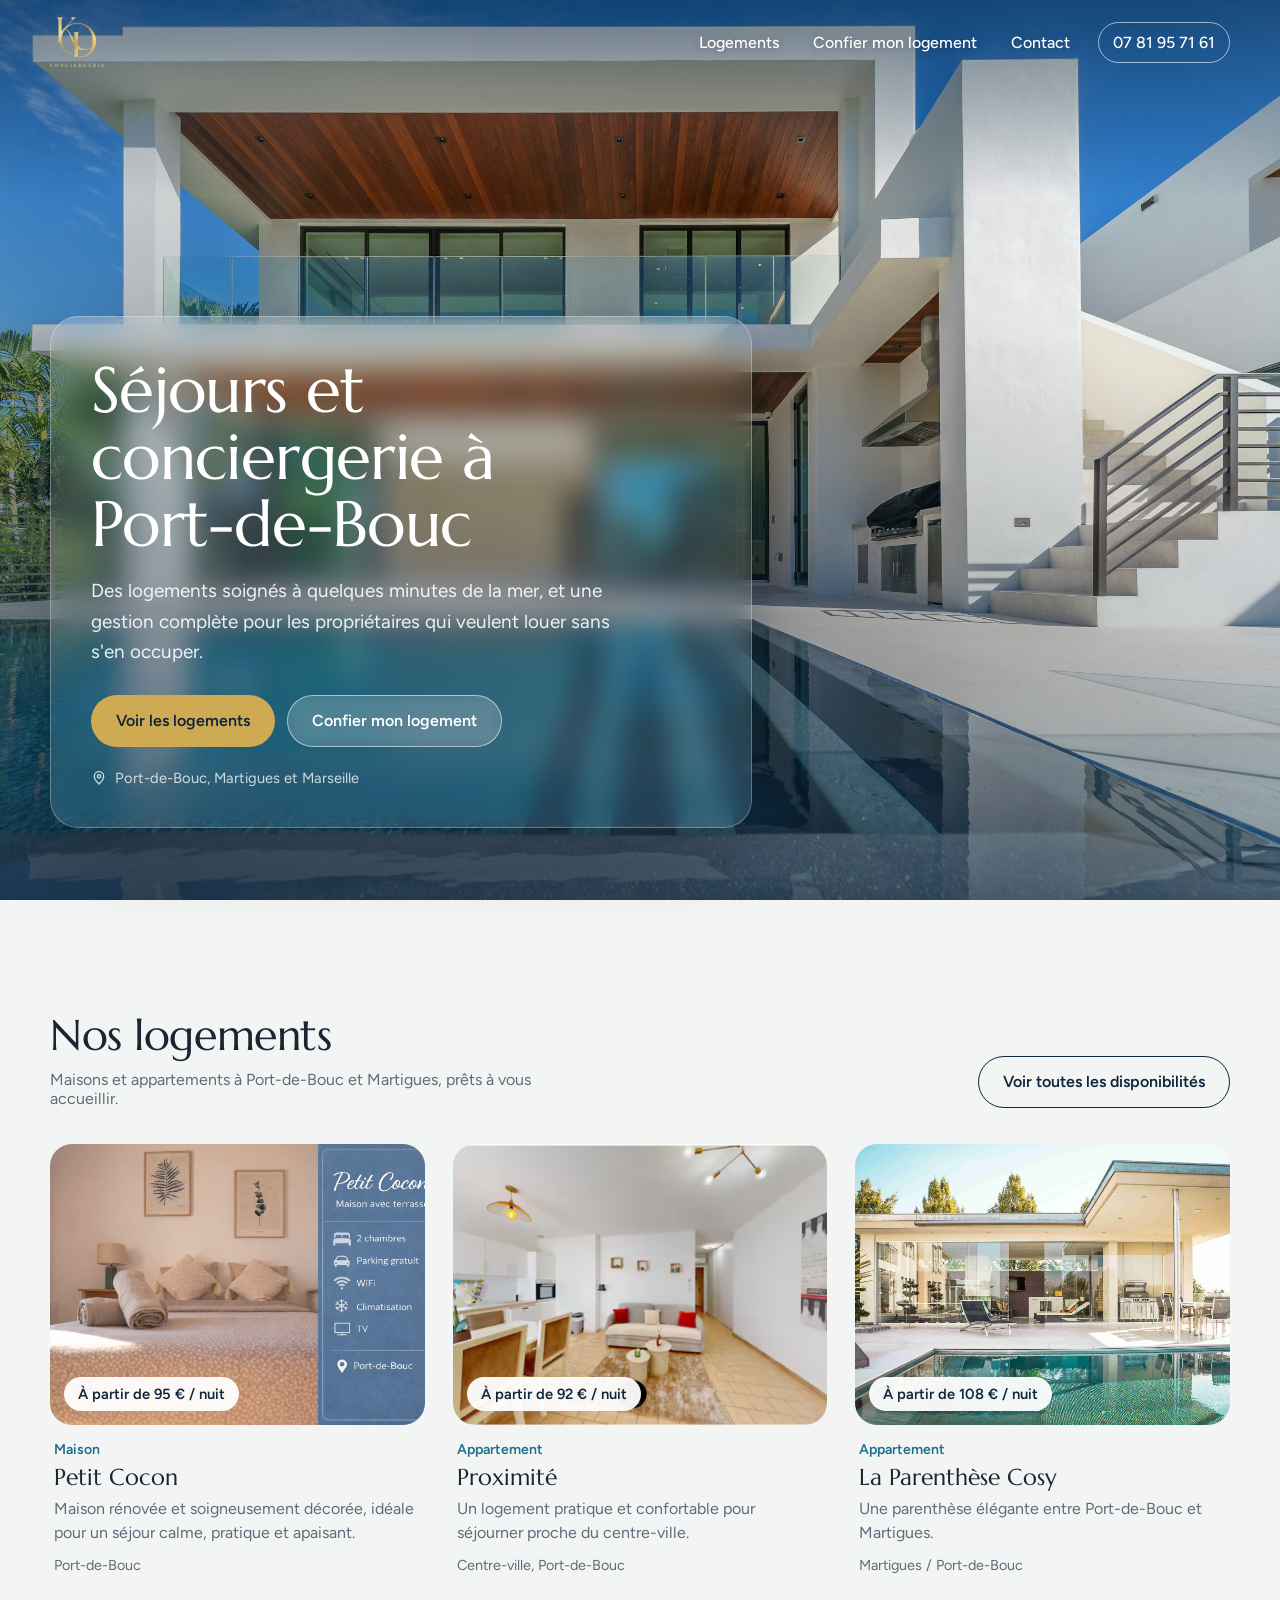
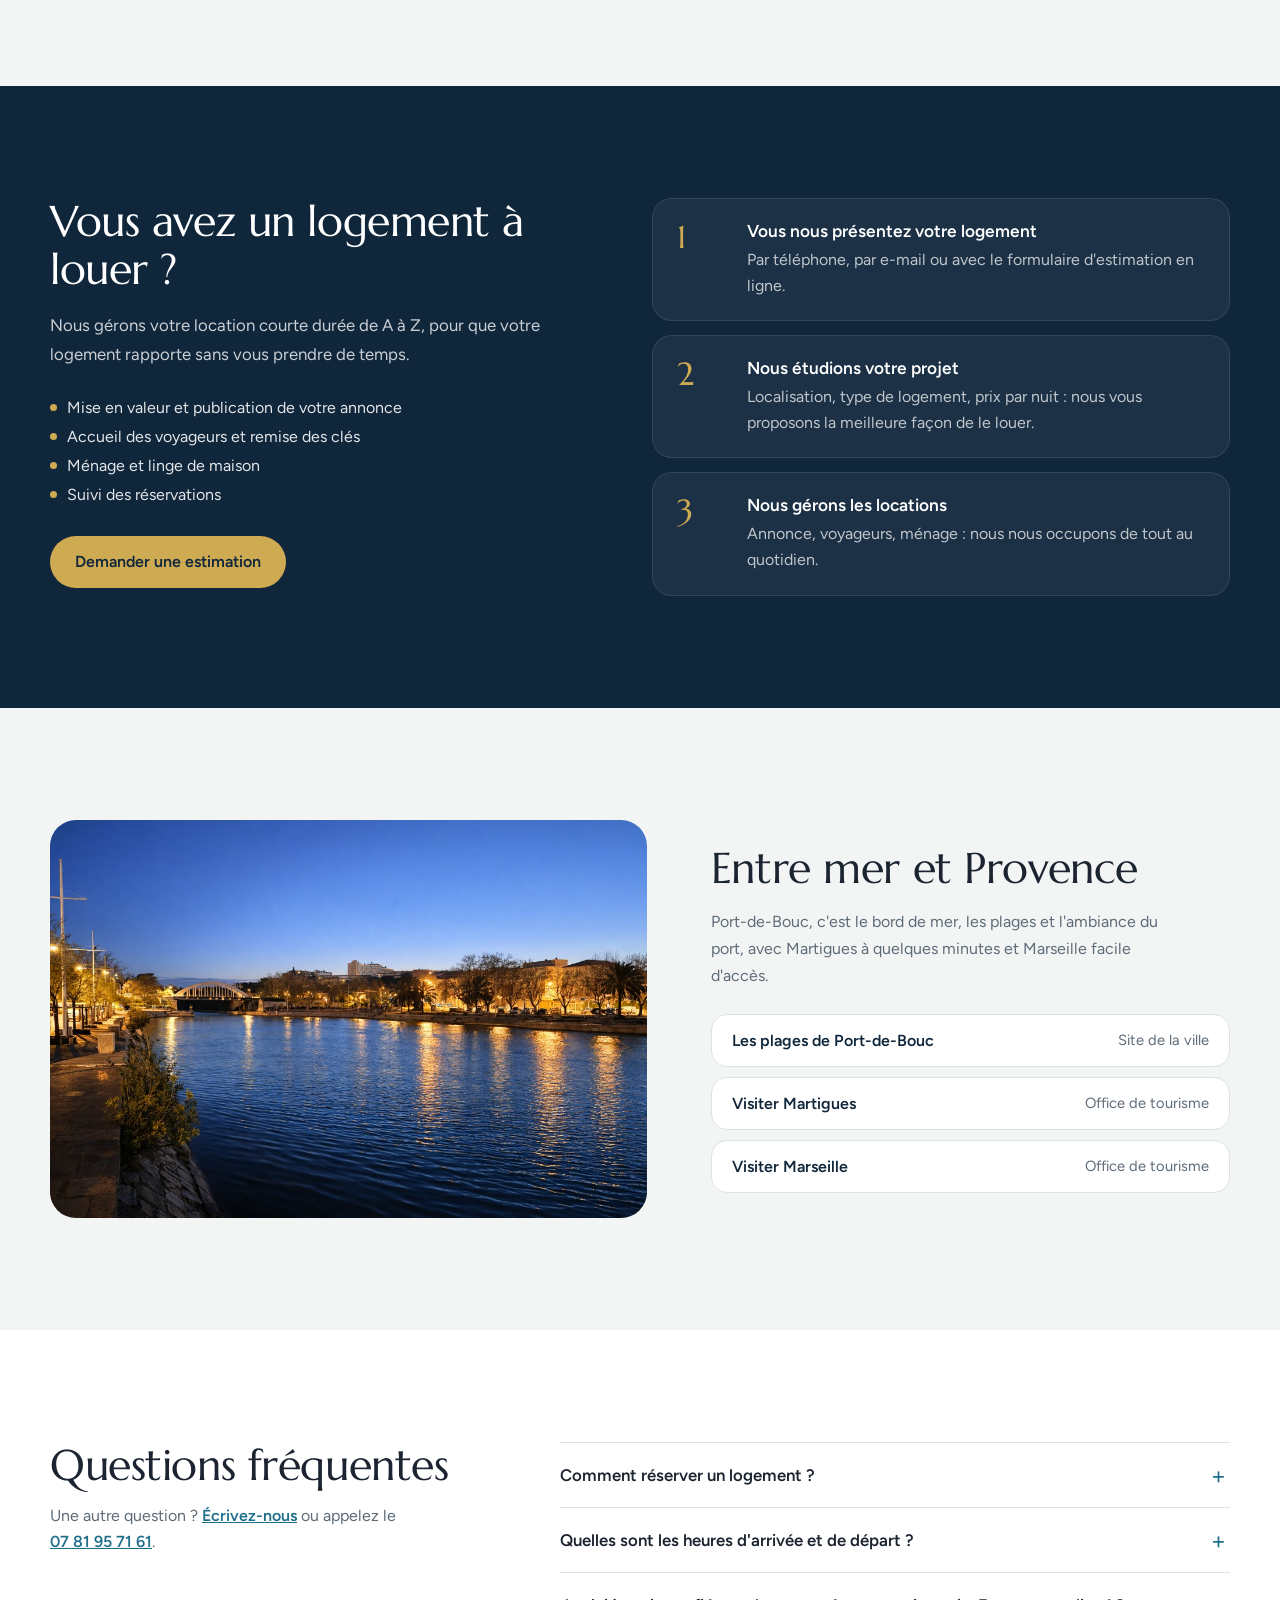
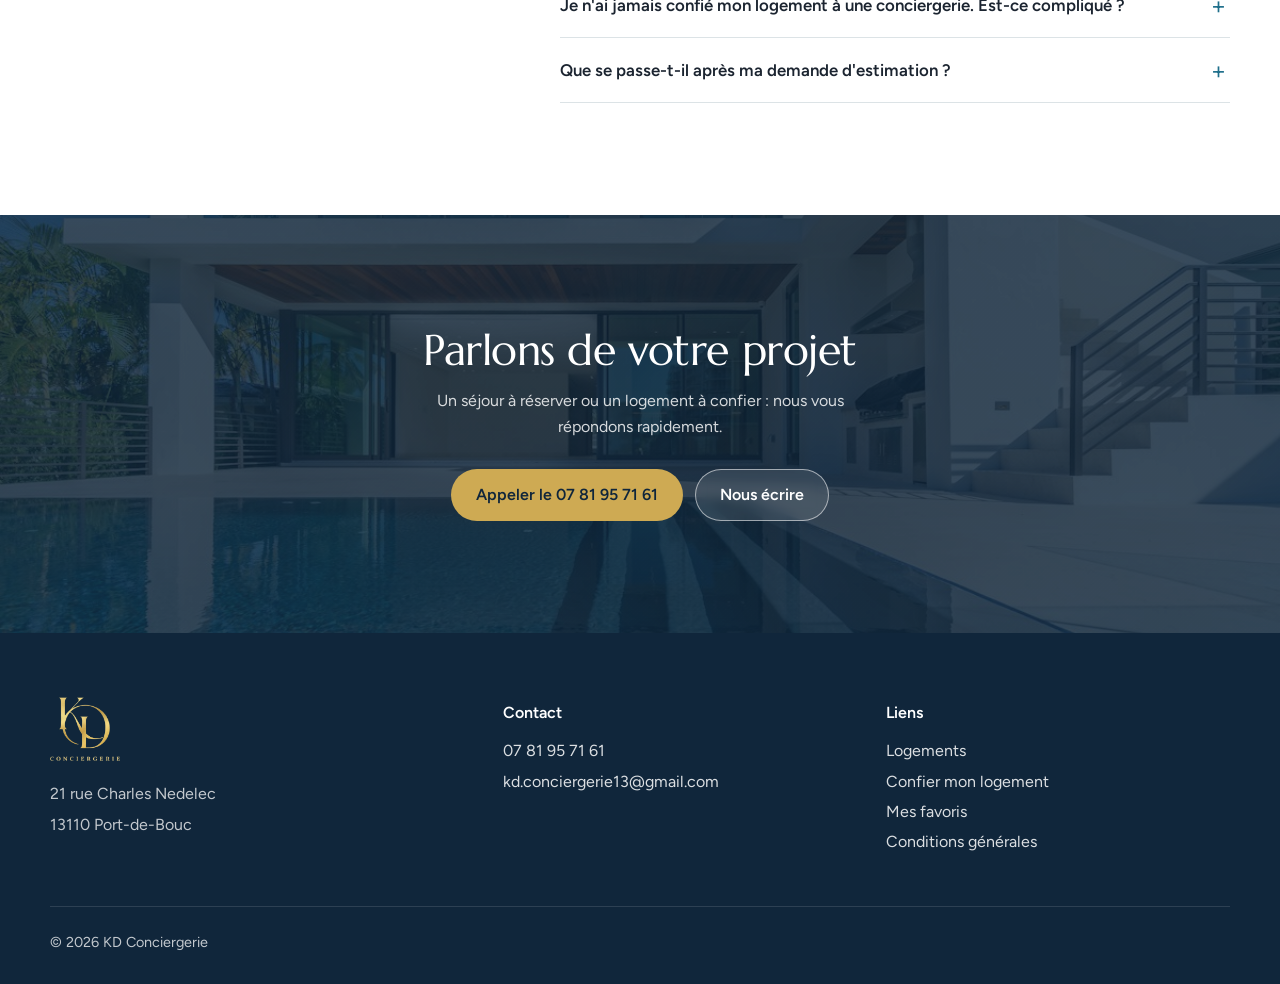
<file: index.html>
<!DOCTYPE html>
<html lang="fr">
<head>
  <meta charset="UTF-8" />
  <meta name="viewport" content="width=device-width, initial-scale=1.0" />
  <title>KD Conciergerie | Séjours et conciergerie à Port-de-Bouc</title>
  <meta name="description" content="Logements soignés près de la mer à Port-de-Bouc et gestion complète de locations courte durée pour les propriétaires." />
  <link rel="icon" href="./Logo.png" />
  <link rel="preconnect" href="https://fonts.googleapis.com" />
  <link rel="preconnect" href="https://fonts.gstatic.com" crossorigin />
  <link href="https://fonts.googleapis.com/css2?family=Figtree:wght@400;500;600;700&family=Marcellus&display=swap" rel="stylesheet" />
  <link rel="preload" as="image" href="./assets/villa-2400.jpg" media="(min-width: 900px)" />
  <link rel="preload" as="image" href="./assets/villa-1200.jpg" media="(max-width: 899px)" />
  <link rel="stylesheet" href="./assets/kd-theme.css?v=1" />
  <style>
    /* ---------- Hero ---------- */
    .hero {
      position: relative;
      min-height: 100svh;
      display: flex;
      align-items: flex-end;
      color: #fff;
      background: var(--kd-ink) url("./assets/villa-1200.jpg") center / cover no-repeat;
      isolation: isolate;
    }
    @media (min-width: 900px) {
      .hero { background-image: url("./assets/villa-2400.jpg"); }
    }
    .hero::before {
      content: "";
      position: absolute;
      inset: 0;
      z-index: -1;
      background:
        linear-gradient(180deg, rgba(16, 38, 59, 0.55) 0%, rgba(16, 38, 59, 0) 22%),
        linear-gradient(20deg, rgba(16, 38, 59, 0.78) 0%, rgba(16, 38, 59, 0.25) 45%, rgba(16, 38, 59, 0) 70%);
    }
    .hero-inner {
      width: min(var(--kd-max), calc(100% - 32px));
      margin: 0 auto;
      padding: 140px 0 clamp(40px, 8vh, 88px);
    }
    .hero-card {
      max-width: 620px;
      padding: clamp(24px, 4vw, 40px);
      border-radius: 28px;
      background: rgba(255, 255, 255, 0.12);
      border: 1px solid rgba(255, 255, 255, 0.28);
      backdrop-filter: blur(14px) saturate(140%);
      -webkit-backdrop-filter: blur(14px) saturate(140%);
      box-shadow: 0 30px 60px rgba(8, 20, 33, 0.25);
    }
    .hero h1 {
      font-family: var(--kd-display);
      font-weight: 400;
      font-size: clamp(2.3rem, 5.4vw, 4rem);
      line-height: 1.05;
      letter-spacing: -0.01em;
      margin: 0 0 18px;
    }
    .hero p {
      margin: 0 0 28px;
      font-size: clamp(1.02rem, 1.6vw, 1.18rem);
      line-height: 1.6;
      color: rgba(255, 255, 255, 0.9);
      max-width: 46ch;
    }
    .nowrap { white-space: nowrap; }
    .hero-actions { display: flex; flex-wrap: wrap; gap: 12px; }
    .hero-place {
      margin-top: 22px;
      font-size: 0.92rem;
      color: rgba(255, 255, 255, 0.78);
      display: flex;
      align-items: center;
      gap: 8px;
    }
    .hero-place svg { flex: none; }

    /* ---------- Sections ---------- */
    .section { padding: clamp(64px, 9vw, 112px) 0; }
    .wrap { width: min(var(--kd-max), calc(100% - 32px)); margin: 0 auto; }
    .section-head {
      display: flex;
      align-items: flex-end;
      justify-content: space-between;
      gap: 24px;
      margin-bottom: 36px;
      flex-wrap: wrap;
    }
    .section-head h2, .owners h2, .area h2, .faq h2, .contact-band h2 {
      font-family: var(--kd-display);
      font-weight: 400;
      font-size: clamp(1.9rem, 3.6vw, 2.7rem);
      line-height: 1.1;
      margin: 0;
    }
    .section-head p { margin: 10px 0 0; color: var(--kd-muted); max-width: 52ch; }

    /* Listings */
    .listings {
      display: grid;
      grid-template-columns: repeat(auto-fill, minmax(280px, 1fr));
      gap: 28px;
    }
    .listing {
      display: flex;
      flex-direction: column;
      color: inherit;
      text-decoration: none;
    }
    .listing-photo {
      position: relative;
      aspect-ratio: 4 / 3;
      border-radius: 22px;
      overflow: hidden;
      background: #dfe6e9;
    }
    .listing-photo img {
      width: 100%;
      height: 100%;
      object-fit: cover;
      transition: transform 0.6s ease;
    }
    .listing:hover .listing-photo img, .listing:focus-visible .listing-photo img { transform: scale(1.04); }
    .listing-price {
      position: absolute;
      left: 14px;
      bottom: 14px;
      padding: 8px 14px;
      border-radius: 999px;
      background: rgba(255, 255, 255, 0.94);
      font-weight: 600;
      font-size: 0.92rem;
      color: var(--kd-ink);
    }
    .listing-body { padding: 16px 4px 0; }
    .listing-type { font-size: 0.88rem; color: var(--kd-sea); font-weight: 600; margin: 0 0 4px; }
    .listing h3 {
      font-family: var(--kd-display);
      font-weight: 400;
      font-size: 1.45rem;
      margin: 0 0 6px;
    }
    .listing-text { margin: 0; color: var(--kd-muted); line-height: 1.55; }
    .listing-loc { margin: 10px 0 0; font-size: 0.9rem; color: var(--kd-muted); }

    /* Owners */
    .owners { background: var(--kd-ink); color: #fff; }
    .owners-grid {
      display: grid;
      grid-template-columns: 1fr 1.1fr;
      gap: clamp(32px, 6vw, 80px);
      align-items: start;
    }
    .owners-lead { margin: 18px 0 30px; color: rgba(255, 255, 255, 0.78); line-height: 1.7; max-width: 46ch; font-size: 1.05rem; }
    .owners-list { list-style: none; margin: 0 0 32px; padding: 0; display: grid; gap: 10px; }
    .owners-list li { display: flex; gap: 10px; align-items: baseline; color: rgba(255, 255, 255, 0.88); }
    .owners-list li::before { content: ""; width: 7px; height: 7px; border-radius: 50%; background: var(--kd-gold); flex: none; transform: translateY(-2px); }
    .steps { list-style: none; margin: 0; padding: 0; display: grid; gap: 14px; counter-reset: step; }
    .steps li {
      counter-increment: step;
      display: grid;
      grid-template-columns: 52px 1fr;
      gap: 18px;
      padding: 22px 24px;
      border-radius: 20px;
      background: rgba(255, 255, 255, 0.05);
      border: 1px solid rgba(255, 255, 255, 0.1);
    }
    .steps li::before {
      content: counter(step);
      font-family: var(--kd-display);
      font-size: 2rem;
      line-height: 1;
      color: var(--kd-gold);
    }
    .steps h3 { margin: 0 0 6px; font-size: 1.08rem; font-weight: 600; }
    .steps p { margin: 0; color: rgba(255, 255, 255, 0.72); line-height: 1.6; }

    /* Area */
    .area-grid {
      display: grid;
      grid-template-columns: 1.15fr 1fr;
      gap: clamp(28px, 5vw, 64px);
      align-items: center;
    }
    .area-photo { border-radius: 26px; overflow: hidden; aspect-ratio: 3 / 2; }
    .area-photo img { width: 100%; height: 100%; object-fit: cover; }
    .area p { color: var(--kd-muted); line-height: 1.7; margin: 16px 0 24px; max-width: 48ch; }
    .area-links { display: grid; gap: 10px; }
    .area-links a {
      display: flex;
      justify-content: space-between;
      align-items: center;
      padding: 16px 20px;
      border-radius: 16px;
      background: #fff;
      border: 1px solid var(--kd-line);
      color: var(--kd-ink);
      text-decoration: none;
      font-weight: 600;
    }
    .area-links a span { font-weight: 400; color: var(--kd-muted); font-size: 0.92rem; }
    .area-links a:hover { border-color: var(--kd-sea); }

    /* FAQ */
    .faq { background: #fff; }
    .faq-grid { display: grid; grid-template-columns: 0.8fr 1.2fr; gap: clamp(28px, 5vw, 72px); }
    .faq-grid > div > p { color: var(--kd-muted); margin: 14px 0 0; line-height: 1.6; }
    .faq-grid > div > p a { color: var(--kd-sea); font-weight: 600; }
    details { border-bottom: 1px solid var(--kd-line); }
    details:first-child { border-top: 1px solid var(--kd-line); }
    summary {
      list-style: none;
      cursor: pointer;
      padding: 22px 40px 22px 0;
      position: relative;
      font-weight: 600;
      font-size: 1.05rem;
    }
    summary::-webkit-details-marker { display: none; }
    summary::after {
      content: "+";
      position: absolute;
      right: 4px;
      top: 50%;
      transform: translateY(-50%);
      font-size: 1.5rem;
      font-weight: 400;
      color: var(--kd-sea);
      transition: transform 0.2s ease;
    }
    details[open] summary::after { transform: translateY(-50%) rotate(45deg); }
    details p { margin: 0 0 22px; color: var(--kd-muted); line-height: 1.7; max-width: 62ch; }

    /* Contact band */
    .contact-band {
      background: linear-gradient(rgba(16, 38, 59, 0.82), rgba(16, 38, 59, 0.82)), url("./assets/villa-1200.jpg") center 70% / cover;
      color: #fff;
      text-align: center;
    }
    .contact-band p { color: rgba(255, 255, 255, 0.82); margin: 14px auto 30px; max-width: 46ch; line-height: 1.6; }
    .contact-band .hero-actions { justify-content: center; }

    @media (max-width: 860px) {
      .owners-grid, .area-grid, .faq-grid { grid-template-columns: 1fr; }
      .hero-inner { padding-top: 120px; }
    }
    @media (prefers-reduced-motion: reduce) {
      .listing-photo img { transition: none; }
    }
  </style>
</head>
<body class="kd-home">
  <header class="kd-header is-transparent" id="kdHeader">
    <div class="kd-header-inner">
      <a class="kd-brand" href="./index.html" aria-label="KD Conciergerie, accueil">
        <img src="./assets/logo-kd.png" alt="KD Conciergerie" width="54" height="50" />
      </a>
      <nav class="kd-nav" id="kdNav" aria-label="Menu principal">
        <a href="./locations.html">Logements</a>
        <a href="./estimation.html">Confier mon logement</a>
        <a href="./contact.html">Contact</a>
        <a class="kd-nav-phone" href="tel:0781957161">07 81 95 71 61</a>
      </nav>
      <button class="kd-menu-btn" id="kdMenuBtn" type="button" aria-label="Ouvrir le menu" aria-expanded="false" aria-controls="kdNav">
        <span></span><span></span>
      </button>
    </div>
  </header>

  <main>
    <section class="hero" id="accueil">
      <div class="hero-inner">
        <div class="hero-card">
          <h1>Séjours et conciergerie à <span class="nowrap">Port-de-Bouc</span></h1>
          <p>Des logements soignés à quelques minutes de la mer, et une gestion complète pour les propriétaires qui veulent louer sans s'en occuper.</p>
          <div class="hero-actions">
            <a class="kd-btn kd-btn-gold" href="#logements">Voir les logements</a>
            <a class="kd-btn kd-btn-glass" href="#proprietaires">Confier mon logement</a>
          </div>
          <div class="hero-place">
            <svg width="16" height="16" viewBox="0 0 24 24" fill="none" stroke="currentColor" stroke-width="2" aria-hidden="true"><path d="M12 21s-7-6.2-7-11.5A7 7 0 0 1 19 9.5C19 14.8 12 21 12 21z"/><circle cx="12" cy="9.5" r="2.5"/></svg>
            Port-de-Bouc, Martigues et Marseille
          </div>
        </div>
      </div>
    </section>

    <section class="section" id="logements">
      <div class="wrap">
        <div class="section-head">
          <div>
            <h2>Nos logements</h2>
            <p>Maisons et appartements à Port-de-Bouc et Martigues, prêts à vous accueillir.</p>
          </div>
          <a class="kd-btn kd-btn-outline" href="./locations.html">Voir toutes les disponibilités</a>
        </div>
        <div class="listings" id="listings"></div>
      </div>
    </section>

    <section class="section owners" id="proprietaires">
      <div class="wrap owners-grid">
        <div>
          <h2>Vous avez un logement à louer ?</h2>
          <p class="owners-lead">Nous gérons votre location courte durée de A à Z, pour que votre logement rapporte sans vous prendre de temps.</p>
          <ul class="owners-list">
            <li>Mise en valeur et publication de votre annonce</li>
            <li>Accueil des voyageurs et remise des clés</li>
            <li>Ménage et linge de maison</li>
            <li>Suivi des réservations</li>
          </ul>
          <a class="kd-btn kd-btn-gold" href="./estimation.html">Demander une estimation</a>
        </div>
        <ol class="steps">
          <li>
            <div>
              <h3>Vous nous présentez votre logement</h3>
              <p>Par téléphone, par e-mail ou avec le formulaire d'estimation en ligne.</p>
            </div>
          </li>
          <li>
            <div>
              <h3>Nous étudions votre projet</h3>
              <p>Localisation, type de logement, prix par nuit : nous vous proposons la meilleure façon de le louer.</p>
            </div>
          </li>
          <li>
            <div>
              <h3>Nous gérons les locations</h3>
              <p>Annonce, voyageurs, ménage : nous nous occupons de tout au quotidien.</p>
            </div>
          </li>
        </ol>
      </div>
    </section>

    <section class="section area" id="alentours">
      <div class="wrap area-grid">
        <div class="area-photo">
          <img src="./images/port-de-bouc-night.png" alt="Le port de Port-de-Bouc le soir" loading="lazy" />
        </div>
        <div>
          <h2>Entre mer et Provence</h2>
          <p>Port-de-Bouc, c'est le bord de mer, les plages et l'ambiance du port, avec Martigues à quelques minutes et Marseille facile d'accès.</p>
          <div class="area-links">
            <a href="https://www.portdebouc.fr/plages" target="_blank" rel="noopener">Les plages de Port-de-Bouc <span>Site de la ville</span></a>
            <a href="https://www.martigues-tourisme.com/decouvrir-incontournables-martigues.html" target="_blank" rel="noopener">Visiter Martigues <span>Office de tourisme</span></a>
            <a href="https://www.marseille-tourisme.com/decouvrez-marseille/incontournables/" target="_blank" rel="noopener">Visiter Marseille <span>Office de tourisme</span></a>
          </div>
        </div>
      </div>
    </section>

    <section class="section faq" id="faq">
      <div class="wrap faq-grid">
        <div>
          <h2>Questions fréquentes</h2>
          <p>Une autre question ? <a href="./contact.html">Écrivez-nous</a> ou appelez le <a class="nowrap" href="tel:0781957161">07 81 95 71 61</a>.</p>
        </div>
        <div>
          <details>
            <summary>Comment réserver un logement ?</summary>
            <p>Choisissez un logement, indiquez vos dates et le nombre de voyageurs, puis payez en ligne par carte ou par virement. Vous recevez la confirmation par e-mail.</p>
          </details>
          <details>
            <summary>Quelles sont les heures d'arrivée et de départ ?</summary>
            <p>Les arrivées se font en général entre 17 h et 20 h et les départs avant 10 h. Nous vous contactons quelques jours avant votre séjour pour confirmer l'heure.</p>
          </details>
          <details>
            <summary>Je n'ai jamais confié mon logement à une conciergerie. Est-ce compliqué ?</summary>
            <p>Non. Nous vous expliquons chaque étape et nous prenons en charge l'annonce, les voyageurs et l'entretien. Vous n'avez besoin d'aucune expérience.</p>
          </details>
          <details>
            <summary>Que se passe-t-il après ma demande d'estimation ?</summary>
            <p>Nous vous recontactons rapidement pour faire le point sur votre logement et vous proposer la meilleure façon de le louer.</p>
          </details>
        </div>
      </div>
    </section>

    <section class="section contact-band" id="contact">
      <div class="wrap">
        <h2>Parlons de votre projet</h2>
        <p>Un séjour à réserver ou un logement à confier : nous vous répondons rapidement.</p>
        <div class="hero-actions">
          <a class="kd-btn kd-btn-gold" href="tel:0781957161">Appeler le 07 81 95 71 61</a>
          <a class="kd-btn kd-btn-glass" href="./contact.html">Nous écrire</a>
        </div>
      </div>
    </section>
  </main>

  <footer class="kd-footer">
    <div class="kd-footer-inner">
      <div>
        <img src="./assets/logo-kd.png" alt="KD Conciergerie" width="70" height="64" />
        <p>21 rue Charles Nedelec<br />13110 Port-de-Bouc</p>
      </div>
      <div>
        <h3>Contact</h3>
        <p><a href="tel:0781957161">07 81 95 71 61</a><br /><a href="mailto:kd.conciergerie13@gmail.com">kd.conciergerie13@gmail.com</a></p>
      </div>
      <div>
        <h3>Liens</h3>
        <p><a href="./locations.html">Logements</a><br /><a href="./estimation.html">Confier mon logement</a><br /><a href="./favoris.html">Mes favoris</a><br /><a href="./conditions-generales.html">Conditions générales</a></p>
      </div>
    </div>
    <p class="kd-footer-copy">© 2026 KD Conciergerie</p>
  </footer>

  <script src="./locations-data.js?v=2"></script>
  <script>
    (function () {
      const header = document.getElementById("kdHeader");
      const onScroll = () => header.classList.toggle("is-solid", window.scrollY > 40);
      onScroll();
      window.addEventListener("scroll", onScroll, { passive: true });

      const btn = document.getElementById("kdMenuBtn");
      const nav = document.getElementById("kdNav");
      btn.addEventListener("click", () => {
        const open = nav.classList.toggle("is-open");
        header.classList.toggle("menu-open", open);
        btn.setAttribute("aria-expanded", String(open));
        btn.setAttribute("aria-label", open ? "Fermer le menu" : "Ouvrir le menu");
      });
      nav.addEventListener("click", (e) => {
        if (e.target.closest("a")) {
          nav.classList.remove("is-open");
          header.classList.remove("menu-open");
          btn.setAttribute("aria-expanded", "false");
        }
      });

      const SUPABASE_URL = "https://uaggcyfpviijylhqwihb.supabase.co";
      const SUPABASE_KEY = "eyJhbGciOiJIUzI1NiIsInR5cCI6IkpXVCJ9.eyJpc3MiOiJzdXBhYmFzZSIsInJlZiI6InVhZ2djeWZwdmlpanlsaHF3aWhiIiwicm9sZSI6ImFub24iLCJpYXQiOjE3NjY1NjY4ODAsImV4cCI6MjA4MjE0Mjg4MH0.3gOA-uajhVNqmbDqQFdYXvPkx-V3syVQ03Yh5SssA5Y";
      const HOME_COUNT = 6;
      const LOCAL_PHOTOS = [
        { match: ["petit", "cocon"], src: "./Petit cocon/Pcocon1.png?v=4" },
        { match: ["proximit"], src: "./Proxi/Proxi 1.png" }
      ];

      const titleCase = (s) => s.toLocaleLowerCase("fr-FR").replace(/(^|[\s'’-])(\p{L})/gu, (m, a, b) => a + b.toLocaleUpperCase("fr-FR"));
      const esc = (s) => String(s ?? "").replace(/[&<>"]/g, (c) => ({ "&": "&amp;", "<": "&lt;", ">": "&gt;", '"': "&quot;" }[c]));
      const strip = (s) => s.normalize("NFD").replace(/[̀-ͯ]/g, "").toLowerCase();
      const priceLabel = (p) => (p ? `À partir de ${Math.round(Number(p))} € / nuit` : "Prix sur demande");

      // « PETIT COCON » maison cosy avec terrasse -> { name: "Petit Cocon", tagline: "Maison cosy avec terrasse" }
      const splitTitle = (raw) => {
        const t = String(raw || "").trim();
        const m = t.match(/^[«"“]\s*(.+?)\s*[»"”]\s*(.*)$/);
        const name = titleCase(m ? m[1] : t);
        const rest = m ? m[2].trim() : "";
        return { name, tagline: rest ? rest.charAt(0).toUpperCase() + rest.slice(1) : "" };
      };

      const photoFor = (row) => {
        const key = strip(row.title || "");
        const local = LOCAL_PHOTOS.find((p) => p.match.every((w) => key.includes(w)));
        if (local) return local.src;
        const remote = [row.image_url, ...(row.images || [])].find((u) => /^https?:\/\//.test(u || ""));
        return remote || "";
      };

      const cleanPlace = (loc) => {
        const s = String(loc || "");
        if (/martigues/i.test(s)) return "Martigues";
        if (/port[\s-]*de[\s-]*bouc/i.test(s)) return "Port-de-Bouc";
        return s;
      };

      const card = (l) => `
        <a class="listing" href="${esc(l.href)}">
          <div class="listing-photo">
            ${l.photo ? `<img src="${esc(encodeURI(l.photo))}" alt="${esc(l.name)}" loading="lazy" />` : ""}
            <span class="listing-price">${esc(l.price)}</span>
          </div>
          <div class="listing-body">
            ${l.type ? `<p class="listing-type">${esc(l.type)}</p>` : ""}
            <h3>${esc(l.name)}</h3>
            ${l.text ? `<p class="listing-text">${esc(l.text)}</p>` : ""}
            ${l.place ? `<p class="listing-loc">${esc(l.place)}</p>` : ""}
          </div>
        </a>`;

      const list = document.getElementById("listings");

      const fromLocalData = () =>
        (window.KD_LOCATIONS || []).map((l) => ({
          href: `./location-detail.html?id=${encodeURIComponent(l.id)}`,
          photo: l.heroImage,
          price: priceLabel(l.priceValue),
          type: l.type,
          name: titleCase(l.title),
          text: l.teaser,
          place: l.location
        }));

      const render = (items) => {
        if (!items.length) {
          list.innerHTML = '<p>Retrouvez tous nos logements sur la page <a href="./locations.html">Logements</a>.</p>';
          return;
        }
        list.innerHTML = items.slice(0, HOME_COUNT).map(card).join("");
      };

      fetch(`${SUPABASE_URL}/rest/v1/properties?select=id,title,type,location,price,image_url,images,max_guests,bedrooms&order=created_at.desc`, {
        headers: { apikey: SUPABASE_KEY, Authorization: `Bearer ${SUPABASE_KEY}`, Accept: "application/json" }
      })
        .then((r) => (r.ok ? r.json() : Promise.reject(r.status)))
        .then((rows) => {
          const items = (Array.isArray(rows) ? rows : [])
            .map((row) => {
              const { name, tagline } = splitTitle(row.title);
              const details = [row.bedrooms ? `${row.bedrooms} chambre${row.bedrooms > 1 ? "s" : ""}` : "", row.max_guests ? `${row.max_guests} voyageurs` : ""].filter(Boolean).join(", ");
              return {
                href: `./location-detail.html?id=${encodeURIComponent(row.id)}`,
                photo: photoFor(row),
                price: priceLabel(row.price),
                type: details,
                name,
                text: tagline,
                place: cleanPlace(row.location)
              };
            })
            .filter((l) => l.photo);
          render(items.length ? items : fromLocalData());
        })
        .catch(() => render(fromLocalData()));
    })();
  </script>
</body>
</html>
</file>
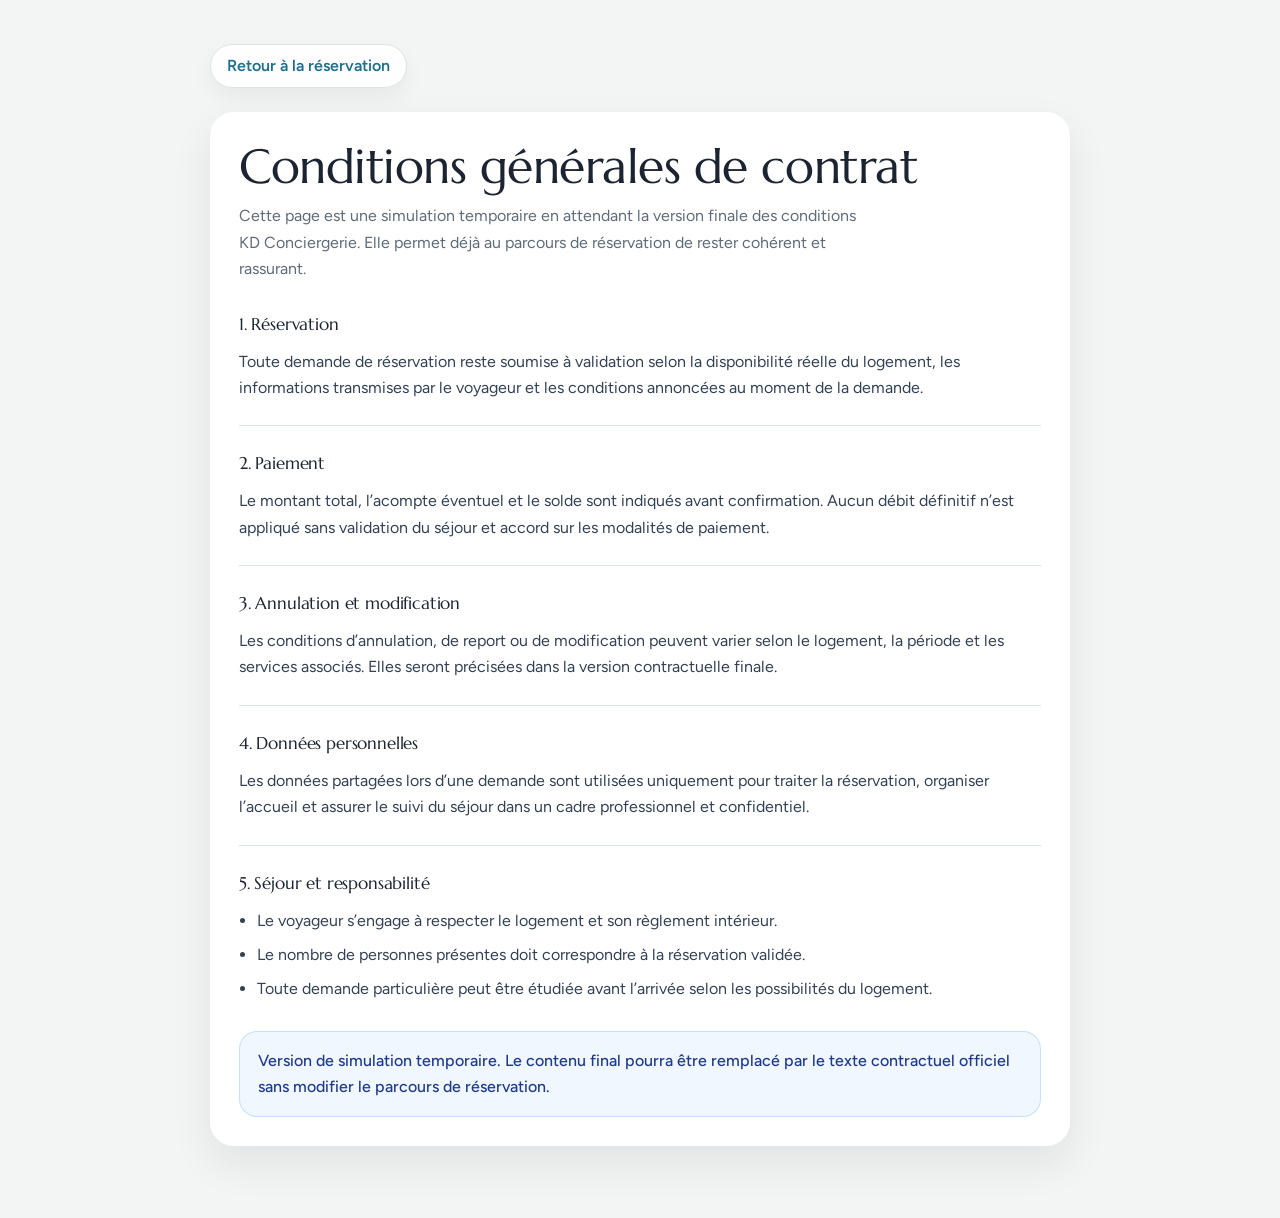
<file: conditions-generales.html>
<!DOCTYPE html>
<html lang="fr">
<head>
  <meta charset="UTF-8" />
  <meta name="viewport" content="width=device-width, initial-scale=1.0" />
  <meta name="description" content="Conditions générales de contrat KD Conciergerie." />
  <title>Conditions générales de contrat | KD Conciergerie</title>
  <link rel="icon" type="image/png" href="./Logo.png" />
  <link rel="preconnect" href="https://fonts.googleapis.com" />
  <link rel="preconnect" href="https://fonts.gstatic.com" crossorigin />
  <link href="https://fonts.googleapis.com/css2?family=Inter:wght@300;400;500;600;700;800&display=swap" rel="stylesheet" />
  <style>
    :root {
      --bg: #f8fafc;
      --surface: rgba(255, 255, 255, 0.96);
      --text: #0f172a;
      --muted: #64748b;
      --line: rgba(226, 232, 240, 0.9);
      --blue: #1e40af;
      --shadow: 0 18px 40px rgba(15, 23, 42, 0.08);
      --radius: 24px;
      --max: 860px;
    }

    * {
      box-sizing: border-box;
      margin: 0;
      padding: 0;
    }

    body {
      font-family: "Inter", sans-serif;
      background:
        radial-gradient(circle at top left, rgba(30, 64, 175, 0.05), transparent 28%),
        radial-gradient(circle at bottom right, rgba(15, 118, 110, 0.05), transparent 24%),
        var(--bg);
      color: var(--text);
      line-height: 1.65;
    }

    .container {
      width: min(92%, var(--max));
      margin: 0 auto;
      padding: 32px 0 72px;
    }

    .topbar {
      padding: 12px 0 24px;
    }

    .back-link {
      display: inline-flex;
      align-items: center;
      min-height: 44px;
      padding: 0 16px;
      border-radius: 999px;
      background: rgba(255, 255, 255, 0.92);
      border: 1px solid var(--line);
      box-shadow: 0 10px 22px rgba(15, 23, 42, 0.05);
      color: var(--text);
      text-decoration: none;
      font-weight: 600;
    }

    .card {
      background: var(--surface);
      border: 1px solid rgba(255, 255, 255, 0.7);
      border-radius: var(--radius);
      box-shadow: var(--shadow);
      padding: 28px;
    }

    h1 {
      font-size: clamp(2rem, 4vw, 3rem);
      line-height: 1.05;
      margin-bottom: 12px;
    }

    .lead {
      color: var(--muted);
      margin-bottom: 28px;
      max-width: 62ch;
    }

    .section + .section {
      margin-top: 24px;
      padding-top: 24px;
      border-top: 1px solid var(--line);
    }

    h2 {
      font-size: 1.06rem;
      margin-bottom: 10px;
    }

    p {
      color: #334155;
    }

    ul {
      padding-left: 18px;
      color: #334155;
    }

    li + li {
      margin-top: 8px;
    }

    .notice {
      margin-top: 28px;
      padding: 16px 18px;
      border-radius: 18px;
      background: rgba(239, 246, 255, 0.85);
      border: 1px solid rgba(191, 219, 254, 0.85);
      color: #1e3a8a;
      font-weight: 500;
    }

    @media (max-width: 720px) {
      .container {
        padding: 20px 0 56px;
      }

      .card {
        padding: 22px 18px;
        border-radius: 22px;
      }
    }
  </style>
  <link rel="preconnect" href="https://fonts.googleapis.com" />
  <link rel="preconnect" href="https://fonts.gstatic.com" crossorigin />
  <link href="https://fonts.googleapis.com/css2?family=Figtree:wght@400;500;600;700&family=Marcellus&display=swap" rel="stylesheet" />
  <link rel="stylesheet" href="./assets/kd-theme.css?v=1" />
</head>
<body>
  <main class="container">
    <div class="topbar">
      <a class="back-link" href="./reservation.html">Retour à la réservation</a>
    </div>

    <section class="card">
      <h1>Conditions générales de contrat</h1>
      <p class="lead">Cette page est une simulation temporaire en attendant la version finale des conditions KD Conciergerie. Elle permet déjà au parcours de réservation de rester cohérent et rassurant.</p>

      <div class="section">
        <h2>1. Réservation</h2>
        <p>Toute demande de réservation reste soumise à validation selon la disponibilité réelle du logement, les informations transmises par le voyageur et les conditions annoncées au moment de la demande.</p>
      </div>

      <div class="section">
        <h2>2. Paiement</h2>
        <p>Le montant total, l’acompte éventuel et le solde sont indiqués avant confirmation. Aucun débit définitif n’est appliqué sans validation du séjour et accord sur les modalités de paiement.</p>
      </div>

      <div class="section">
        <h2>3. Annulation et modification</h2>
        <p>Les conditions d’annulation, de report ou de modification peuvent varier selon le logement, la période et les services associés. Elles seront précisées dans la version contractuelle finale.</p>
      </div>

      <div class="section">
        <h2>4. Données personnelles</h2>
        <p>Les données partagées lors d’une demande sont utilisées uniquement pour traiter la réservation, organiser l’accueil et assurer le suivi du séjour dans un cadre professionnel et confidentiel.</p>
      </div>

      <div class="section">
        <h2>5. Séjour et responsabilité</h2>
        <ul>
          <li>Le voyageur s’engage à respecter le logement et son règlement intérieur.</li>
          <li>Le nombre de personnes présentes doit correspondre à la réservation validée.</li>
          <li>Toute demande particulière peut être étudiée avant l’arrivée selon les possibilités du logement.</li>
        </ul>
      </div>

      <div class="notice">Version de simulation temporaire. Le contenu final pourra être remplacé par le texte contractuel officiel sans modifier le parcours de réservation.</div>
    </section>
  </main>
</body>
</html>
</file>
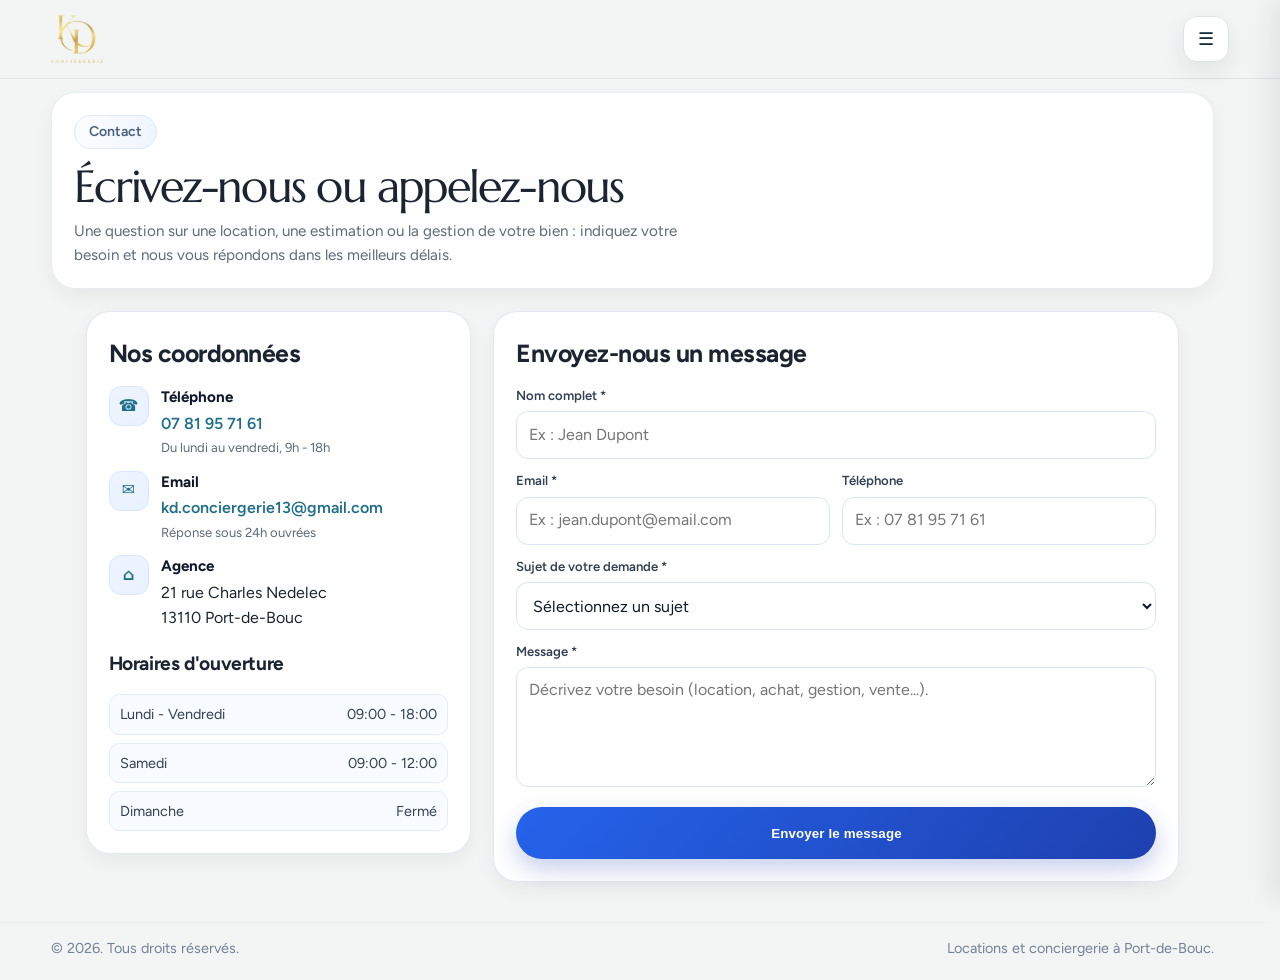
<file: contact.html>
<!DOCTYPE html>
<html lang="fr">
<head>
  <meta charset="UTF-8" />
  <meta name="viewport" content="width=device-width, initial-scale=1.0" />
  <meta name="description" content="Contact KD Conciergerie — coordonnées, horaires et formulaire pour votre demande." />
  <title>Contact | KD Conciergerie</title>
  <link rel="icon" type="image/png" href="./Logo.png" />
  <link rel="preconnect" href="https://fonts.googleapis.com" />
  <link rel="preconnect" href="https://fonts.gstatic.com" crossorigin />
  <link href="https://fonts.googleapis.com/css2?family=Inter:wght@300;400;500;600;700;800&display=swap" rel="stylesheet" />
  <link href="https://fonts.cdnfonts.com/css/signatura" rel="stylesheet" />
  <style>
    :root {
      --bg: #f8fafc;
      --surface: #ffffff;
      --surface-strong: #ffffff;
      --text: #1f2937;
      --muted: #5b6878;
      --line: #e6ebf2;
      --blue: #1e40af;
      --blue-deep: #0f234f;
      --green: #0f766e;
      --shadow-soft: 0 8px 20px rgba(15, 23, 42, 0.05);
      --shadow-hover: 0 18px 34px rgba(15, 23, 42, 0.1);
      --radius: 16px;
      --radius-lg: 24px;
      --space-1: 8px;
      --space-2: 16px;
      --space-3: 24px;
      --space-4: 32px;
      --space-5: 48px;
      --space-6: 64px;
      --max: 1200px;
      --site-header-h: 80px;
    }

    * {
      box-sizing: border-box;
      margin: 0;
      padding: 0;
    }

    html {
      scroll-behavior: smooth;
      scrollbar-gutter: stable;
      overflow-x: hidden;
      max-width: 100%;
    }

    body {
      font-family: "Inter", sans-serif;
      background:
        radial-gradient(circle at top left, rgba(30, 64, 175, 0.05), transparent 28%),
        radial-gradient(circle at bottom right, rgba(15, 118, 110, 0.05), transparent 22%),
        var(--bg);
      color: var(--text);
      line-height: 1.55;
      -webkit-font-smoothing: antialiased;
      text-rendering: optimizeLegibility;
      opacity: 0;
      transition: opacity 0.28s ease;
      overflow-x: hidden;
      max-width: 100%;
    }

    body.page-ready {
      opacity: 1;
    }

    body.page-leaving {
      opacity: 0;
    }

    body.sidebar-open {
      overflow: hidden;
    }

    a,
    button {
      -webkit-tap-highlight-color: transparent;
    }

    a {
      color: inherit;
      text-decoration: none;
    }

    img {
      display: block;
      width: 100%;
      max-width: 100%;
    }

    .container {
      width: min(92%, var(--max));
      margin: 0 auto;
    }

    header {
      position: fixed;
      top: 0;
      left: 0;
      right: 0;
      z-index: 40;
      background: transparent;
    }

    .nav {
      min-height: 78px;
      display: flex;
      align-items: center;
      justify-content: space-between;
      gap: var(--space-2);
    }

    .brand {
      display: flex;
      align-items: center;
      gap: 12px;
    }

    .brand-logo {
      width: 58px;
      height: 58px;
      object-fit: contain;
      border-radius: var(--radius);
      background: transparent;
      padding: 5px;
      border: none;
      box-shadow: none;
    }

    .brand-name,
    .brand-initials,
    .brand-word {
      display: none !important;
    }

    .nav-links {
      position: fixed;
      top: 0;
      right: 0;
      width: min(86vw, 360px);
      height: 100dvh;
      height: 100vh;
      padding: 96px 18px 30px;
      background: rgba(245, 248, 251, 0.94);
      backdrop-filter: blur(20px);
      -webkit-backdrop-filter: blur(20px);
      border-left: 1px solid rgba(230, 235, 242, 0.9);
      box-shadow: -10px 0 24px rgba(15, 23, 42, 0.08);
      display: flex;
      flex-direction: column;
      gap: 12px;
      transform: translate3d(100%, 0, 0);
      pointer-events: none;
      transition: transform 0.34s cubic-bezier(0.22, 1, 0.36, 1);
      z-index: 39;
      overflow-y: auto;
    }

    .nav-links.active {
      transform: translate3d(0, 0, 0);
      pointer-events: auto;
    }

    .nav-links a {
      display: flex;
      align-items: center;
      width: 100%;
      min-height: 64px;
      padding: 0 20px;
      border-radius: var(--radius);
      background: rgba(255, 255, 255, 0.76);
      border: 1px solid rgba(30, 64, 175, 0.08);
      font-weight: 500;
      transition: transform 0.22s ease, background 0.22s ease, border-color 0.22s ease, color 0.22s ease;
    }

    .nav-links a:hover,
    .nav-links a.is-active {
      transform: translateX(-2px);
      background: rgba(30, 64, 175, 0.08);
      border-color: rgba(30, 64, 175, 0.16);
      color: var(--blue);
    }

    .menu-btn {
      display: inline-grid;
      place-items: center;
      width: 46px;
      height: 46px;
      border-radius: 14px;
      border: 1px solid rgba(221, 228, 239, 0.96);
      background: rgba(255, 255, 255, 0.96);
      cursor: pointer;
      font-size: 1.1rem;
      color: #0f172a;
      box-shadow: 0 10px 24px rgba(15, 23, 42, 0.08);
    }

    .sidebar-overlay {
      position: fixed;
      inset: 0;
      background: rgba(15, 23, 42, 0.32);
      opacity: 0;
      pointer-events: none;
      transition: opacity 0.24s ease;
      z-index: 38;
    }

    .sidebar-overlay.active {
      opacity: 1;
      pointer-events: auto;
    }

    main {
      padding: calc(var(--site-header-h) + 12px) 0 40px;
      min-width: 0;
      max-width: 100%;
    }

    .page-hero {
      background: rgba(255, 255, 255, 0.9);
      border: 1px solid rgba(230, 235, 242, 0.96);
      border-radius: 24px;
      box-shadow: var(--shadow-soft);
      padding: 22px 22px 20px;
      margin-bottom: 22px;
    }

    .page-hero .eyebrow {
      display: inline-flex;
      align-items: center;
      min-height: 34px;
      padding: 0 14px;
      border-radius: 999px;
      background: linear-gradient(90deg, #fcfdff, #eff5ff);
      border: 1px solid #dfe8f6;
      color: #49607f;
      font-size: 0.88rem;
      font-weight: 600;
      margin-bottom: 14px;
    }

    .page-hero h1 {
      font-size: clamp(1.9rem, 3.6vw, 2.8rem);
      line-height: 1.06;
      letter-spacing: -0.04em;
      margin-bottom: 10px;
    }

    .page-hero .hero-text {
      max-width: 640px;
      color: var(--muted);
      font-size: 0.95rem;
    }

    .contact-shell {
      width: min(94%, var(--max));
      margin: 0 auto;
      display: grid;
      grid-template-columns: minmax(280px, 0.9fr) minmax(0, 1.6fr);
      gap: 22px;
      align-items: start;
    }

    .contact-panel,
    .contact-form-panel {
      background: var(--surface-strong);
      border: 1px solid rgba(226, 232, 240, 0.92);
      border-radius: var(--radius-lg);
      box-shadow: var(--shadow-soft);
      padding: 22px;
    }

    .contact-panel h3,
    .contact-form-panel h3 {
      font-size: 1.55rem;
      margin-bottom: 14px;
      letter-spacing: -0.02em;
    }

    .contact-list {
      display: grid;
      gap: 12px;
      margin-top: 8px;
    }

    .contact-row {
      display: grid;
      grid-template-columns: 40px minmax(0, 1fr);
      gap: 12px;
      align-items: start;
    }

    .contact-row-icon {
      width: 40px;
      height: 40px;
      border-radius: 12px;
      background: linear-gradient(145deg, #eef4ff, #e8f2ff);
      border: 1px solid #d8e7ff;
      display: grid;
      place-items: center;
      color: var(--blue);
      font-weight: 700;
    }

    .contact-row strong {
      display: block;
      color: #0f172a;
      font-size: 0.95rem;
      margin-bottom: 2px;
    }

    .contact-row small {
      display: block;
      color: var(--muted);
      font-size: 0.82rem;
      margin-top: 2px;
    }

    .contact-row a {
      color: var(--blue);
      font-weight: 600;
    }

    .hours-grid {
      margin-top: 16px;
      display: grid;
      gap: 8px;
    }

    .hours-grid div {
      display: flex;
      justify-content: space-between;
      gap: 12px;
      font-size: 0.9rem;
      color: #334155;
      padding: 8px 10px;
      border-radius: 10px;
      background: #f8fbff;
      border: 1px solid #e3edf8;
    }

    .contact-form {
      display: grid;
      gap: 12px;
    }

    .contact-form-grid {
      display: grid;
      grid-template-columns: repeat(2, minmax(0, 1fr));
      gap: 12px;
    }

    .contact-form .field-full {
      grid-column: 1 / -1;
    }

    .contact-form label {
      display: block;
      font-size: 0.82rem;
      font-weight: 600;
      color: #334155;
      margin-bottom: 5px;
    }

    .contact-form input,
    .contact-form select,
    .contact-form textarea {
      width: 100%;
      min-height: 48px;
      border-radius: 12px;
      border: 1px solid #d9e5f2;
      background: #fff;
      padding: 10px 12px;
      font: inherit;
      color: #0f172a;
      transition: border-color 0.2s ease, box-shadow 0.2s ease;
    }

    .contact-form textarea {
      min-height: 120px;
      resize: vertical;
    }

    .contact-form input:focus,
    .contact-form select:focus,
    .contact-form textarea:focus {
      outline: none;
      border-color: rgba(31, 79, 214, 0.45);
      box-shadow: 0 0 0 3px rgba(31, 79, 214, 0.08);
    }

    .contact-submit {
      min-height: 52px;
      border-radius: 999px;
      border: none;
      background: linear-gradient(130deg, #2563eb, #1e40af);
      color: #fff;
      font-weight: 700;
      letter-spacing: 0.01em;
      cursor: pointer;
      box-shadow: 0 10px 24px rgba(30, 64, 175, 0.25);
      transition: transform 0.2s ease, box-shadow 0.2s ease;
    }

    .contact-submit:hover {
      transform: translateY(-1px);
      box-shadow: 0 14px 26px rgba(30, 64, 175, 0.28);
    }

    footer {
      padding: 14px 0 20px;
      border-top: 1px solid rgba(230, 235, 242, 0.92);
    }

    .footer-row {
      display: flex;
      justify-content: space-between;
      gap: var(--space-2);
      color: #728195;
      font-size: 0.9rem;
    }

    .ui-feedback {
      position: fixed;
      left: 50%;
      bottom: 24px;
      transform: translateX(-50%) translateY(18px);
      min-height: 42px;
      padding: 0 16px;
      border-radius: 999px;
      display: inline-flex;
      align-items: center;
      justify-content: center;
      background: rgba(15, 23, 42, 0.9);
      color: #fff;
      font-size: 0.88rem;
      font-weight: 600;
      box-shadow: 0 12px 26px rgba(15, 23, 42, 0.2);
      opacity: 0;
      pointer-events: none;
      transition: opacity 0.22s ease-in-out, transform 0.22s ease-in-out;
      z-index: 90;
      backdrop-filter: blur(12px);
    }

    .ui-feedback.visible {
      opacity: 1;
      transform: translateX(-50%) translateY(0);
    }

    @media (max-width: 980px) {
      .contact-shell {
        grid-template-columns: 1fr;
      }

      .contact-form-grid {
        grid-template-columns: 1fr;
      }
    }

    @media (max-width: 720px) {
      main {
        padding: calc(var(--site-header-h) + 8px) 0 28px;
      }

      .contact-panel,
      .contact-form-panel {
        padding: 16px;
        border-radius: 16px;
      }

      .footer-row {
        flex-direction: column;
      }
    }
  </style>
  <link rel="preconnect" href="https://fonts.googleapis.com" />
  <link rel="preconnect" href="https://fonts.gstatic.com" crossorigin />
  <link href="https://fonts.googleapis.com/css2?family=Figtree:wght@400;500;600;700&family=Marcellus&display=swap" rel="stylesheet" />
  <link rel="stylesheet" href="./assets/kd-theme.css?v=1" />
</head>
<body>
  <header>
    <div class="container nav">
      <a class="brand" href="./index.html">
        <img class="brand-logo" src="./assets/logo-kd.png" alt="Logo KD Conciergerie" />
      </a>

      <nav class="nav-links" id="navLinks" aria-label="Menu" aria-hidden="true">
          <a href="./index.html">Accueil</a>
          <a href="./locations.html">Logements</a>
          <a href="./estimation.html">Confier mon logement</a>
          <a href="./contact.html" class="is-active">Contact</a>
        </nav>

      <button class="menu-btn" id="menuBtn" type="button" aria-label="Ouvrir le menu" aria-expanded="false" aria-controls="navLinks">☰</button>
    </div>
  </header>

  <div class="sidebar-overlay" id="sidebarOverlay"></div>

  <main class="container">
    <section class="page-hero" aria-labelledby="contact-title">
      <div class="eyebrow">Contact</div>
      <h1 id="contact-title">Écrivez-nous ou appelez-nous</h1>
      <p class="hero-text">Une question sur une location, une estimation ou la gestion de votre bien : indiquez votre besoin et nous vous répondons dans les meilleurs délais.</p>
    </section>

    <div class="contact-shell">
      <aside class="contact-panel">
        <h3>Nos coordonnées</h3>
        <div class="contact-list">
          <div class="contact-row">
            <div class="contact-row-icon" aria-hidden="true">☎</div>
            <div>
              <strong>Téléphone</strong>
              <a href="tel:0781957161">07 81 95 71 61</a>
              <small>Du lundi au vendredi, 9h - 18h</small>
            </div>
          </div>
          <div class="contact-row">
            <div class="contact-row-icon" aria-hidden="true">✉</div>
            <div>
              <strong>Email</strong>
              <a href="mailto:kd.conciergerie13@gmail.com">kd.conciergerie13@gmail.com</a>
              <small>Réponse sous 24h ouvrées</small>
            </div>
          </div>
          <div class="contact-row">
            <div class="contact-row-icon" aria-hidden="true">⌂</div>
            <div>
              <strong>Agence</strong>
              <span>21 rue Charles Nedelec<br />13110 Port-de-Bouc</span>
            </div>
          </div>
        </div>

        <h3 style="font-size: 1.2rem; margin-top: 18px;">Horaires d'ouverture</h3>
        <div class="hours-grid">
          <div><span>Lundi - Vendredi</span><span>09:00 - 18:00</span></div>
          <div><span>Samedi</span><span>09:00 - 12:00</span></div>
          <div><span>Dimanche</span><span>Fermé</span></div>
        </div>
      </aside>

      <section class="contact-form-panel">
        <h3>Envoyez-nous un message</h3>
        <form class="contact-form" id="contactRequestForm">
          <div class="contact-form-grid">
            <div class="field-full">
              <label for="contactFullName">Nom complet *</label>
              <input id="contactFullName" name="fullName" type="text" placeholder="Ex : Jean Dupont" required />
            </div>
            <div>
              <label for="contactEmail">Email *</label>
              <input id="contactEmail" name="email" type="email" placeholder="Ex : jean.dupont@email.com" required />
            </div>
            <div>
              <label for="contactPhone">Téléphone</label>
              <input id="contactPhone" name="phone" type="tel" placeholder="Ex : 07 81 95 71 61" />
            </div>
            <div class="field-full">
              <label for="contactSubject">Sujet de votre demande *</label>
              <select id="contactSubject" name="subject" required>
                <option value="">Sélectionnez un sujet</option>
                <option value="Location longue duree">Location longue durée</option>
                <option value="Gestion locative / conciergerie">Gestion locative / conciergerie</option>
                <option value="Achat immobilier">Achat immobilier</option>
                <option value="Vendre mon bien">Vendre mon bien</option>
                <option value="Demande d'estimation">Demande d'estimation</option>
                <option value="Autre demande">Autre demande</option>
              </select>
            </div>
            <div class="field-full">
              <label for="contactMessage">Message *</label>
              <textarea id="contactMessage" name="message" placeholder="Décrivez votre besoin (location, achat, gestion, vente...)." required></textarea>
            </div>
          </div>
          <button type="submit" class="contact-submit">Envoyer le message</button>
        </form>
      </section>
    </div>
  </main>

  <footer>
    <div class="container footer-row">
      <span>© 2026. Tous droits réservés.</span>
      <span>Locations et conciergerie à Port-de-Bouc.</span>
    </div>
  </footer>

  <div class="ui-feedback" id="uiFeedback" aria-live="polite"></div>

  <script>
    const menuBtn = document.getElementById("menuBtn");
    const navLinks = document.getElementById("navLinks");
    const sidebarOverlay = document.getElementById("sidebarOverlay");
    const uiFeedback = document.getElementById("uiFeedback");
    let feedbackTimeout;

    const openSidebar = () => {
      sidebarOverlay.classList.add("active");
      document.body.classList.add("sidebar-open");
      navLinks.setAttribute("aria-hidden", "false");
      menuBtn.setAttribute("aria-expanded", "true");
      menuBtn.setAttribute("aria-label", "Fermer le menu");
      navLinks.classList.add("active");
    };

    const closeSidebar = () => {
      navLinks.classList.remove("active");
      sidebarOverlay.classList.remove("active");
      document.body.classList.remove("sidebar-open");
      navLinks.setAttribute("aria-hidden", "true");
      menuBtn.setAttribute("aria-expanded", "false");
      menuBtn.setAttribute("aria-label", "Ouvrir le menu");
    };

    menuBtn.addEventListener("click", (event) => {
      event.stopPropagation();
      if (navLinks.classList.contains("active")) closeSidebar();
      else openSidebar();
    });

    sidebarOverlay.addEventListener("click", closeSidebar);

    document.addEventListener("click", (event) => {
      const inside = navLinks.contains(event.target) || menuBtn.contains(event.target);
      if (!inside && navLinks.classList.contains("active")) closeSidebar();
    });

    document.addEventListener("keydown", (event) => {
      if (event.key === "Escape") closeSidebar();
    });

    navLinks.querySelectorAll("a").forEach((link) => link.addEventListener("click", closeSidebar));

    const showFeedback = (message) => {
      uiFeedback.textContent = message;
      uiFeedback.classList.add("visible");
      window.clearTimeout(feedbackTimeout);
      feedbackTimeout = window.setTimeout(() => uiFeedback.classList.remove("visible"), 1600);
    };

    const contactRequestForm = document.getElementById("contactRequestForm");
    if (contactRequestForm) {
      contactRequestForm.addEventListener("submit", (event) => {
        event.preventDefault();
        const fullName = String(document.getElementById("contactFullName")?.value || "").trim();
        const email = String(document.getElementById("contactEmail")?.value || "").trim();
        const phone = String(document.getElementById("contactPhone")?.value || "").trim();
        const subject = String(document.getElementById("contactSubject")?.value || "").trim();
        const message = String(document.getElementById("contactMessage")?.value || "").trim();
        if (!fullName || !email || !subject || !message) {
          showFeedback("Merci de compléter tous les champs obligatoires.");
          return;
        }
        const mailSubject = `Demande ${subject} - ${fullName}`;
        const mailBody = [
          `Nom: ${fullName}`,
          `Email: ${email}`,
          `Telephone: ${phone || "Non renseigne"}`,
          `Sujet: ${subject}`,
          "",
          message
        ].join("\n");
        window.location.href = `mailto:kd.conciergerie13@gmail.com?subject=${encodeURIComponent(mailSubject)}&body=${encodeURIComponent(mailBody)}`;
      });
    }

    const setupPageTransitions = () => {
      requestAnimationFrame(() => document.body.classList.add("page-ready"));
      document.querySelectorAll('a[href$=".html"], a[href^="./"]').forEach((link) => {
        link.addEventListener("click", (event) => {
          const href = link.getAttribute("href");
          if (!href || href.startsWith("#") || link.target === "_blank" || event.metaKey || event.ctrlKey) return;
          event.preventDefault();
          document.body.classList.add("page-leaving");
          window.setTimeout(() => {
            window.location.href = href;
          }, 180);
        });
      });
    };

    setupPageTransitions();
  </script>
</body>
</html>
</file>
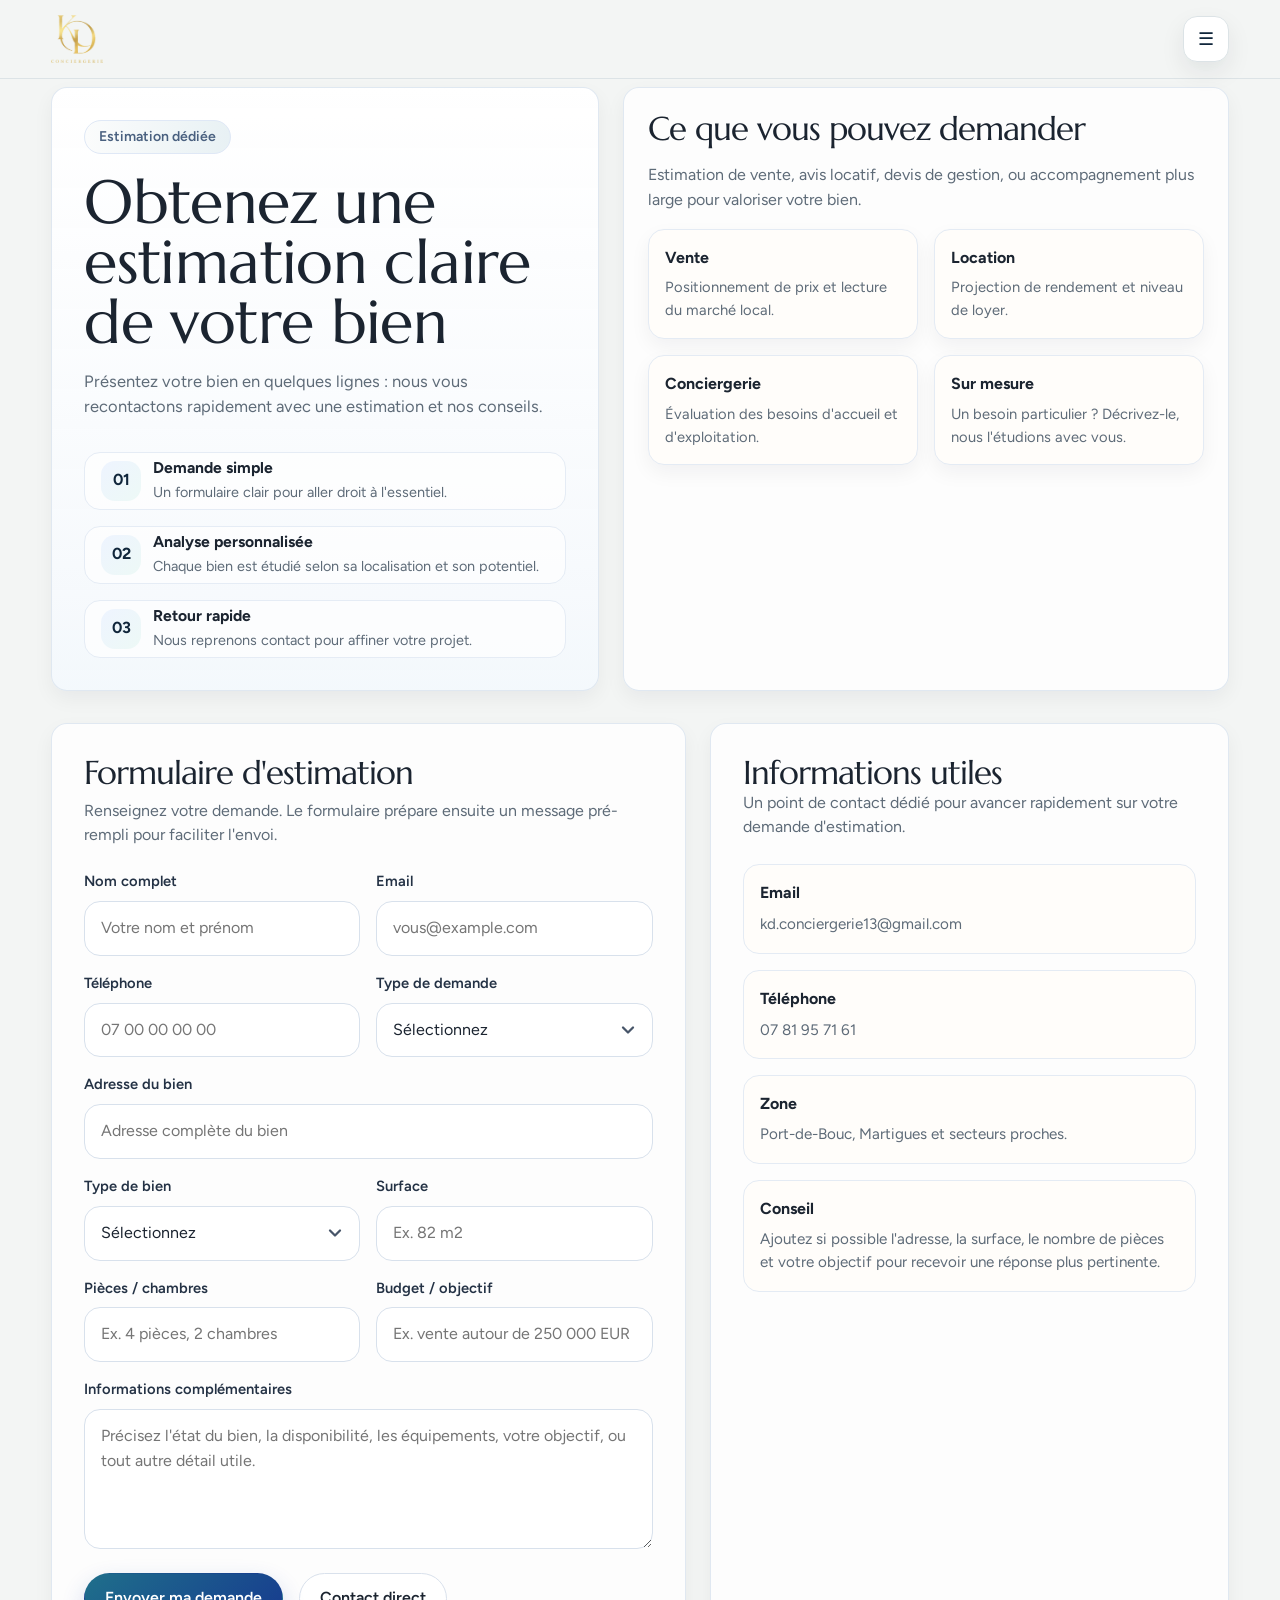
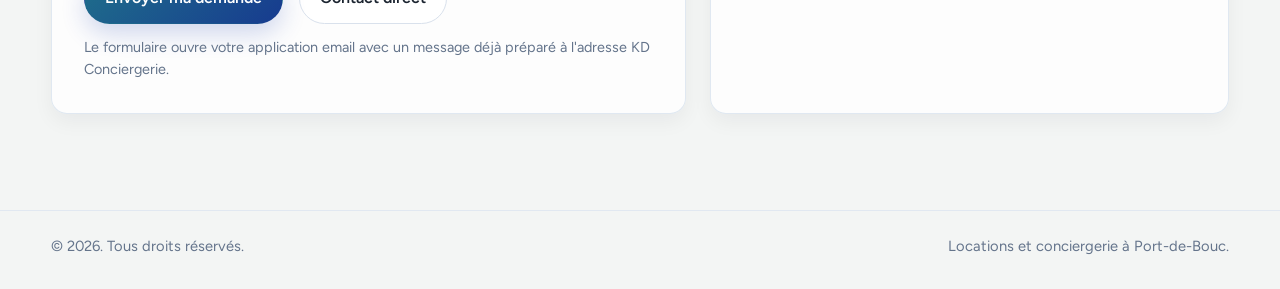
<file: estimation.html>
<!DOCTYPE html>
<html lang="fr">
<head>
  <meta charset="UTF-8" />
  <meta name="viewport" content="width=device-width, initial-scale=1.0" />
  <meta name="description" content="Demande d'estimation KD Conciergerie - page dédiée pour présenter votre bien et demander une estimation." />
  <title>Estimation | KD Conciergerie</title>
  <link rel="icon" type="image/png" href="./Logo.png" />
  <link rel="preconnect" href="https://fonts.googleapis.com" />
  <link rel="preconnect" href="https://fonts.gstatic.com" crossorigin />
  <link href="https://fonts.googleapis.com/css2?family=Inter:wght@300;400;500;600;700;800&display=swap" rel="stylesheet" />
  <link href="https://fonts.cdnfonts.com/css/signatura" rel="stylesheet" />
  <style>
    :root {
      --bg: #f8fafc;
      --surface: #ffffff;
      --text: #1f2937;
      --muted: #5b6878;
      --blue: #1e40af;
      --blue-deep: #0f234f;
      --green: #0f766e;
      --cream-soft: #fcfdff;
      --blue-soft: #eff5ff;
      --line: #e6ebf2;
      --shadow: 0 14px 34px rgba(15, 23, 42, 0.07);
      --shadow-soft: 0 8px 20px rgba(15, 23, 42, 0.05);
      --radius: 16px;
      --radius-lg: 24px;
      --space-1: 8px;
      --space-2: 16px;
      --space-3: 24px;
      --space-4: 32px;
      --space-5: 48px;
      --space-6: 64px;
      --space-7: 96px;
      --max: 1240px;
      --site-header-h: 80px;
    }

    * {
      box-sizing: border-box;
      margin: 0;
      padding: 0;
    }

    html {
      overflow-x: hidden;
      max-width: 100%;
    }

    body {
      font-family: "Inter", sans-serif;
      background:
        radial-gradient(circle at top left, rgba(30, 64, 175, 0.06), transparent 28%),
        radial-gradient(circle at bottom right, rgba(15, 118, 110, 0.06), transparent 24%),
        var(--bg);
      color: var(--text);
      line-height: 1.55;
      -webkit-font-smoothing: antialiased;
      text-rendering: optimizeLegibility;
      opacity: 0;
      transition: opacity 0.28s ease;
      overflow-x: hidden;
      max-width: 100%;
    }

    a {
      color: inherit;
      text-decoration: none;
    }

    button,
    input,
    textarea,
    select,
    a {
      -webkit-tap-highlight-color: transparent;
    }

    body.page-ready {
      opacity: 1;
    }

    body.page-leaving {
      opacity: 0;
    }

    body.sidebar-open {
      overflow: hidden;
    }

    .container {
      width: min(92%, var(--max));
      margin: 0 auto;
    }

    header {
      position: sticky;
      top: 0;
      z-index: 40;
      background: transparent;
      backdrop-filter: none;
      border-bottom: none;
      box-shadow: none;
      transition: none;
    }

    header.scrolled {
      background: transparent;
      border-bottom: none;
      box-shadow: none;
    }

    .nav {
      min-height: 78px;
      display: flex;
      align-items: center;
      justify-content: space-between;
      gap: 16px;
    }

    .brand {
      display: flex;
      align-items: center;
      gap: 12px;
    }

    .brand-logo {
      width: 60px;
      height: 60px;
      object-fit: contain;
      border-radius: var(--radius);
      background: transparent;
      padding: 5px;
      border: none;
      box-shadow: none;
    }

    .brand-name,
    .brand-initials,
    .brand-word {
      display: none !important;
    }

    .nav-links {
      position: fixed;
      top: 0;
      right: 0;
      width: min(86vw, 360px);
      height: 100dvh;
      padding: 88px 14px 18px;
      background: rgba(245, 248, 251, 0.9);
      backdrop-filter: blur(18px);
      border-left: 1px solid rgba(230, 235, 242, 0.9);
      box-shadow: -10px 0 24px rgba(15, 23, 42, 0.08);
      display: flex;
      flex-direction: column;
      gap: var(--space-1);
      transform: translateX(100%);
      visibility: hidden;
      transition: transform 0.28s ease, visibility 0.28s ease;
      z-index: 39;
    }

    .nav-links.active {
      transform: translateX(0);
      visibility: visible;
    }

    .nav-links a {
      display: flex;
      align-items: center;
      width: 100%;
      min-height: 54px;
      padding: 0 var(--space-2);
      border-radius: var(--radius);
      background: rgba(255, 255, 255, 0.76);
      border: 1px solid rgba(30, 64, 175, 0.08);
      font-weight: 500;
      transition: transform 0.22s ease, background 0.22s ease, border-color 0.22s ease, color 0.22s ease;
    }

    .nav-links a:hover,
    .nav-links a.is-active {
      transform: translateX(-2px);
      background: rgba(30, 64, 175, 0.08);
      border-color: rgba(30, 64, 175, 0.16);
      color: var(--blue);
    }

    .menu-btn {
      display: inline-grid;
      place-items: center;
      width: 46px;
      height: 46px;
      border-radius: 14px;
      border: 1px solid rgba(221, 228, 239, 0.96);
      background: rgba(255, 255, 255, 0.96);
      cursor: pointer;
      font-size: 1.1rem;
      color: #0f172a;
      box-shadow: 0 10px 24px rgba(15, 23, 42, 0.08);
      transition: transform 0.22s ease, background 0.22s ease, border-color 0.22s ease;
    }

    .menu-btn:hover {
      transform: translateY(-1px);
      background: #fff;
      border-color: rgba(203, 213, 225, 0.96);
    }

    .sidebar-overlay {
      position: fixed;
      inset: 0;
      background: rgba(15, 23, 42, 0.28);
      opacity: 0;
      pointer-events: none;
      transition: opacity 0.24s ease;
      z-index: 38;
    }

    .sidebar-overlay.active {
      opacity: 1;
      pointer-events: auto;
    }

    .btn {
      display: inline-flex;
      align-items: center;
      justify-content: center;
      min-height: 48px;
      padding: 12px 20px;
      border-radius: 999px;
      border: 1px solid transparent;
      cursor: pointer;
      font: inherit;
      font-weight: 600;
      transition: transform 0.22s ease, box-shadow 0.22s ease, background 0.22s ease, color 0.22s ease, border-color 0.22s ease;
    }

    .btn-primary {
      background: linear-gradient(135deg, var(--blue), #173b8f);
      color: #fff;
      box-shadow: 0 10px 24px rgba(30, 64, 175, 0.2);
    }

    .btn-primary:hover {
      transform: translateY(-2px);
      box-shadow: 0 18px 34px rgba(31, 79, 214, 0.28);
    }

    .btn-secondary {
      background: rgba(255, 255, 255, 0.86);
      color: var(--text);
      border-color: #d9e1ec;
    }

    .btn-secondary:hover {
      transform: translateY(-1px);
      background: #fff;
      border-color: #c7d5ea;
      color: var(--blue);
    }

    main {
      padding: 8px 0 var(--space-7);
      min-width: 0;
      max-width: 100%;
    }

    #formulaire-estimation {
      scroll-margin-top: 110px;
    }

    .hero {
      display: grid;
      grid-template-columns: 0.95fr 1.05fr;
      gap: var(--space-3);
      align-items: stretch;
    }

    .hero-copy,
    .hero-aside,
    .form-card,
    .info-card {
      background: rgba(255, 255, 255, 0.82);
      border: 1px solid rgba(223, 231, 241, 0.95);
      border-radius: var(--radius);
      box-shadow: var(--shadow-soft);
    }

    .hero-copy {
      padding: var(--space-4);
      background:
        linear-gradient(180deg, rgba(255, 255, 255, 0.98), rgba(244, 248, 252, 0.92));
    }

    .eyebrow {
      display: inline-flex;
      align-items: center;
      min-height: 34px;
      padding: 0 14px;
      border-radius: 999px;
      background: linear-gradient(90deg, var(--cream-soft), var(--blue-soft));
      border: 1px solid #dfe8f6;
      color: #49607f;
      font-size: 0.88rem;
      font-weight: 600;
      margin-bottom: 18px;
    }

    h1 {
      font-size: clamp(2.4rem, 4.8vw, 4.5rem);
      line-height: 0.98;
      letter-spacing: -0.04em;
      margin-bottom: 16px;
      max-width: 10ch;
    }

    .lead {
      color: var(--muted);
      font-size: 1.03rem;
      max-width: 58ch;
    }

    .hero-points {
      display: grid;
      gap: var(--space-2);
      margin-top: var(--space-4);
    }

    .hero-point {
      display: flex;
      align-items: center;
      gap: 12px;
      min-height: 58px;
      padding: 0 var(--space-2);
      border-radius: var(--radius);
      background: rgba(255, 255, 255, 0.7);
      border: 1px solid #e5ecf5;
    }

    .hero-point strong {
      display: block;
      font-size: 0.98rem;
    }

    .hero-point span {
      color: var(--muted);
      font-size: 0.9rem;
    }

    .point-icon {
      width: 40px;
      height: 40px;
      border-radius: 14px;
      display: grid;
      place-items: center;
      background: linear-gradient(135deg, #eef4ff, #edf9f6);
      color: var(--blue-deep);
      font-weight: 700;
      flex: 0 0 auto;
    }

    .hero-aside {
      padding: var(--space-3);
      display: grid;
      gap: var(--space-2);
      align-content: start;
    }

    .hero-aside h2,
    .section-title {
      font-size: clamp(1.6rem, 2.6vw, 2.4rem);
      line-height: 1.05;
      letter-spacing: -0.03em;
    }

    .hero-aside p,
    .section-lead {
      color: var(--muted);
    }

    .mini-grid {
      display: grid;
      grid-template-columns: repeat(2, minmax(0, 1fr));
      gap: var(--space-2);
    }

    .mini-card {
      padding: var(--space-2);
      border-radius: var(--radius);
      background: #fffdfa;
      border: 1px solid #e4ebf4;
      box-shadow: var(--shadow-soft);
    }

    .mini-card strong {
      display: block;
      margin-bottom: 6px;
      font-size: 1rem;
    }

    .mini-card p {
      color: var(--muted);
      font-size: 0.92rem;
    }

    .content-grid {
      display: grid;
      grid-template-columns: 1.1fr 0.9fr;
      gap: var(--space-3);
      margin-top: var(--space-4);
    }

    .form-card,
    .info-card {
      padding: var(--space-4);
    }

    .form-head {
      margin-bottom: 22px;
    }

    .form-head p {
      color: var(--muted);
      margin-top: 8px;
    }

    .form-grid {
      display: grid;
      grid-template-columns: repeat(2, minmax(0, 1fr));
      gap: var(--space-2);
    }

    .field {
      display: grid;
      gap: 8px;
    }

    .field-full {
      grid-column: 1 / -1;
    }

    label {
      font-size: 0.92rem;
      font-weight: 600;
      color: #243245;
    }

    input,
    select,
    textarea {
      width: 100%;
      min-height: 52px;
      padding: 14px 16px;
      border-radius: var(--radius);
      border: 1px solid #d8e1ec;
      background: #fff;
      color: var(--text);
      font: inherit;
      outline: none;
      transition: border-color 0.22s ease, box-shadow 0.22s ease, background 0.22s ease;
    }

    textarea {
      min-height: 140px;
      resize: vertical;
    }

    input:focus,
    select:focus,
    textarea:focus {
      border-color: rgba(31, 79, 214, 0.38);
      box-shadow: 0 0 0 4px rgba(31, 79, 214, 0.08);
      background: #fff;
    }

    .select-wrap {
      position: relative;
      display: block;
      width: 100%;
    }

    .select-wrap select {
      appearance: none;
      -webkit-appearance: none;
      padding-right: 48px;
      cursor: pointer;
    }

    .select-wrap .select-chevron {
      position: absolute;
      right: 15px;
      top: 50%;
      transform: translate3d(0, -50%, 0) rotate(0deg);
      display: flex;
      align-items: center;
      justify-content: center;
      color: #475569;
      pointer-events: none;
      transition:
        transform 0.32s cubic-bezier(0.34, 1.35, 0.64, 1),
        color 0.22s ease;
    }

    .select-wrap .select-chevron svg {
      display: block;
    }

    .select-wrap:hover .select-chevron {
      color: #1e293b;
    }

    .select-wrap select:focus + .select-chevron,
    .select-wrap select:focus-visible + .select-chevron {
      transform: translate3d(0, -50%, 0) rotate(180deg);
      color: var(--blue);
    }

    .form-actions {
      display: flex;
      flex-wrap: wrap;
      gap: var(--space-2);
      margin-top: var(--space-3);
    }

    .helper {
      margin-top: 12px;
      color: #64748b;
      font-size: 0.9rem;
    }

    .success {
      display: none;
      margin-top: 16px;
      padding: 14px 16px;
      border-radius: var(--radius);
      background: #edf9f6;
      border: 1px solid #c8ebe3;
      color: #0f5d57;
      font-size: 0.94rem;
    }

    .success.active {
      display: block;
    }

    .info-stack {
      display: grid;
      gap: var(--space-2);
      margin-top: var(--space-3);
    }

    .info-item {
      padding: var(--space-2);
      border-radius: var(--radius);
      background: #fffdfa;
      border: 1px solid #e4ebf4;
    }

    .info-item strong {
      display: block;
      margin-bottom: 6px;
    }

    .info-item p,
    .info-item a {
      color: var(--muted);
      font-size: 0.95rem;
    }

    .info-item a:hover {
      color: var(--blue);
    }

    footer {
      padding: var(--space-3) 0 var(--space-4);
      border-top: 1px solid rgba(223, 231, 241, 0.86);
    }

    .footer-row {
      display: flex;
      justify-content: space-between;
      gap: 16px;
      color: #64748b;
      font-size: 0.92rem;
    }

    @media (max-width: 980px) {
      .hero,
      .content-grid {
        grid-template-columns: 1fr;
      }

      h1,
      .lead {
        max-width: none;
      }
    }

    @media (max-width: 720px) {
      main {
        padding: 34px 0 72px;
      }

      .form-grid,
      .mini-grid {
        grid-template-columns: 1fr;
      }

      .hero-copy,
      .hero-aside,
      .form-card,
      .info-card {
        padding: var(--space-3);
      }

      .nav {
        padding: 8px 0;
        align-items: center;
        flex-direction: row;
        justify-content: space-between;
      }

      .footer-row {
        flex-direction: column;
      }
    }
  </style>
  <link rel="preconnect" href="https://fonts.googleapis.com" />
  <link rel="preconnect" href="https://fonts.gstatic.com" crossorigin />
  <link href="https://fonts.googleapis.com/css2?family=Figtree:wght@400;500;600;700&family=Marcellus&display=swap" rel="stylesheet" />
  <link rel="stylesheet" href="./assets/kd-theme.css?v=1" />
</head>
<body>
  <header>
    <div class="container nav">
      <a class="brand" href="./index.html">
        <img class="brand-logo" src="./assets/logo-kd.png" alt="Logo KD Conciergerie" />
      </a>
      <nav class="nav-links" id="navLinks">
          <a href="./index.html">Accueil</a>
          <a href="./locations.html">Logements</a>
          <a href="./estimation.html" class="is-active">Confier mon logement</a>
          <a href="./contact.html">Contact</a>
        </nav>
      <button class="menu-btn" id="menuBtn" aria-label="Ouvrir le menu">☰</button>
    </div>
  </header>

  <div class="sidebar-overlay" id="sidebarOverlay"></div>

  <main class="container">
    <section class="hero">
      <div class="hero-copy">
        <div class="eyebrow">Estimation dédiée</div>
        <h1>Obtenez une estimation claire de votre bien</h1>
        <p class="lead">
          Présentez votre bien en quelques lignes : nous vous recontactons rapidement avec une estimation et nos conseils.
        </p>

        <div class="hero-points">
          <div class="hero-point">
            <div class="point-icon">01</div>
            <div>
              <strong>Demande simple</strong>
              <span>Un formulaire clair pour aller droit à l'essentiel.</span>
            </div>
          </div>
          <div class="hero-point">
            <div class="point-icon">02</div>
            <div>
              <strong>Analyse personnalisée</strong>
              <span>Chaque bien est étudié selon sa localisation et son potentiel.</span>
            </div>
          </div>
          <div class="hero-point">
            <div class="point-icon">03</div>
            <div>
              <strong>Retour rapide</strong>
              <span>Nous reprenons contact pour affiner votre projet.</span>
            </div>
          </div>
        </div>
      </div>

      <aside class="hero-aside">
        <h2>Ce que vous pouvez demander</h2>
        <p>Estimation de vente, avis locatif, devis de gestion, ou accompagnement plus large pour valoriser votre bien.</p>

        <div class="mini-grid">
          <div class="mini-card">
            <strong>Vente</strong>
            <p>Positionnement de prix et lecture du marché local.</p>
          </div>
          <div class="mini-card">
            <strong>Location</strong>
            <p>Projection de rendement et niveau de loyer.</p>
          </div>
          <div class="mini-card">
            <strong>Conciergerie</strong>
            <p>Évaluation des besoins d'accueil et d'exploitation.</p>
          </div>
          <div class="mini-card">
            <strong>Sur mesure</strong>
            <p>Un besoin particulier ? Décrivez-le, nous l'étudions avec vous.</p>
          </div>
        </div>
      </aside>
    </section>

    <section class="content-grid" id="formulaire-estimation">
      <div class="form-card">
        <div class="form-head">
          <h2 class="section-title">Formulaire d'estimation</h2>
          <p>Renseignez votre demande. Le formulaire prépare ensuite un message pré-rempli pour faciliter l'envoi.</p>
        </div>

        <form id="estimateForm">
          <div class="form-grid">
            <div class="field">
              <label for="fullName">Nom complet</label>
              <input id="fullName" name="fullName" type="text" placeholder="Votre nom et prénom" required />
            </div>

            <div class="field">
              <label for="email">Email</label>
              <input id="email" name="email" type="email" placeholder="vous@example.com" required />
            </div>

            <div class="field">
              <label for="phone">Téléphone</label>
              <input id="phone" name="phone" type="tel" placeholder="07 00 00 00 00" />
            </div>

            <div class="field">
              <label for="projectType">Type de demande</label>
              <div class="select-wrap">
                <select id="projectType" name="projectType" required>
                  <option value="">Sélectionnez</option>
                  <option>Estimation de vente</option>
                  <option>Avis locatif</option>
                  <option>Devis conciergerie</option>
                  <option>Accompagnement sur mesure</option>
                </select>
                <span class="select-chevron" aria-hidden="true">
                  <svg width="20" height="20" viewBox="0 0 24 24" fill="none" xmlns="http://www.w3.org/2000/svg" aria-hidden="true">
                    <path d="M6 9l6 6 6-6" stroke="currentColor" stroke-width="2.75" stroke-linecap="round" stroke-linejoin="round" />
                  </svg>
                </span>
              </div>
            </div>

            <div class="field field-full">
              <label for="address">Adresse du bien</label>
              <input id="address" name="address" type="text" placeholder="Adresse complète du bien" required />
            </div>

            <div class="field">
              <label for="propertyType">Type de bien</label>
              <div class="select-wrap">
                <select id="propertyType" name="propertyType">
                  <option value="">Sélectionnez</option>
                  <option>Appartement</option>
                  <option>Maison</option>
                  <option>Studio</option>
                  <option>Villa</option>
                  <option>Autre</option>
                </select>
                <span class="select-chevron" aria-hidden="true">
                  <svg width="20" height="20" viewBox="0 0 24 24" fill="none" xmlns="http://www.w3.org/2000/svg" aria-hidden="true">
                    <path d="M6 9l6 6 6-6" stroke="currentColor" stroke-width="2.75" stroke-linecap="round" stroke-linejoin="round" />
                  </svg>
                </span>
              </div>
            </div>

            <div class="field">
              <label for="surface">Surface</label>
              <input id="surface" name="surface" type="text" placeholder="Ex. 82 m2" />
            </div>

            <div class="field">
              <label for="rooms">Pièces / chambres</label>
              <input id="rooms" name="rooms" type="text" placeholder="Ex. 4 pièces, 2 chambres" />
            </div>

            <div class="field">
              <label for="budget">Budget / objectif</label>
              <input id="budget" name="budget" type="text" placeholder="Ex. vente autour de 250 000 EUR" />
            </div>

            <div class="field field-full">
              <label for="message">Informations complémentaires</label>
              <textarea id="message" name="message" placeholder="Précisez l'état du bien, la disponibilité, les équipements, votre objectif, ou tout autre détail utile."></textarea>
            </div>
          </div>

          <div class="form-actions">
            <button class="btn btn-primary" type="submit">Envoyer ma demande</button>
            <a class="btn btn-secondary" href="./contact.html">Contact direct</a>
          </div>

          <p class="helper">Le formulaire ouvre votre application email avec un message déjà préparé à l'adresse KD Conciergerie.</p>
          <div class="success" id="successMessage">Votre demande est prête. Si aucun email ne s'ouvre automatiquement, vérifiez votre application mail par défaut.</div>
        </form>
      </div>

      <aside class="info-card">
        <h2 class="section-title">Informations utiles</h2>
        <p class="section-lead">Un point de contact dédié pour avancer rapidement sur votre demande d'estimation.</p>

        <div class="info-stack">
          <div class="info-item">
            <strong>Email</strong>
            <a href="mailto:kd.conciergerie13@gmail.com">kd.conciergerie13@gmail.com</a>
          </div>
          <div class="info-item">
            <strong>Téléphone</strong>
            <a href="tel:0781957161">07 81 95 71 61</a>
          </div>
          <div class="info-item">
            <strong>Zone</strong>
            <p>Port-de-Bouc, Martigues et secteurs proches.</p>
          </div>
          <div class="info-item">
            <strong>Conseil</strong>
            <p>Ajoutez si possible l'adresse, la surface, le nombre de pièces et votre objectif pour recevoir une réponse plus pertinente.</p>
          </div>
        </div>
      </aside>
    </section>
  </main>

  <footer>
    <div class="container footer-row">
      <span>© 2026. Tous droits réservés.</span>
      <span>Locations et conciergerie à Port-de-Bouc.</span>
    </div>
  </footer>

  <script>
    const form = document.getElementById("estimateForm");
    const successMessage = document.getElementById("successMessage");
    const menuBtn = document.getElementById("menuBtn");
    const navLinks = document.getElementById("navLinks");
    const sidebarOverlay = document.getElementById("sidebarOverlay");
    const header = document.querySelector("header");

    const setupStickyHeader = () => {
    const openSidebar = () => {
      navLinks.classList.add("active");
      sidebarOverlay.classList.add("active");
      document.body.classList.add("sidebar-open");
    };

    const closeSidebar = () => {
      navLinks.classList.remove("active");
      sidebarOverlay.classList.remove("active");
      document.body.classList.remove("sidebar-open");
    };

    menuBtn.addEventListener("click", (event) => {
      event.stopPropagation();
      if (navLinks.classList.contains("active")) closeSidebar();
      else openSidebar();
    });

    sidebarOverlay.addEventListener("click", closeSidebar);

    document.addEventListener("click", (event) => {
      const insideSidebar = navLinks.contains(event.target) || menuBtn.contains(event.target);
      if (!insideSidebar && navLinks.classList.contains("active")) closeSidebar();
    });

    document.addEventListener("keydown", (event) => {
      if (event.key === "Escape") closeSidebar();
    });

    navLinks.querySelectorAll("a").forEach((link) => link.addEventListener("click", closeSidebar));

    const syncHeader = () => {
        header.classList.toggle("scrolled", window.scrollY > 10);
      };
      syncHeader();
      window.addEventListener("scroll", syncHeader, { passive: true });
    };

    const setupPageTransitions = () => {
      requestAnimationFrame(() => document.body.classList.add("page-ready"));
      document.querySelectorAll('a[href$=".html"], a[href^="./"]').forEach((link) => {
        link.addEventListener("click", (event) => {
          const href = link.getAttribute("href");
          if (!href || href.startsWith("#") || link.target === "_blank" || event.metaKey || event.ctrlKey) return;
          event.preventDefault();
          document.body.classList.add("page-leaving");
          window.setTimeout(() => {
            window.location.href = href;
          }, 180);
        });
      });
    };

    setupStickyHeader();
    setupPageTransitions();

    form.addEventListener("submit", (event) => {
      event.preventDefault();

      const data = new FormData(form);
      const lines = [
        "Bonjour,",
        "",
        "Je souhaite demander une estimation / un devis.",
        "",
        `Nom complet : ${data.get("fullName") || ""}`,
        `Email : ${data.get("email") || ""}`,
        `Téléphone : ${data.get("phone") || ""}`,
        `Type de demande : ${data.get("projectType") || ""}`,
        `Adresse du bien : ${data.get("address") || ""}`,
        `Type de bien : ${data.get("propertyType") || ""}`,
        `Surface : ${data.get("surface") || ""}`,
        `Pièces / chambres : ${data.get("rooms") || ""}`,
        `Budget / objectif : ${data.get("budget") || ""}`,
        "",
        "Informations complémentaires :",
        `${data.get("message") || ""}`
      ];

      const subject = encodeURIComponent("Demande d'estimation - KD Conciergerie");
      const body = encodeURIComponent(lines.join("\n"));
      window.location.href = `mailto:kd.conciergerie13@gmail.com?subject=${subject}&body=${body}`;
      successMessage.classList.add("active");
    });
  </script>
</body>
</html>
</file>
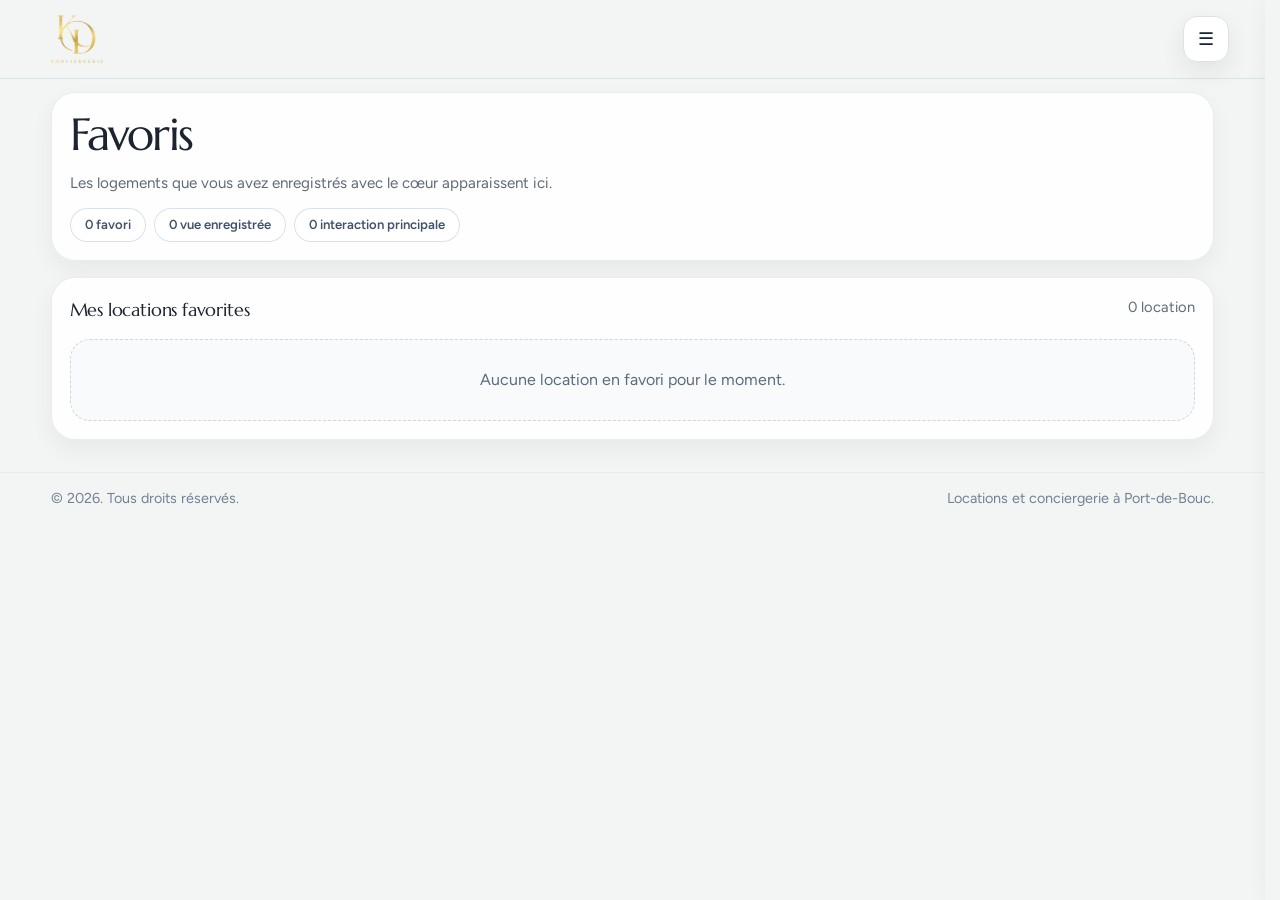
<file: favoris.html>
<!DOCTYPE html>
<html lang="fr">
<head>
  <meta charset="UTF-8" />
  <meta name="viewport" content="width=device-width, initial-scale=1.0" />
  <meta name="description" content="Favoris KD Conciergerie - retrouvez les locations enregistrées pour les consulter à tout moment." />
  <title>Favoris | KD Conciergerie</title>
  <link rel="icon" type="image/png" href="./Logo.png" />
  <link rel="preconnect" href="https://fonts.googleapis.com" />
  <link rel="preconnect" href="https://fonts.gstatic.com" crossorigin />
  <link href="https://fonts.googleapis.com/css2?family=Inter:wght@300;400;500;600;700;800&display=swap" rel="stylesheet" />
  <style>
    :root {
      --bg: #f8fafc;
      --surface: #ffffff;
      --surface-muted: #fbfdff;
      --text: #1f2937;
      --muted: #617084;
      --line: #e6ebf2;
      --blue: #1e40af;
      --blue-deep: #0f234f;
      --green: #0f766e;
      --shadow-soft: 0 10px 24px rgba(15, 23, 42, 0.05);
      --shadow-hover: 0 18px 34px rgba(15, 23, 42, 0.1);
      --radius: 16px;
      --space-1: 8px;
      --space-2: 16px;
      --space-3: 24px;
      --space-4: 32px;
      --space-5: 48px;
      --space-6: 64px;
      --max: 1200px;
      --site-header-h: 80px;
    }

    * {
      box-sizing: border-box;
      margin: 0;
      padding: 0;
    }

    html {
      scroll-behavior: smooth;
      scrollbar-gutter: stable;
      overflow-x: hidden;
      max-width: 100%;
    }

    body {
      font-family: "Inter", sans-serif;
      background:
        radial-gradient(circle at top left, rgba(30, 64, 175, 0.05), transparent 28%),
        radial-gradient(circle at bottom right, rgba(15, 118, 110, 0.05), transparent 22%),
        var(--bg);
      color: var(--text);
      line-height: 1.55;
      -webkit-font-smoothing: antialiased;
      text-rendering: optimizeLegibility;
      opacity: 0;
      transition: opacity 0.28s ease;
      overflow-x: hidden;
      max-width: 100%;
    }

    body.page-ready {
      opacity: 1;
    }

    body.page-leaving {
      opacity: 0;
    }

    body.sidebar-open,
    body.modal-open {
      overflow: hidden;
    }

    a,
    button {
      -webkit-tap-highlight-color: transparent;
    }

    a {
      color: inherit;
      text-decoration: none;
    }

    img {
      display: block;
      width: 100%;
      max-width: 100%;
    }

    .container {
      width: min(92%, var(--max));
      margin: 0 auto;
    }

    header {
      position: fixed;
      top: 0;
      left: 0;
      right: 0;
      z-index: 40;
      background: transparent;
    }

    .nav {
      min-height: 78px;
      display: flex;
      align-items: center;
      justify-content: space-between;
      gap: var(--space-2);
    }

    .brand {
      display: flex;
      align-items: center;
      gap: 12px;
    }

    .brand-logo {
      width: 58px;
      height: 58px;
      object-fit: contain;
      border-radius: var(--radius);
      background: transparent;
      padding: 5px;
      border: none;
      box-shadow: none;
    }

    .brand-name,
    .brand-initials,
    .brand-word {
      display: none !important;
    }

    .nav-links {
      position: fixed;
      top: 0;
      right: 0;
      width: min(86vw, 360px);
      height: 100dvh;
      height: 100vh;
      padding: 96px 18px 30px;
      background: rgba(245, 248, 251, 0.94);
      backdrop-filter: blur(20px);
      -webkit-backdrop-filter: blur(20px);
      border-left: 1px solid rgba(230, 235, 242, 0.9);
      box-shadow: -10px 0 24px rgba(15, 23, 42, 0.08);
      display: flex;
      flex-direction: column;
      gap: 12px;
      transform: translate3d(100%, 0, 0);
      pointer-events: none;
      transition: transform 0.34s cubic-bezier(0.22, 1, 0.36, 1);
      z-index: 39;
      overflow-y: auto;
    }

    .nav-links.active {
      transform: translate3d(0, 0, 0);
      pointer-events: auto;
    }

    .nav-links a {
      display: flex;
      align-items: center;
      width: 100%;
      min-height: 64px;
      padding: 0 20px;
      border-radius: var(--radius);
      background: rgba(255, 255, 255, 0.76);
      border: 1px solid rgba(30, 64, 175, 0.08);
      font-weight: 500;
      transition: transform 0.22s ease, background 0.22s ease, border-color 0.22s ease, color 0.22s ease;
    }

    .nav-links a:hover,
    .nav-links a.is-active {
      transform: translateX(-2px);
      background: rgba(30, 64, 175, 0.08);
      border-color: rgba(30, 64, 175, 0.16);
      color: var(--blue);
    }

    .menu-btn {
      display: inline-grid;
      place-items: center;
      width: 46px;
      height: 46px;
      border-radius: 14px;
      border: 1px solid rgba(221, 228, 239, 0.96);
      background: rgba(255, 255, 255, 0.96);
      cursor: pointer;
      font-size: 1.1rem;
      color: #0f172a;
      box-shadow: 0 10px 24px rgba(15, 23, 42, 0.08);
    }

    .sidebar-overlay {
      position: fixed;
      inset: 0;
      background: rgba(15, 23, 42, 0.32);
      opacity: 0;
      pointer-events: none;
      transition: opacity 0.24s ease;
      z-index: 38;
    }

    .sidebar-overlay.active {
      opacity: 1;
      pointer-events: auto;
    }

    main {
      padding: calc(var(--site-header-h) + 12px) 0 32px;
      min-width: 0;
      max-width: 100%;
    }

    .page-hero,
    .favorites-shell {
      background: rgba(255, 255, 255, 0.9);
      border: 1px solid rgba(230, 235, 242, 0.96);
      border-radius: 24px;
      box-shadow: var(--shadow-soft);
      padding: 18px;
    }

    .page-hero h1 {
      font-size: clamp(1.9rem, 3.6vw, 2.8rem);
      line-height: 1.06;
      letter-spacing: -0.04em;
      margin-bottom: 14px;
    }

    .hero-text {
      max-width: 640px;
      color: var(--muted);
      font-size: 0.95rem;
    }

    .hero-insights {
      margin-top: 12px;
      display: flex;
      flex-wrap: wrap;
      gap: 8px;
    }

    .insight-pill {
      display: inline-flex;
      align-items: center;
      min-height: 34px;
      padding: 0 14px;
      border-radius: 999px;
      background: rgba(255, 255, 255, 0.84);
      border: 1px solid rgba(216, 225, 236, 0.96);
      color: #405269;
      font-size: 0.82rem;
      font-weight: 600;
    }

    .favorites-shell {
      margin-top: 16px;
    }

    .section-head {
      display: flex;
      align-items: flex-start;
      justify-content: space-between;
      gap: 12px;
      margin-bottom: 14px;
    }

    .section-head h2 {
      font-size: 1.15rem;
    }

    .section-note {
      color: var(--muted);
      font-size: 0.92rem;
    }

    .cards-grid {
      display: grid;
      grid-template-columns: repeat(4, minmax(0, 1fr));
      gap: 28px;
      align-items: stretch;
      width: 100%;
      max-width: 100%;
      margin: 0;
    }

    .location-card {
      background: var(--surface);
      border: 1px solid rgba(230, 235, 242, 0.96);
      border-radius: var(--radius);
      box-shadow: var(--shadow-soft);
      overflow: hidden;
      transition: transform 0.24s ease, box-shadow 0.24s ease, border-color 0.24s ease;
      width: 100%;
      max-width: none;
      position: relative;
      height: 100%;
      display: flex;
      flex-direction: column;
    }

    .location-card:hover {
      transform: translateY(-4px);
      box-shadow: var(--shadow-hover);
      border-color: rgba(30, 64, 175, 0.14);
    }

    .card-stretched-link {
      position: absolute;
      inset: 0;
      z-index: 1;
      border-radius: var(--radius);
      text-decoration: none;
    }

    .card-stretched-link:focus-visible {
      outline: 2px solid rgba(30, 64, 175, 0.55);
      outline-offset: 3px;
    }

    .visually-hidden {
      position: absolute;
      width: 1px;
      height: 1px;
      padding: 0;
      margin: -1px;
      overflow: hidden;
      clip: rect(0, 0, 0, 0);
      white-space: nowrap;
      border: 0;
    }

    .card-media {
      width: 100%;
      position: relative;
      z-index: 2;
      aspect-ratio: 1 / 1;
      overflow: hidden;
      border-radius: 16px;
      background: #f5f5f5;
      pointer-events: none;
    }

    .card-gallery-host,
    .card-gallery-host > * {
      width: 100%;
      height: 100%;
      display: block;
    }

    .card-content {
      position: relative;
      z-index: 2;
      padding: 18px 16px 16px;
      display: flex;
      flex: 1;
      flex-direction: column;
      gap: 11px;
      pointer-events: none;
    }

    .card-title {
      font-size: 0.9rem;
      line-height: 1.3;
      letter-spacing: -0.02em;
      margin-bottom: 2px;
    }

    .card-description {
      color: var(--muted);
      font-size: 0.82rem;
      line-height: 1.45;
      display: -webkit-box;
      -webkit-box-orient: vertical;
      -webkit-line-clamp: 1;
      overflow: hidden;
      min-height: 1.45em;
    }

    .card-location {
      color: #4f5f73;
      font-size: 0.78rem;
      font-weight: 600;
      margin-top: 2px;
    }

    .card-meta {
      display: flex;
      justify-content: space-between;
      gap: 10px;
      align-items: center;
      color: #708095;
      font-size: 0.76rem;
      line-height: 1.4;
      margin-top: auto;
    }

    .card-price {
      font-weight: 800;
      color: var(--blue-deep);
    }

    .card-action {
      display: inline-flex;
      align-items: center;
      justify-content: center;
      width: fit-content;
      min-height: 36px;
      padding: 0 13px;
      border-radius: 999px;
      background: rgba(30, 64, 175, 0.08);
      color: var(--blue);
      font-size: 0.8rem;
      font-weight: 700;
    }

    .card-favorite,
    .card-share {
      position: absolute;
      top: 12px;
      z-index: 4;
      width: 36px;
      height: 36px;
      border-radius: 999px;
      border: 1px solid rgba(255, 255, 255, 0.85);
      background: rgba(255, 255, 255, 0.94);
      display: grid;
      place-items: center;
      cursor: pointer;
      box-shadow: 0 10px 22px rgba(15, 23, 42, 0.14);
      transition: transform 0.22s ease, background 0.22s ease, color 0.22s ease, border-color 0.22s ease;
      padding: 0;
      pointer-events: auto;
    }

    .card-favorite {
      left: 12px;
      color: #1f2937;
    }

    .card-share {
      right: 12px;
      color: #0f172a;
    }

    .card-favorite:hover,
    .card-share:hover {
      transform: scale(1.05);
    }

    .card-favorite svg,
    .card-share svg {
      width: 18px;
      height: 18px;
      display: block;
    }

    .card-favorite svg path {
      stroke: currentColor;
      stroke-width: 1.85;
      stroke-linecap: round;
      stroke-linejoin: round;
      fill: transparent;
      transition: fill 0.22s ease, stroke 0.22s ease;
    }

    .card-favorite.active {
      background: #fff1f2;
      color: #e11d48;
      border-color: #fecdd3;
    }

    .card-favorite.active svg path {
      fill: currentColor;
    }

    .empty-state {
      padding: 28px 20px;
      border-radius: 20px;
      border: 1px dashed rgba(203, 213, 225, 0.96);
      background: rgba(248, 250, 252, 0.9);
      text-align: center;
      color: var(--muted);
    }

    footer {
      padding: 14px 0 20px;
      border-top: 1px solid rgba(230, 235, 242, 0.92);
    }

    .footer-row {
      display: flex;
      justify-content: space-between;
      gap: var(--space-2);
      color: #728195;
      font-size: 0.9rem;
    }

    .ui-feedback {
      position: fixed;
      left: 50%;
      bottom: 18px;
      transform: translateX(-50%) translateY(12px);
      min-width: 220px;
      max-width: min(92vw, 420px);
      padding: 12px 16px;
      border-radius: 999px;
      background: rgba(15, 23, 42, 0.92);
      color: #fff;
      font-size: 0.9rem;
      text-align: center;
      opacity: 0;
      pointer-events: none;
      transition: opacity 0.22s ease, transform 0.22s ease;
      z-index: 60;
    }

    .ui-feedback.visible {
      opacity: 1;
      transform: translateX(-50%) translateY(0);
    }

    @media (max-width: 980px) {
      .cards-grid {
        grid-template-columns: repeat(2, minmax(0, 1fr));
      }
    }

    @media (max-width: 720px) {
      main {
        padding: calc(var(--site-header-h) + 8px) 0 24px;
      }

      .nav-links {
        padding: 104px 18px 32px;
        gap: 14px;
      }

      .nav-links a {
        min-height: 66px;
        padding: 18px 20px;
      }

      .cards-grid {
        grid-template-columns: 1fr;
      }

      .footer-row {
        flex-direction: column;
      }
    }
  </style>
  <link rel="preconnect" href="https://fonts.googleapis.com" />
  <link rel="preconnect" href="https://fonts.gstatic.com" crossorigin />
  <link href="https://fonts.googleapis.com/css2?family=Figtree:wght@400;500;600;700&family=Marcellus&display=swap" rel="stylesheet" />
  <link rel="stylesheet" href="./assets/kd-theme.css?v=1" />
</head>
<body>
  <header>
    <div class="container nav">
      <a class="brand" href="./index.html">
        <img class="brand-logo" src="./assets/logo-kd.png" alt="Logo KD Conciergerie" />
      </a>

      <nav class="nav-links" id="navLinks" aria-label="Menu" aria-hidden="true">
          <a href="./index.html">Accueil</a>
          <a href="./locations.html">Logements</a>
          <a href="./estimation.html">Confier mon logement</a>
          <a href="./contact.html">Contact</a>
        </nav>

      <button class="menu-btn" id="menuBtn" type="button" aria-label="Ouvrir le menu" aria-expanded="false" aria-controls="navLinks">☰</button>
    </div>
  </header>

  <div class="sidebar-overlay" id="sidebarOverlay"></div>

  <main class="container">
    <section class="page-hero">
      <h1>Favoris</h1>
      <p class="hero-text">Les logements que vous avez enregistrés avec le cœur apparaissent ici.</p>
      <div class="hero-insights" id="heroInsights"></div>
    </section>

    <section class="favorites-shell">
      <div class="section-head">
        <h2>Mes locations favorites</h2>
        <span class="section-note" id="favoritesCountLabel">0 location</span>
      </div>
      <div class="cards-grid" id="favoritesGrid"></div>
      <div class="empty-state" id="favoritesEmpty" hidden>Aucune location en favori pour le moment.</div>
    </section>
  </main>

  <footer>
    <div class="container footer-row">
      <span>© 2026. Tous droits réservés.</span>
      <span>Locations et conciergerie à Port-de-Bouc.</span>
    </div>
  </footer>

  <div class="ui-feedback" id="uiFeedback" aria-live="polite"></div>

  <script src="./site-intelligence.js?v=2"></script>
  <script src="./locations-data.js?v=2"></script>
  <script src="./offer-share.js?v=12"></script>
  <script src="./property-image-gallery.js?v=2"></script>
  <script>
    const fallbackSvg = encodeURIComponent(`
      <svg xmlns='http://www.w3.org/2000/svg' width='1200' height='1200'>
        <defs>
          <linearGradient id='g' x1='0' x2='1'>
            <stop offset='0%' stop-color='#eef4ff'/>
            <stop offset='100%' stop-color='#edf9f6'/>
          </linearGradient>
        </defs>
        <rect width='100%' height='100%' fill='url(#g)'/>
        <text x='50%' y='48%' text-anchor='middle' font-size='46' fill='#1e3a8a' font-family='Inter, Arial, sans-serif'>Annonce</text>
        <text x='50%' y='56%' text-anchor='middle' font-size='28' fill='#0f766e' font-family='Inter, Arial, sans-serif'>Image indisponible</text>
      </svg>
    `);

    const SUPABASE_URL = "https://uaggcyfpviijylhqwihb.supabase.co";
    const SUPABASE_KEY = "eyJhbGciOiJIUzI1NiIsInR5cCI6IkpXVCJ9.eyJpc3MiOiJzdXBhYmFzZSIsInJlZiI6InVhZ2djeWZwdmlpanlsaHF3aWhiIiwicm9sZSI6ImFub24iLCJpYXQiOjE3NjY1NjY4ODAsImV4cCI6MjA4MjE0Mjg4MH0.3gOA-uajhVNqmbDqQFdYXvPkx-V3syVQ03Yh5SssA5Y";
    const { enrichListing, getFavorites, saveFavorites, toggleFavorite, isFavorite, getAnalyticsSummary, trackListingEvent } = window.KDSite;

    const menuBtn = document.getElementById("menuBtn");
    const navLinks = document.getElementById("navLinks");
    const sidebarOverlay = document.getElementById("sidebarOverlay");
    const heroInsights = document.getElementById("heroInsights");
    const favoritesGrid = document.getElementById("favoritesGrid");
    const favoritesEmpty = document.getElementById("favoritesEmpty");
    const favoritesCountLabel = document.getElementById("favoritesCountLabel");
    const uiFeedback = document.getElementById("uiFeedback");

    let listings = (window.KD_LOCATIONS || []).map((location) => enrichListing(location));
    let feedbackTimeout;

    const LOCAL_PETIT_COCON_GALLERY = [
      "./Petit cocon/Pcocon1.png?v=4",
      "./Petit cocon/Pcocon2.png?v=4",
      "./Petit cocon/Pcocon3.png?v=4",
      "./Petit cocon/Pcocon4.png?v=4",
      "./Petit cocon/Pcocon5.png?v=4",
      "./Petit cocon/Pcocon6.png?v=4",
      "./Petit cocon/Pcocon7.png?v=4",
      "./Petit cocon/Pcocon8.png?v=4",
      "./Petit cocon/Pcocon9.png?v=4",
      "./Petit cocon/Pcocon10.png?v=4"
    ];
    const LOCAL_PROXI_GALLERY = [
      "./Proxi/Proxi 1.png",
      "./Proxi/Proxi 2.png",
      "./Proxi/Proxi 3.png",
      "./Proxi/Proxi 4.png",
      "./Proxi/Proxi 5.png"
    ];

    const formatCurrency = (value) =>
      typeof value === "number" && Number.isFinite(value)
        ? new Intl.NumberFormat("fr-FR", { style: "currency", currency: "EUR", maximumFractionDigits: 0 }).format(value)
        : "";

    const detailHrefFor = (listingId) => `./location-detail.html?id=${listingId}`;

    const escapeHtml = (value) =>
      String(value || "")
        .replace(/&/g, "&amp;")
        .replace(/</g, "&lt;")
        .replace(/>/g, "&gt;")
        .replace(/"/g, "&quot;");

    const showFeedback = (message) => {
      uiFeedback.textContent = message;
      uiFeedback.classList.add("visible");
      window.clearTimeout(feedbackTimeout);
      feedbackTimeout = window.setTimeout(() => uiFeedback.classList.remove("visible"), 1600);
    };

    const openSidebar = () => {
      sidebarOverlay.classList.add("active");
      document.body.classList.add("sidebar-open");
      navLinks.setAttribute("aria-hidden", "false");
      menuBtn.setAttribute("aria-expanded", "true");
      navLinks.classList.add("active");
    };

    const closeSidebar = () => {
      navLinks.classList.remove("active");
      sidebarOverlay.classList.remove("active");
      document.body.classList.remove("sidebar-open");
      navLinks.setAttribute("aria-hidden", "true");
      menuBtn.setAttribute("aria-expanded", "false");
    };

    menuBtn.addEventListener("click", (event) => {
      event.stopPropagation();
      if (navLinks.classList.contains("active")) closeSidebar();
      else openSidebar();
    });

    sidebarOverlay.addEventListener("click", closeSidebar);
    document.addEventListener("click", (event) => {
      const insideSidebar = navLinks.contains(event.target) || menuBtn.contains(event.target);
      if (!insideSidebar && navLinks.classList.contains("active")) closeSidebar();
    });
    document.addEventListener("keydown", (event) => {
      if (event.key === "Escape") closeSidebar();
    });
    navLinks.querySelectorAll("a").forEach((link) => link.addEventListener("click", closeSidebar));

    const checkImageAvailability = (src) =>
      new Promise((resolve) => {
        const probe = new Image();
        probe.onload = () => resolve(true);
        probe.onerror = () => resolve(false);
        probe.src = src;
      });

    const getListingImages = async (listing) => {
      const fallbackImage = `data:image/svg+xml;charset=UTF-8,${fallbackSvg}`;
      const candidates = [...new Set([...(listing.gallery || []), listing.heroImage, listing.image].filter(Boolean))];
      if (!candidates.length) return [fallbackImage];
      const resolved = await Promise.all(candidates.map(async (src) => ((await checkImageAvailability(src)) ? src : null)));
      const availableImages = resolved.filter(Boolean);
      return availableImages.length ? availableImages : [fallbackImage];
    };

    const applyLocalApartmentImages = (listing) => {
      const fingerprint = `${listing.id || ""} ${listing.title || ""}`.toLowerCase();
      if (fingerprint.includes("petit") && fingerprint.includes("cocon")) {
        return { ...listing, heroImage: LOCAL_PETIT_COCON_GALLERY[0], gallery: [...LOCAL_PETIT_COCON_GALLERY] };
      }
      if (fingerprint.includes("proximite")) {
        return { ...listing, heroImage: LOCAL_PROXI_GALLERY[0], gallery: [...LOCAL_PROXI_GALLERY] };
      }
      return listing;
    };

    const normalizeRemoteListing = (row) => {
      const gallery = [row.image_url, ...(row.images || [])].filter(Boolean);
      const specs = [
        row.location,
        row.max_guests ? `${row.max_guests} voyageurs` : null,
        row.bedrooms ? `${row.bedrooms} ch.` : null
      ].filter(Boolean);

      return enrichListing(
        applyLocalApartmentImages({
          id: row.id,
          title: row.title || "Annonce",
          shortDescription: row.description || specs.join(" • ") || "Description à venir.",
          description: row.description || specs.join(" • ") || "Description à venir.",
          location: row.location || "Port-de-Bouc",
          heroImage: row.image_url || gallery[0] || `data:image/svg+xml;charset=UTF-8,${fallbackSvg}`,
          gallery: gallery.length ? gallery : [row.image_url].filter(Boolean),
          type: row.type,
          priceValue: Number(row.price) || null,
          price: row.price ? `${formatCurrency(Number(row.price))} / nuit` : "Sur demande"
        })
      );
    };

    const loadLocations = async () => {
      try {
        const response = await fetch(`${SUPABASE_URL}/rest/v1/properties?select=id,title,type,location,price,image_url,images,description,max_guests,bedrooms,bathrooms,rental_duration&order=created_at.desc`, {
          headers: {
            apikey: SUPABASE_KEY,
            Authorization: `Bearer ${SUPABASE_KEY}`,
            Accept: "application/json"
          }
        });
        if (!response.ok) throw new Error("Impossible de charger les annonces");
        const rows = await response.json();
        if (Array.isArray(rows) && rows.length) {
          listings = rows
            .filter((row) => row.type === "rental" || !row.type || row.location)
            .map(normalizeRemoteListing)
            .filter((row) => row.heroImage);
        }
      } catch (error) {
        console.error(error);
      }
    };

    const renderHeroInsights = () => {
      const summary = getAnalyticsSummary();
      const favoritesCount = getFavorites().size;
      heroInsights.innerHTML = `
        <span class="insight-pill">${favoritesCount} favori${favoritesCount > 1 ? "s" : ""}</span>
        <span class="insight-pill">${summary.views} vue${summary.views > 1 ? "s" : ""} enregistrée${summary.views > 1 ? "s" : ""}</span>
        <span class="insight-pill">${summary.cardClicks} interaction${summary.cardClicks > 1 ? "s" : ""} principale${summary.cardClicks > 1 ? "s" : ""}</span>
      `;
    };

    const buildFavoriteCard = async (listing) => {
      const galleryImages = await getListingImages(listing);
      const card = document.createElement("article");
      card.className = "location-card";
      card.innerHTML = `
        <a class="card-stretched-link" href="${detailHrefFor(listing.id)}" aria-label="Voir l'annonce : ${escapeHtml(listing.title)}">
          <span class="visually-hidden">Ouvrir la fiche complète de l’annonce</span>
        </a>
        <div class="card-media">
          <button class="card-favorite ${isFavorite(listing.id) ? "active" : ""}" type="button" aria-label="Ajouter aux favoris" aria-pressed="${isFavorite(listing.id) ? "true" : "false"}">
            <svg viewBox="0 0 24 24" aria-hidden="true" fill="none" xmlns="http://www.w3.org/2000/svg">
              <path d="M21 8.25c0-2.485-2.099-4.5-4.688-4.5-1.935 0-3.597 1.126-4.312 2.733-.715-1.607-2.377-2.733-4.313-2.733C5.1 3.75 3 5.765 3 8.25c0 7.22 9 12 9 12s9-4.78 9-12Z"></path>
            </svg>
          </button>
          <button class="card-share" type="button" aria-label="Partager cette annonce">
            ${window.KDOfferShare.getShareButtonIcon()}
          </button>
          <div class="card-gallery-host"></div>
        </div>
        <div class="card-content">
          <h2 class="card-title">${escapeHtml(listing.title)}</h2>
          <p class="card-description">${escapeHtml(listing.shortDescription || listing.description || "Description à venir.")}</p>
          <div class="card-location">${escapeHtml(listing.location || "")}</div>
          <div class="card-meta">
            <span>${escapeHtml(listing.type || "Appartement")}</span>
            <span class="card-price">${escapeHtml(listing.price || "Sur demande")}</span>
          </div>
          <span class="card-action" aria-hidden="true">Voir plus</span>
        </div>
      `;

      const galleryHost = card.querySelector(".card-gallery-host");
      const favoriteButton = card.querySelector(".card-favorite");
      const shareButton = card.querySelector(".card-share");
      const stretchedLink = card.querySelector(".card-stretched-link");

      window.PropertyImageGallery.mount(galleryHost, {
        images: galleryImages,
        title: listing.title,
        subtitle: listing.location,
        variant: "cover",
        placeholder: `data:image/svg+xml;charset=UTF-8,${fallbackSvg}`,
        enableZoom: false
      });

      favoriteButton.addEventListener("click", async (event) => {
        event.preventDefault();
        event.stopPropagation();
        const result = toggleFavorite(listing.id);
        favoriteButton.classList.toggle("active", result.isFavorite);
        favoriteButton.setAttribute("aria-pressed", result.isFavorite ? "true" : "false");
        showFeedback(result.isFavorite ? "Ajouté aux favoris" : "Retiré des favoris");
        await renderFavorites();
      });

      shareButton.addEventListener("click", (event) => {
        event.preventDefault();
        event.stopPropagation();
        window.KDOfferShare.open({ id: listing.id, title: listing.title, onFeedback: showFeedback });
      });

      stretchedLink.addEventListener("click", () => trackListingEvent(listing.id, "cardClick"));
      return card;
    };

    const renderFavorites = async () => {
      favoritesGrid.innerHTML = "";
      const favorites = getFavorites();
      const favoriteListings = listings.filter((listing) => favorites.has(listing.id));
      const validFavoriteIds = new Set(favoriteListings.map((listing) => listing.id));

      if (validFavoriteIds.size !== favorites.size) {
        saveFavorites(validFavoriteIds);
      }

      favoritesCountLabel.textContent = `${favoriteListings.length} location${favoriteListings.length > 1 ? "s" : ""}`;
      favoritesEmpty.hidden = favoriteListings.length > 0;

      if (!favoriteListings.length) {
        renderHeroInsights();
        return;
      }

      for (const listing of favoriteListings) {
        const card = await buildFavoriteCard(listing);
        favoritesGrid.appendChild(card);
      }

      renderHeroInsights();
    };

    const setupPageTransitions = () => {
      requestAnimationFrame(() => document.body.classList.add("page-ready"));
      document.querySelectorAll('a[href$=".html"], a[href^="./"]').forEach((link) => {
        link.addEventListener("click", (event) => {
          const href = link.getAttribute("href");
          if (!href || href.startsWith("#") || link.target === "_blank" || event.metaKey || event.ctrlKey) return;
          event.preventDefault();
          document.body.classList.add("page-leaving");
          window.setTimeout(() => {
            window.location.href = href;
          }, 180);
        });
      });
    };

    window.addEventListener("storage", () => {
      renderFavorites();
    });

    setupPageTransitions();
    renderHeroInsights();
    loadLocations().then(renderFavorites);
  </script>
</body>
</html>
</file>
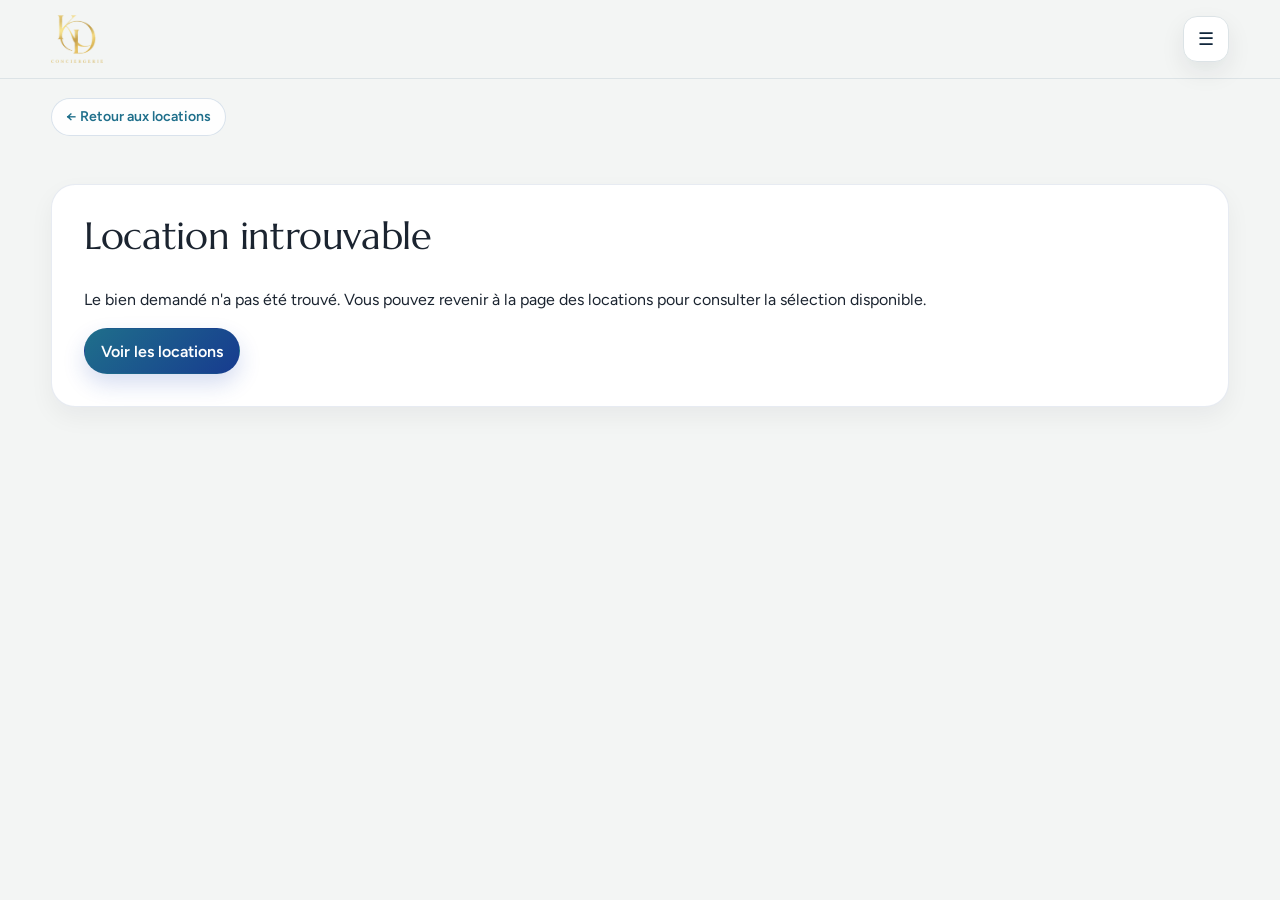
<file: location-detail.html>
<!DOCTYPE html>
<html lang="fr">
<head>
  <meta charset="UTF-8" />
  <meta name="viewport" content="width=device-width, initial-scale=1.0" />
  <meta name="description" content="Détail d'une location KD Conciergerie avec galerie, description, équipements et informations utiles." />
  <title>Détail de la location | KD Conciergerie</title>
  <link rel="icon" type="image/png" href="./Logo.png" />
  <link rel="preconnect" href="https://fonts.googleapis.com" />
  <link rel="preconnect" href="https://fonts.gstatic.com" crossorigin />
  <link href="https://fonts.googleapis.com/css2?family=Inter:wght@300;400;500;600;700;800&display=swap" rel="stylesheet" />
  <link href="https://fonts.cdnfonts.com/css/signatura" rel="stylesheet" />
  <style>
    :root {
      --bg: #f8fafc;
      --surface: #ffffff;
      --text: #1f2937;
      --muted: #617084;
      --line: #e6ebf2;
      --blue: #1e40af;
      --blue-deep: #0f234f;
      --green: #0f766e;
      --shadow-soft: 0 10px 24px rgba(15, 23, 42, 0.05);
      --shadow-hover: 0 18px 34px rgba(15, 23, 42, 0.1);
      --radius: 16px;
      --radius-lg: 24px;
      --space-1: 8px;
      --space-2: 16px;
      --space-3: 24px;
      --space-4: 32px;
      --space-5: 48px;
      --space-6: 64px;
      --max: 1200px;
      --site-header-h: 80px;
    }

    * {
      box-sizing: border-box;
      margin: 0;
      padding: 0;
    }

    html {
      overflow-x: hidden;
      max-width: 100%;
    }

    body {
      font-family: "Inter", sans-serif;
      background:
        radial-gradient(circle at top left, rgba(30, 64, 175, 0.05), transparent 28%),
        radial-gradient(circle at bottom right, rgba(15, 118, 110, 0.05), transparent 22%),
        var(--bg);
      color: var(--text);
      line-height: 1.58;
      -webkit-font-smoothing: antialiased;
      text-rendering: optimizeLegibility;
      opacity: 0;
      transition: opacity 0.28s ease;
      overflow-x: hidden;
      max-width: 100%;
    }

    body.page-ready {
      opacity: 1;
    }

    body.page-leaving {
      opacity: 0;
    }

    body.sidebar-open,
    body.modal-open {
      overflow: hidden;
    }

    a,
    button {
      -webkit-tap-highlight-color: transparent;
    }

    a {
      color: inherit;
      text-decoration: none;
    }

    img {
      display: block;
      width: 100%;
      max-width: 100%;
    }

    .container {
      width: min(92%, var(--max));
      margin: 0 auto;
    }

    header {
      position: fixed;
      top: 0;
      left: 0;
      right: 0;
      z-index: 40;
      background: transparent;
      backdrop-filter: none;
      border-bottom: none;
      box-shadow: none;
      transition: none;
    }

    header.scrolled {
      background: transparent;
      border-bottom: none;
      box-shadow: none;
    }

    .nav {
      min-height: 78px;
      display: flex;
      align-items: center;
      justify-content: space-between;
      gap: var(--space-2);
    }

    .brand {
      display: flex;
      align-items: center;
      gap: 12px;
    }

    .brand-logo {
      width: 58px;
      height: 58px;
      object-fit: contain;
      border-radius: var(--radius);
      background: transparent;
      padding: 5px;
      border: none;
      box-shadow: none;
    }

    .brand-name,
    .brand-initials,
    .brand-word {
      display: none !important;
    }

    .nav-links {
      position: fixed;
      top: 0;
      right: 0;
      width: min(86vw, 360px);
      height: 100dvh;
      padding: 88px 14px 18px;
      background: rgba(245, 248, 251, 0.9);
      backdrop-filter: blur(18px);
      border-left: 1px solid rgba(230, 235, 242, 0.9);
      box-shadow: -10px 0 24px rgba(15, 23, 42, 0.08);
      display: flex;
      flex-direction: column;
      gap: var(--space-1);
      transform: translateX(100%);
      visibility: hidden;
      transition: transform 0.28s ease, visibility 0.28s ease;
      z-index: 39;
    }

    .nav-links.active {
      transform: translateX(0);
      visibility: visible;
    }

    .nav-links a {
      display: flex;
      align-items: center;
      width: 100%;
      min-height: 54px;
      padding: 0 var(--space-2);
      border-radius: var(--radius);
      background: rgba(255, 255, 255, 0.76);
      border: 1px solid rgba(30, 64, 175, 0.08);
      font-weight: 500;
      transition: transform 0.22s ease, background 0.22s ease, border-color 0.22s ease, color 0.22s ease;
    }

    .nav-links a:hover,
    .nav-links a.is-active {
      transform: translateX(-2px);
      background: rgba(30, 64, 175, 0.08);
      border-color: rgba(30, 64, 175, 0.16);
      color: var(--blue);
    }

    .menu-btn {
      display: inline-grid;
      place-items: center;
      width: 46px;
      height: 46px;
      border-radius: 14px;
      border: 1px solid rgba(221, 228, 239, 0.96);
      background: rgba(255, 255, 255, 0.96);
      cursor: pointer;
      font-size: 1.1rem;
      color: #0f172a;
      box-shadow: 0 10px 24px rgba(15, 23, 42, 0.08);
      transition: transform 0.22s ease, background 0.22s ease, border-color 0.22s ease;
    }

    .menu-btn:hover {
      transform: translateY(-1px);
      background: #fff;
      border-color: rgba(203, 213, 225, 0.96);
    }

    .sidebar-overlay {
      position: fixed;
      inset: 0;
      background: rgba(15, 23, 42, 0.28);
      opacity: 0;
      pointer-events: none;
      transition: opacity 0.24s ease;
      z-index: 38;
    }

    .sidebar-overlay.active {
      opacity: 1;
      pointer-events: auto;
    }

    .btn {
      display: inline-flex;
      align-items: center;
      justify-content: center;
      min-height: 46px;
      padding: 0 16px;
      border-radius: 999px;
      border: 1px solid transparent;
      cursor: pointer;
      font: inherit;
      font-weight: 600;
      transition: transform 0.22s ease, background 0.22s ease, border-color 0.22s ease, box-shadow 0.22s ease;
    }

    .btn-primary {
      background: linear-gradient(135deg, var(--blue), #173b8f);
      color: #fff;
      box-shadow: 0 10px 22px rgba(30, 64, 175, 0.18);
    }

    .btn-primary:hover {
      transform: translateY(-1px);
      box-shadow: 0 16px 28px rgba(30, 64, 175, 0.22);
    }

    .btn-secondary {
      background: rgba(255, 255, 255, 0.9);
      border-color: rgba(216, 225, 236, 0.96);
      color: var(--text);
    }

    .btn-secondary:hover {
      transform: translateY(-1px);
      border-color: rgba(30, 64, 175, 0.16);
      color: var(--blue);
    }

    main {
      padding: calc(var(--site-header-h) + 18px) 0 var(--space-6);
      min-width: 0;
      max-width: 100%;
      overflow-x: visible;
      overflow-y: visible;
    }

    .back-link {
      display: inline-flex;
      align-items: center;
      gap: 8px;
      min-height: 38px;
      padding: 0 14px;
      border-radius: 999px;
      background: rgba(255, 255, 255, 0.9);
      border: 1px solid rgba(216, 225, 236, 0.96);
      color: #43546a;
      font-size: 0.88rem;
      font-weight: 600;
      transition: transform 0.22s ease, border-color 0.22s ease, color 0.22s ease;
    }

    .back-link:hover {
      transform: translateY(-1px);
      border-color: rgba(30, 64, 175, 0.16);
      color: var(--blue);
    }

    .detail-gallery-wrap {
      margin-top: var(--space-4);
    }

    .gallery-card {
      background: var(--surface);
      border: 1px solid rgba(230, 235, 242, 0.96);
      border-radius: var(--radius-lg);
      box-shadow: var(--shadow-soft);
      overflow: hidden;
      position: relative;
      width: 100%;
      max-width: 100%;
    }

    .detail-gallery-host {
      width: 100%;
      padding: 16px;
    }

    .detail-layout-split {
      display: grid;
      grid-template-columns: minmax(0, 1fr) minmax(280px, 380px);
      gap: 40px;
      align-items: start;
      margin-top: var(--space-4);
      overflow: visible;
    }

    .listing-main {
      min-width: 0;
      padding-bottom: var(--space-4);
      overflow: visible;
    }

    .listing-header-row {
      display: flex;
      align-items: flex-start;
      justify-content: space-between;
      gap: 14px;
      margin-bottom: 10px;
    }

    .listing-header-row h1 {
      margin-bottom: 0;
      flex: 1;
      min-width: 0;
    }

    .listing-header-actions {
      display: flex;
      align-items: center;
      gap: 10px;
      flex-shrink: 0;
    }

    .detail-share-btn {
      width: 44px;
      height: 44px;
      display: inline-flex;
      align-items: center;
      justify-content: center;
      border-radius: 14px;
      border: 1px solid rgba(30, 64, 175, 0.14);
      background: rgba(255, 255, 255, 0.95);
      color: #111827;
      cursor: pointer;
      transition: transform 0.2s ease, background 0.2s ease, border-color 0.2s ease, color 0.2s ease;
      padding: 0;
    }

    .detail-share-btn:hover {
      transform: scale(1.04);
      background: rgba(30, 64, 175, 0.08);
      border-color: rgba(30, 64, 175, 0.28);
      color: var(--blue);
    }

    .detail-share-btn svg {
      width: 22px;
      height: 22px;
      display: block;
      flex-shrink: 0;
    }

    .listing-kind {
      font-size: 1.05rem;
      font-weight: 700;
      color: #0f172a;
      margin: 0 0 6px;
      letter-spacing: -0.02em;
    }

    .listing-specs {
      font-size: 0.9rem;
      color: #475569;
      margin: 0 0 22px;
      font-weight: 500;
    }

    .listing-highlights {
      display: grid;
      gap: 18px;
      margin-bottom: 28px;
      padding-bottom: 26px;
      border-bottom: 1px solid rgba(230, 235, 242, 0.96);
    }

    .listing-highlight {
      display: flex;
      gap: 16px;
      align-items: flex-start;
    }

    .listing-highlight-icon {
      flex: 0 0 40px;
      width: 40px;
      height: 40px;
      border-radius: 12px;
      background: rgba(30, 64, 175, 0.08);
      display: grid;
      place-items: center;
      color: var(--blue-deep);
    }

    .listing-highlight-icon svg {
      width: 20px;
      height: 20px;
      stroke: currentColor;
      fill: none;
      stroke-width: 1.8;
      stroke-linecap: round;
      stroke-linejoin: round;
    }

    .listing-highlight strong {
      display: block;
      font-size: 0.95rem;
      color: #0f172a;
      margin-bottom: 4px;
      letter-spacing: -0.02em;
    }

    .listing-highlight p {
      margin: 0;
      font-size: 0.86rem;
      color: var(--muted);
      line-height: 1.5;
    }

    .listing-about-title {
      font-size: 1.35rem;
      font-weight: 700;
      color: #0f172a;
      letter-spacing: -0.03em;
      margin: 0 0 16px;
    }

    .listing-about-body {
      display: grid;
      gap: 14px;
      margin-bottom: 20px;
    }

    .listing-about-body p {
      margin: 0;
      font-size: 0.95rem;
      line-height: 1.65;
      color: #334155;
    }

    .listing-bullets {
      margin: 0;
      padding-left: 1.15rem;
      color: #334155;
      font-size: 0.95rem;
      line-height: 1.65;
    }

    .listing-bullets li {
      margin-bottom: 8px;
    }

    .listing-bullets li:last-child {
      margin-bottom: 0;
    }

    .detail-booking-card {
      position: sticky;
      top: 92px;
      background: var(--surface);
      border: 1px solid rgba(230, 235, 242, 0.96);
      border-radius: var(--radius-lg);
      box-shadow: var(--shadow-soft);
      padding: 22px 20px 20px;
      overflow: visible;
    }

    .booking-price-row {
      display: flex;
      align-items: baseline;
      justify-content: space-between;
      gap: 12px;
      flex-wrap: wrap;
      margin-bottom: 18px;
      padding-bottom: 16px;
      border-bottom: 1px solid rgba(230, 235, 242, 0.96);
    }

    .booking-total-banner {
      margin-bottom: 16px;
      padding: 14px 16px;
      border-radius: 18px;
      background: linear-gradient(135deg, rgba(30, 64, 175, 0.08), rgba(15, 118, 110, 0.06));
      border: 1px solid rgba(30, 64, 175, 0.12);
      display: grid;
      gap: 6px;
    }

    .booking-total-banner strong {
      font-size: 1.35rem;
      color: #0f172a;
      letter-spacing: -0.03em;
    }

    .booking-total-banner span {
      color: #475569;
      font-size: 0.84rem;
      line-height: 1.45;
    }

    .booking-price-row strong {
      font-size: 1.35rem;
      font-weight: 700;
      color: #0f172a;
      letter-spacing: -0.02em;
    }

    .booking-aside {
      font-size: 0.82rem;
      color: var(--muted);
      font-weight: 500;
    }

    .booking-field {
      margin-bottom: 14px;
    }

    .booking-field label {
      display: block;
      font-size: 0.68rem;
      font-weight: 700;
      letter-spacing: 0.06em;
      color: #64748b;
      margin-bottom: 6px;
    }

    .booking-field input,
    .booking-field select {
      width: 100%;
      min-height: 46px;
      padding: 0 12px;
      border-radius: 12px;
      border: 1px solid rgba(209, 219, 232, 0.96);
      font: inherit;
      font-size: 0.88rem;
      color: var(--text);
      background: #fff;
    }

    .booking-field select {
      appearance: none;
      padding-right: 40px;
      background-image: url("data:image/svg+xml,%3Csvg xmlns='http://www.w3.org/2000/svg' width='14' height='14' viewBox='0 0 24 24' fill='none' stroke='%2364748b' stroke-width='2.75' stroke-linecap='round' stroke-linejoin='round'%3E%3Cpath d='M6 9l6 6 6-6'/%3E%3C/svg%3E");
      background-repeat: no-repeat;
      background-position: right 14px center;
      cursor: pointer;
    }

    .booking-field,
    .booking-field-row {
      overflow: visible;
    }

    .booking-travelers {
      display: grid;
      gap: 12px;
      padding: 14px;
      border: 1px solid rgba(209, 219, 232, 0.96);
      border-radius: 16px;
      background: #fff;
    }

    .booking-traveler-row {
      display: flex;
      align-items: center;
      justify-content: space-between;
      gap: 12px;
    }

    .booking-traveler-copy strong {
      display: block;
      font-size: 0.94rem;
      color: #0f172a;
    }

    .booking-traveler-copy span {
      display: block;
      margin-top: 2px;
      font-size: 0.8rem;
      color: #64748b;
    }

    .booking-stepper {
      display: inline-flex;
      align-items: center;
      gap: 10px;
    }

    .booking-stepper button {
      width: 32px;
      height: 32px;
      border: 1px solid rgba(203, 213, 225, 0.96);
      border-radius: 999px;
      background: #fff;
      color: #0f172a;
      font-size: 1rem;
      cursor: pointer;
    }

    .booking-stepper strong {
      min-width: 18px;
      text-align: center;
      color: #0f172a;
      font-size: 0.95rem;
    }

    .booking-child-ages {
      display: grid;
      gap: 10px;
      padding-top: 8px;
      border-top: 1px solid rgba(230, 235, 242, 0.9);
    }

    .booking-child-ages[hidden] {
      display: none;
    }

    .booking-child-age-list {
      display: grid;
      gap: 8px;
    }

    .booking-child-age-item label {
      display: block;
      font-size: 0.72rem;
      font-weight: 700;
      letter-spacing: 0.05em;
      color: #64748b;
      margin-bottom: 6px;
    }

    .booking-date-shell {
      position: relative;
      z-index: 1;
      overflow: visible;
    }

    .booking-date-shell.is-open {
      z-index: 55;
    }

    .booking-date-trigger {
      position: relative;
      width: 100%;
      min-height: 46px;
      padding: 0 40px 0 12px;
      border-radius: 12px;
      border: 1px solid rgba(209, 219, 232, 0.96);
      font: inherit;
      font-size: 0.88rem;
      color: var(--text);
      background: #fff;
      cursor: pointer;
      display: flex;
      align-items: center;
      justify-content: flex-start;
      text-align: left;
      transition: border-color 0.2s ease, box-shadow 0.2s ease;
    }

    .booking-date-trigger:hover {
      border-color: rgba(30, 64, 175, 0.22);
    }

    .booking-date-trigger:focus-visible {
      outline: 2px solid rgba(30, 64, 175, 0.45);
      outline-offset: 2px;
    }

    .booking-date-display {
      color: var(--text);
      flex: 1;
      min-width: 0;
    }

    .booking-date-display.is-placeholder {
      color: #94a3b8;
    }

    .booking-date-chevron {
      position: absolute;
      right: 14px;
      top: 50%;
      transform: translateY(-50%);
      display: flex;
      color: #64748b;
      pointer-events: none;
    }

    .booking-date-trigger .booking-date-chevron svg {
      display: block;
      transition: transform 0.32s cubic-bezier(0.34, 1.35, 0.64, 1);
    }

    .booking-date-shell.is-open .booking-date-chevron svg {
      transform: rotate(180deg);
    }

    .booking-calendar-popover {
      position: absolute;
      top: calc(100% + 6px);
      width: min(340px, calc(100vw - 24px));
      max-width: calc(100vw - 24px);
      box-sizing: border-box;
      padding: 16px 14px 14px;
      background: #fff;
      border: 1px solid rgba(209, 219, 232, 0.96);
      border-radius: 14px;
      box-shadow: 0 20px 48px rgba(15, 23, 42, 0.14);
      z-index: 60;
      overflow: visible;
    }

    .booking-date-shell[data-booking-date="arrive"] .booking-calendar-popover {
      left: 0;
      right: auto;
    }

    .booking-date-shell[data-booking-date="depart"] .booking-calendar-popover {
      right: 0;
      left: auto;
    }

    .booking-cal-toolbar {
      display: flex;
      align-items: center;
      justify-content: space-between;
      gap: 10px;
      margin-bottom: 12px;
    }

    .booking-cal-nav-btn {
      width: 38px;
      height: 38px;
      flex-shrink: 0;
      border-radius: 10px;
      border: 1px solid rgba(209, 219, 232, 0.96);
      background: rgba(248, 250, 252, 0.95);
      color: #334155;
      cursor: pointer;
      display: inline-flex;
      align-items: center;
      justify-content: center;
      transition: background 0.2s ease, border-color 0.2s ease, color 0.2s ease;
      padding: 0;
    }

    .booking-cal-nav-btn svg {
      display: block;
      width: 20px;
      height: 20px;
    }

    .booking-cal-nav-btn:hover:not(:disabled) {
      background: #fff;
      border-color: rgba(30, 64, 175, 0.2);
      color: var(--blue);
    }

    .booking-cal-nav-btn:disabled {
      opacity: 0.35;
      cursor: not-allowed;
    }

    .booking-cal-select-row {
      display: grid;
      grid-template-columns: minmax(0, 1fr) minmax(0, 1fr);
      gap: 10px;
      margin-bottom: 14px;
    }

    .booking-cal-select-row select {
      width: 100%;
      min-width: 0;
      max-width: 100%;
      min-height: 42px;
      padding: 0 34px 0 10px;
      border-radius: 10px;
      border: 1px solid rgba(209, 219, 232, 0.96);
      font: inherit;
      font-size: 0.84rem;
      font-weight: 500;
      color: var(--text);
      background-color: #fff;
      appearance: none;
      background-image: url("data:image/svg+xml,%3Csvg xmlns='http://www.w3.org/2000/svg' width='12' height='12' viewBox='0 0 24 24' fill='none' stroke='%2364748b' stroke-width='2.75' stroke-linecap='round' stroke-linejoin='round'%3E%3Cpath d='M6 9l6 6 6-6'/%3E%3C/svg%3E");
      background-repeat: no-repeat;
      background-position: right 10px center;
      cursor: pointer;
    }

    .booking-cal-weekdays {
      display: grid;
      grid-template-columns: repeat(7, minmax(0, 1fr));
      gap: 2px;
      margin-bottom: 8px;
      font-size: 0.65rem;
      font-weight: 700;
      letter-spacing: 0.02em;
      text-transform: uppercase;
      color: #94a3b8;
      text-align: center;
    }

    .booking-cal-weekdays span {
      min-width: 0;
      overflow: hidden;
      text-overflow: ellipsis;
    }

    .booking-cal-days {
      display: grid;
      grid-template-columns: repeat(7, minmax(0, 1fr));
      gap: 4px;
    }

    .booking-cal-empty {
      min-height: 36px;
    }

    .booking-cal-day {
      min-height: 36px;
      border-radius: 10px;
      border: 1px solid transparent;
      background: rgba(248, 250, 252, 0.6);
      font: inherit;
      font-size: 0.82rem;
      font-weight: 600;
      color: #334155;
      cursor: pointer;
      transition: background 0.15s ease, border-color 0.15s ease, color 0.15s ease;
    }

    .booking-cal-day:hover:not(:disabled) {
      background: rgba(30, 64, 175, 0.08);
      border-color: rgba(30, 64, 175, 0.15);
      color: var(--blue);
    }

    .booking-cal-day.is-selected {
      background: rgba(30, 64, 175, 0.16);
      border-color: rgba(30, 64, 175, 0.35);
      color: var(--blue-deep);
    }

    .booking-cal-day:disabled,
    .booking-cal-day.is-disabled {
      opacity: 0.32;
      cursor: not-allowed;
      background: transparent;
    }

    .booking-field-row {
      display: grid;
      grid-template-columns: 1fr 1fr;
      gap: 10px;
    }

    .booking-field-row > .booking-field:first-child {
      order: 2;
    }

    .booking-field-row > .booking-field:last-child {
      order: 1;
    }

    .booking-footnote {
      margin: 14px 0 0;
      font-size: 0.78rem;
      color: #94a3b8;
      line-height: 1.45;
    }

    .booking-summary {
      margin-top: 14px;
      padding: 14px;
      border-radius: 16px;
      background: rgba(248, 250, 252, 0.92);
      border: 1px solid rgba(226, 232, 240, 0.96);
      display: grid;
      gap: 10px;
    }

    .booking-summary[hidden] {
      display: none;
    }

    .booking-summary-line {
      display: flex;
      align-items: center;
      justify-content: space-between;
      gap: 12px;
      font-size: 0.86rem;
      color: #475569;
    }

    .booking-summary-line strong {
      color: #0f172a;
      font-size: 0.95rem;
      letter-spacing: -0.02em;
    }

    .booking-summary-note {
      font-size: 0.8rem;
      color: #64748b;
      line-height: 1.45;
    }

    .booking-request-btn {
      width: 100%;
      min-height: 48px;
      border-radius: 14px;
      border: 1px solid rgba(30, 64, 175, 0.18);
      background: linear-gradient(180deg, #1e40af, #15338d);
      color: #fff;
      font: inherit;
      font-size: 0.9rem;
      font-weight: 700;
      display: inline-flex;
      align-items: center;
      justify-content: center;
      text-align: center;
      padding: 0 16px;
      text-decoration: none;
      transition: transform 0.2s ease, box-shadow 0.2s ease, opacity 0.2s ease;
      box-shadow: 0 14px 28px rgba(30, 64, 175, 0.18);
    }

    .booking-request-btn:hover {
      transform: translateY(-1px);
    }

    .booking-request-btn.is-disabled {
      opacity: 0.55;
      pointer-events: none;
      box-shadow: none;
    }

    .booking-actions {
      display: grid;
      gap: 10px;
      margin-top: 12px;
    }

    .listing-stats-inline {
      display: flex;
      flex-wrap: wrap;
      gap: 8px;
      margin-top: 14px;
    }

    .listing-stat-pill {
      font-size: 0.78rem;
      font-weight: 600;
      color: #64748b;
      padding: 6px 10px;
      border-radius: 999px;
      background: rgba(248, 250, 252, 0.95);
      border: 1px solid rgba(226, 232, 240, 0.9);
    }

    .eyebrow {
      display: inline-flex;
      align-items: center;
      min-height: 34px;
      padding: 0 14px;
      border-radius: 999px;
      background: linear-gradient(90deg, #f7fbff, #eef5ff);
      border: 1px solid #dfe8f6;
      color: #4d5f78;
      font-size: 0.86rem;
      font-weight: 600;
      margin-bottom: var(--space-2);
    }

    h1 {
      font-size: clamp(2rem, 3vw, 3rem);
      line-height: 1.04;
      letter-spacing: -0.04em;
      margin-bottom: 14px;
    }

    .meta {
      display: flex;
      flex-wrap: wrap;
      gap: var(--space-1);
      margin-bottom: var(--space-3);
    }

    .detail-top {
      display: flex;
      justify-content: space-between;
      align-items: flex-start;
      gap: 16px;
      margin-bottom: 14px;
    }

    .detail-top-copy {
      min-width: 0;
      flex: 1;
    }

    .detail-favorite {
      width: 44px;
      height: 44px;
      border-radius: 14px;
      border: 1px solid rgba(216, 225, 236, 0.96);
      background: rgba(255, 255, 255, 0.95);
      display: inline-flex;
      align-items: center;
      justify-content: center;
      cursor: pointer;
      box-shadow: 0 8px 20px rgba(15, 23, 42, 0.06);
      color: #334155;
      transition: transform 0.22s ease, background 0.22s ease, color 0.22s ease, border-color 0.22s ease;
      padding: 0;
      flex-shrink: 0;
    }

    .detail-favorite:hover {
      transform: scale(1.04);
      border-color: rgba(30, 64, 175, 0.2);
      color: var(--blue);
    }

    .detail-favorite svg {
      width: 22px;
      height: 22px;
      display: block;
      flex-shrink: 0;
      stroke: currentColor;
      stroke-width: 1.85;
      fill: none;
      transition: fill 0.22s ease, stroke 0.22s ease, transform 0.22s ease;
    }

    .detail-favorite:not(.active) svg path {
      fill: none;
    }

    .detail-favorite.active {
      background: #fff1f2;
      color: #e11d48;
      border-color: #fecdd3;
    }

    .detail-favorite.active svg path {
      fill: currentColor;
      stroke: none;
    }

    .meta-pill {
      display: inline-flex;
      align-items: center;
      min-height: 34px;
      padding: 0 12px;
      border-radius: 999px;
      background: rgba(30, 64, 175, 0.08);
      border: 1px solid rgba(30, 64, 175, 0.12);
      color: var(--blue-deep);
      font-size: 0.82rem;
      font-weight: 600;
    }

    .detail-stats {
      display: flex;
      flex-wrap: wrap;
      gap: 10px;
      margin-bottom: var(--space-3);
    }

    .detail-stat {
      display: inline-flex;
      align-items: center;
      min-height: 34px;
      padding: 0 12px;
      border-radius: 999px;
      background: rgba(255, 255, 255, 0.9);
      border: 1px solid rgba(216, 225, 236, 0.96);
      color: #43546a;
      font-size: 0.82rem;
      font-weight: 600;
    }

    .section-block + .section-block {
      margin-top: 22px;
    }

    .section-block h2 {
      font-size: 1rem;
      letter-spacing: -0.02em;
      margin-bottom: 8px;
    }

    .section-block p,
    .section-block li {
      color: var(--muted);
      font-size: 0.92rem;
      line-height: 1.65;
    }

    .equipment-grid {
      list-style: none;
      display: grid;
      grid-template-columns: repeat(2, minmax(0, 1fr));
      gap: 12px;
    }

    .equipment-item {
      padding: 14px 16px;
      border-radius: var(--radius);
      background: #fbfdff;
      border: 1px solid rgba(230, 235, 242, 0.96);
      color: #42556d;
      font-size: 0.9rem;
      line-height: 1.55;
      font-weight: 500;
    }

    .info-list {
      display: grid;
      gap: 10px;
      list-style: none;
    }

    .info-item {
      padding: 12px 14px;
      border-radius: var(--radius);
      background: #fbfdff;
      border: 1px solid rgba(230, 235, 242, 0.96);
    }

    .not-found {
      margin-top: var(--space-5);
      padding: var(--space-4);
      border-radius: var(--radius-lg);
      background: var(--surface);
      border: 1px solid rgba(230, 235, 242, 0.96);
      box-shadow: var(--shadow-soft);
      display: grid;
      gap: var(--space-2);
    }

    .recommended-section {
      margin-top: var(--space-4);
      background: rgba(255, 255, 255, 0.9);
      border: 1px solid rgba(230, 235, 242, 0.96);
      border-radius: var(--radius-lg);
      box-shadow: var(--shadow-soft);
      padding: 24px;
    }

    .recommended-head {
      display: flex;
      justify-content: space-between;
      align-items: center;
      gap: 12px;
      flex-wrap: wrap;
      margin-bottom: 16px;
    }

    .recommended-head h2 {
      font-size: 1.05rem;
      letter-spacing: -0.02em;
    }

    .recommended-note {
      color: var(--muted);
      font-size: 0.86rem;
    }

    .recommended-grid {
      display: grid;
      grid-template-columns: repeat(3, minmax(0, 1fr));
      gap: 16px;
    }

    .recommended-card {
      display: grid;
      grid-template-columns: 88px minmax(0, 1fr);
      gap: 14px;
      align-items: center;
      padding: 12px;
      border-radius: 18px;
      background: linear-gradient(180deg, #fff, #f8fbff);
      border: 1px solid rgba(230, 235, 242, 0.96);
      transition: transform 0.22s ease, box-shadow 0.22s ease, border-color 0.22s ease;
    }

    .recommended-card:hover {
      transform: translateY(-2px);
      box-shadow: var(--shadow-soft);
      border-color: rgba(30, 64, 175, 0.14);
    }

    .recommended-card img {
      width: 88px;
      aspect-ratio: 1 / 1;
      object-fit: cover;
      border-radius: 16px;
      background: #f5f7fb;
    }

    .recommended-card-copy {
      display: grid;
      gap: 6px;
    }

    .recommended-card-copy strong {
      font-size: 0.94rem;
      line-height: 1.3;
      letter-spacing: -0.02em;
    }

    .recommended-card-copy span {
      color: var(--muted);
      font-size: 0.82rem;
      line-height: 1.45;
    }

    .ui-feedback {
      position: fixed;
      left: 50%;
      bottom: 24px;
      transform: translateX(-50%) translateY(18px);
      min-height: 42px;
      padding: 0 16px;
      border-radius: 999px;
      display: inline-flex;
      align-items: center;
      justify-content: center;
      background: rgba(15, 23, 42, 0.9);
      color: #fff;
      font-size: 0.88rem;
      font-weight: 600;
      box-shadow: 0 12px 26px rgba(15, 23, 42, 0.2);
      opacity: 0;
      pointer-events: none;
      transition: opacity 0.22s ease-in-out, transform 0.22s ease-in-out;
      z-index: 90;
      backdrop-filter: blur(12px);
    }

    .ui-feedback.visible {
      opacity: 1;
      transform: translateX(-50%) translateY(0);
    }

    @media (max-width: 980px) {
      .detail-layout-split {
        grid-template-columns: 1fr;
      }

      .detail-booking-card {
        position: relative;
        top: auto;
        max-width: 480px;
      }

      .recommended-grid {
        grid-template-columns: 1fr;
      }
    }

    @media (max-width: 760px) {
      .nav {
        min-height: 70px;
        align-items: center;
        justify-content: space-between;
        padding: 8px 0;
      }

      .brand-logo {
        width: 50px;
        height: 50px;
      }

      .menu-btn {
        width: 44px;
        height: 44px;
        border-radius: 14px;
      }

      .content-card,
      .info-card {
        padding: 22px;
      }

      .equipment-grid {
        grid-template-columns: 1fr;
      }

      .gallery-card {
        max-width: 100%;
      }

      .recommended-card {
        grid-template-columns: 72px minmax(0, 1fr);
      }

      .recommended-card img {
        width: 72px;
      }

    }
  </style>
  <link rel="preconnect" href="https://fonts.googleapis.com" />
  <link rel="preconnect" href="https://fonts.gstatic.com" crossorigin />
  <link href="https://fonts.googleapis.com/css2?family=Figtree:wght@400;500;600;700&family=Marcellus&display=swap" rel="stylesheet" />
  <link rel="stylesheet" href="./assets/kd-theme.css?v=1" />
</head>
<body>
  <header>
    <div class="container nav">
      <a class="brand" href="./index.html">
        <img class="brand-logo" src="./assets/logo-kd.png" alt="Logo KD Conciergerie" />
      </a>
      <nav class="nav-links" id="navLinks">
          <a href="./index.html">Accueil</a>
          <a href="./locations.html" class="is-active">Logements</a>
          <a href="./estimation.html">Confier mon logement</a>
          <a href="./contact.html">Contact</a>
        </nav>
      <button class="menu-btn" id="menuBtn" aria-label="Ouvrir le menu">☰</button>
    </div>
  </header>

  <div class="sidebar-overlay" id="sidebarOverlay"></div>

  <main class="container">
    <a class="back-link" href="./locations.html">← Retour aux locations</a>
    <div id="detailMount"></div>
  </main>

  <div class="ui-feedback" id="uiFeedback" aria-live="polite"></div>

  <script src="./site-intelligence.js?v=2"></script>
  <script src="./locations-data.js?v=2"></script>
  <script src="./property-image-zoom.js?v=5"></script>
  <script src="./property-image-gallery.js?v=2"></script>
  <script src="./offer-share.js?v=12"></script>
  <script>
    const SUPABASE_URL = "https://uaggcyfpviijylhqwihb.supabase.co";
    const SUPABASE_KEY = "eyJhbGciOiJIUzI1NiIsInR5cCI6IkpXVCJ9.eyJpc3MiOiJzdXBhYmFzZSIsInJlZiI6InVhZ2djeWZwdmlpanlsaHF3aWhiIiwicm9sZSI6ImFub24iLCJpYXQiOjE3NjY1NjY4ODAsImV4cCI6MjA4MjE0Mjg4MH0.3gOA-uajhVNqmbDqQFdYXvPkx-V3syVQ03Yh5SssA5Y";
    const { enrichListing, toggleFavorite, isFavorite, trackListingEvent, getRecommendedListings, getInteractions } = window.KDSite;
    const menuBtn = document.getElementById("menuBtn");
    const navLinks = document.getElementById("navLinks");
    const sidebarOverlay = document.getElementById("sidebarOverlay");
    const header = document.querySelector("header");
    const mount = document.getElementById("detailMount");
    const uiFeedback = document.getElementById("uiFeedback");

    const openSidebar = () => {
      navLinks.classList.add("active");
      sidebarOverlay.classList.add("active");
      document.body.classList.add("sidebar-open");
    };

    const closeSidebar = () => {
      navLinks.classList.remove("active");
      sidebarOverlay.classList.remove("active");
      document.body.classList.remove("sidebar-open");
    };

    menuBtn.addEventListener("click", (event) => {
      event.stopPropagation();
      if (navLinks.classList.contains("active")) closeSidebar();
      else openSidebar();
    });

    sidebarOverlay.addEventListener("click", closeSidebar);

    document.addEventListener("click", (event) => {
      const insideSidebar = navLinks.contains(event.target) || menuBtn.contains(event.target);
      if (!insideSidebar && navLinks.classList.contains("active")) closeSidebar();
    });

    document.addEventListener("keydown", (event) => {
      if (event.key === "Escape") closeSidebar();
    });

    navLinks.querySelectorAll("a").forEach((link) => link.addEventListener("click", closeSidebar));

    const syncHeader = () => {
      header.classList.toggle("scrolled", window.scrollY > 10);
    };

    window.addEventListener("scroll", syncHeader, { passive: true });
    syncHeader();

    const params = new URLSearchParams(window.location.search);
    const STORAGE_KEY = "kd-reservation-draft";
    const readReservationDraft = () => {
      try {
        const sessionRaw = window.sessionStorage.getItem(STORAGE_KEY);
        if (sessionRaw) return JSON.parse(sessionRaw);
      } catch {}
      try {
        const localRaw = window.localStorage.getItem(STORAGE_KEY);
        if (localRaw) return JSON.parse(localRaw);
      } catch {}
      return {};
    };
    const normalizeListingId = (value) => {
      const cleaned = String(value || "").trim();
      return cleaned && cleaned !== "undefined" && cleaned !== "null" ? cleaned : "";
    };
    const normalizeText = (value) =>
      String(value || "")
        .normalize("NFD")
        .replace(/[\u0300-\u036f]/g, "")
        .trim()
        .toLowerCase();
    const reservationDraft = readReservationDraft();
    const locationId = normalizeListingId(params.get("id")) || normalizeListingId(reservationDraft.id) || "";
    const locations = (window.KD_LOCATIONS || []).map((item) => enrichListing(item));
    const resolveLocationFromSources = (collection) => {
      const byId = collection.find((item) => normalizeListingId(item.id) === locationId);
      if (byId) return byId;

      const draftId = normalizeListingId(reservationDraft.id);
      const byDraftId = draftId ? collection.find((item) => normalizeListingId(item.id) === draftId) : null;
      if (byDraftId) return byDraftId;

      const draftTitle = normalizeText(reservationDraft.title);
      const draftPlace = normalizeText(reservationDraft.location);
      const byFingerprint = collection.find((item) => {
        const sameTitle = draftTitle && normalizeText(item.title) === draftTitle;
        const samePlace = !draftPlace || normalizeText(item.location) === draftPlace;
        return sameTitle && samePlace;
      });
      return byFingerprint || null;
    };
    const currentLocation = resolveLocationFromSources(locations);
    const draftLocation = normalizeListingId(reservationDraft.id)
      ? enrichListing({
          id: normalizeListingId(reservationDraft.id),
          title: reservationDraft.title || "Annonce",
          type: reservationDraft.type || "Appartement",
          location: reservationDraft.location || "Port-de-Bouc",
          heroImage: reservationDraft.heroImage || "",
          gallery: Array.isArray(reservationDraft.gallery) ? reservationDraft.gallery : [],
          priceValue: reservationDraft.priceValue || null,
          reservation: reservationDraft.reservation || null,
          equipments: ["WiFi", "Linge de maison fourni"]
        })
      : null;
    let catalog = [...locations];
    let feedbackTimeout;

    const formatPrice = (price) => {
      if (price === null || price === undefined || price === "") return null;
      const amount = Number(price);
      return Number.isFinite(amount)
        ? new Intl.NumberFormat("fr-FR", { style: "currency", currency: "EUR", maximumFractionDigits: 0 }).format(amount)
        : String(price);
    };

    const showFeedback = (message) => {
      uiFeedback.textContent = message;
      uiFeedback.classList.add("visible");
      window.clearTimeout(feedbackTimeout);
      feedbackTimeout = window.setTimeout(() => uiFeedback.classList.remove("visible"), 1600);
    };

    const escapeHtml = (value) =>
      String(value || "")
        .replace(/&/g, "&amp;")
        .replace(/</g, "&lt;")
        .replace(/>/g, "&gt;")
        .replace(/"/g, "&quot;");

    const listingKindLabel = (loc) => {
      const t = (loc.type || "").toLowerCase();
      if (t.includes("maison") || t.includes("villa")) return "Maison entière.";
      if (t.includes("studio")) return "Studio.";
      return "Appartement.";
    };

    const listingSpecsLine = (loc) => {
      const parts = [];
      const v = loc.maxGuests;
      const br = loc.bedrooms;
      const ba = loc.bathrooms;
      if (typeof v === "number" && Number.isFinite(v) && v > 0) parts.push(`${v} voyageur${v > 1 ? "s" : ""} maximum`);
      if (typeof br === "number" && Number.isFinite(br) && br > 0) parts.push(`${br} chambre${br > 1 ? "s" : ""}`);
      if (typeof ba === "number" && Number.isFinite(ba) && ba > 0) parts.push(`${ba} salle${ba > 1 ? "s" : ""} de bain`);
      if (parts.length) return parts.join(" • ");
      return loc.location ? `À ${loc.location}` : "Caractéristiques précisées sur la fiche.";
    };

    const aboutParagraphs = (desc) => {
      const raw = String(desc || "").trim();
      if (!raw) return ["Description à venir."];
      const blocks = raw.split(/\n\n+/).map((p) => p.trim()).filter(Boolean);
      if (blocks.length >= 2) return blocks;
      const idx = raw.indexOf(". ");
      if (idx > 50 && idx < raw.length - 30) {
        return [raw.slice(0, idx + 1).trim(), raw.slice(idx + 2).trim()];
      }
      return [raw];
    };

    const LOCAL_PETIT_COCON_GALLERY = [
      "./Petit cocon/Pcocon1.png?v=4",
      "./Petit cocon/Pcocon2.png?v=4",
      "./Petit cocon/Pcocon3.png?v=4",
      "./Petit cocon/Pcocon4.png?v=4",
      "./Petit cocon/Pcocon5.png?v=4",
      "./Petit cocon/Pcocon6.png?v=4",
      "./Petit cocon/Pcocon7.png?v=4",
      "./Petit cocon/Pcocon8.png?v=4",
      "./Petit cocon/Pcocon9.png?v=4",
      "./Petit cocon/Pcocon10.png?v=4"
    ];
    const LOCAL_PROXI_GALLERY = [
      "./Proxi/Proxi 1.png",
      "./Proxi/Proxi 2.png",
      "./Proxi/Proxi 3.png",
      "./Proxi/Proxi 4.png",
      "./Proxi/Proxi 5.png"
    ];

    const applyLocalApartmentImages = (listing) => {
      const fingerprint = `${listing.id || ""} ${listing.title || ""}`.toLowerCase();
      if (fingerprint.includes("petit") && fingerprint.includes("cocon")) {
        return {
          ...listing,
          heroImage: LOCAL_PETIT_COCON_GALLERY[0],
          gallery: [...LOCAL_PETIT_COCON_GALLERY]
        };
      }

      if (fingerprint.includes("proximite")) {
        return {
          ...listing,
          heroImage: LOCAL_PROXI_GALLERY[0],
          gallery: [...LOCAL_PROXI_GALLERY]
        };
      }

      return listing;
    };

    const normalizeRemoteLocation = (row) => {
      const gallery = [row.image_url, ...(row.images || [])].filter(Boolean);
      const equipments = [
        row.max_guests ? `${row.max_guests} voyageurs` : null,
        row.bedrooms ? `${row.bedrooms} chambre${row.bedrooms > 1 ? "s" : ""}` : null,
        row.bathrooms ? `${row.bathrooms} salle${row.bathrooms > 1 ? "s" : ""} de bain` : null,
        row.rental_duration ? `Durée ${row.rental_duration}` : null
      ].filter(Boolean);
      const priceLabel = formatPrice(row.price);

      return enrichListing(applyLocalApartmentImages({
        id: row.id,
        title: row.title || "Annonce",
        teaser: row.description || "Présentation détaillée du bien.",
        location: row.location || "Port-de-Bouc",
        heroImage: row.image_url || gallery[0] || "",
        gallery: gallery.length ? gallery : [row.image_url].filter(Boolean),
        fullDescription: row.description || "Description détaillée à venir.",
        equipments: equipments.length ? equipments : ["WiFi", "Confort", "Séjour pratique"],
        type: row.type || "Appartement",
        priceValue: Number(row.price) || null,
        bedrooms: row.bedrooms != null ? Number(row.bedrooms) : null,
        bathrooms: row.bathrooms != null ? Number(row.bathrooms) : null,
        maxGuests: row.max_guests != null ? Number(row.max_guests) : null,
        usefulInfo: [
          row.location ? `Localisation : ${row.location}` : null,
          priceLabel ? `Tarif indicatif : ${priceLabel} / nuit` : null,
          row.type ? `Type de bien : ${row.type}` : null
        ].filter(Boolean)
      }));
    };

    const loadRemoteLocation = async () => {
      if (!locationId) return null;
      try {
        const response = await fetch(`${SUPABASE_URL}/rest/v1/properties?select=id,title,type,location,price,image_url,images,description,max_guests,bedrooms,bathrooms,rental_duration&id=eq.${encodeURIComponent(locationId)}`, {
          headers: {
            apikey: SUPABASE_KEY,
            Authorization: `Bearer ${SUPABASE_KEY}`,
            Accept: "application/json"
          }
        });
        if (!response.ok) throw new Error("Impossible de charger le détail");
        const rows = await response.json();
        if (Array.isArray(rows) && rows.length) return normalizeRemoteLocation(rows[0]);
      } catch (error) {
        console.error(error);
      }
      return null;
    };

    const loadRemoteCatalog = async () => {
      try {
        const response = await fetch(`${SUPABASE_URL}/rest/v1/properties?select=id,title,type,location,price,image_url,images,description,max_guests,bedrooms,bathrooms,rental_duration&order=created_at.desc`, {
          headers: {
            apikey: SUPABASE_KEY,
            Authorization: `Bearer ${SUPABASE_KEY}`,
            Accept: "application/json"
          }
        });
        if (!response.ok) throw new Error("Impossible de charger les recommandations");
        const rows = await response.json();
        if (Array.isArray(rows) && rows.length) {
          catalog = rows.map(normalizeRemoteLocation);
        }
      } catch (error) {
        console.error(error);
        catalog = [...locations];
      }
    };

    const renderNotFound = () => {
      mount.innerHTML = `
        <section class="not-found">
          <h1>Location introuvable</h1>
          <p>Le bien demandé n'a pas été trouvé. Vous pouvez revenir à la page des locations pour consulter la sélection disponible.</p>
          <div>
            <a class="btn btn-primary" href="./locations.html">Voir les locations</a>
          </div>
        </section>
      `;
    };
    const persistResolvedLocation = (resolvedLocation) => {
      if (!resolvedLocation) return;
      try {
        const existing = readReservationDraft();
        const serialized = JSON.stringify({
          ...existing,
          id: normalizeListingId(resolvedLocation.id),
          title: resolvedLocation.title || existing.title || "",
          type: resolvedLocation.type || existing.type || "",
          location: resolvedLocation.location || existing.location || "",
          heroImage: resolvedLocation.heroImage || existing.heroImage || "",
          gallery: Array.isArray(resolvedLocation.gallery) ? resolvedLocation.gallery : (Array.isArray(existing.gallery) ? existing.gallery : []),
          priceValue: resolvedLocation.priceValue ?? existing.priceValue ?? null,
          reservation: resolvedLocation.reservation || existing.reservation || null
        });
        window.sessionStorage.setItem(STORAGE_KEY, serialized);
        window.localStorage.setItem(STORAGE_KEY, serialized);
      } catch {}
    };

    const BOOKING_MONTHS_FR = [
      "janvier",
      "février",
      "mars",
      "avril",
      "mai",
      "juin",
      "juillet",
      "août",
      "septembre",
      "octobre",
      "novembre",
      "décembre"
    ];
    const BOOKING_DOW_FR = ["lun", "mar", "mer", "jeu", "ven", "sam", "dim"];

    const bookingStartOfDay = (d) => new Date(d.getFullYear(), d.getMonth(), d.getDate());

    const bookingAddDays = (d, n) => {
      const x = new Date(d.getFullYear(), d.getMonth(), d.getDate());
      x.setDate(x.getDate() + n);
      return x;
    };

    const bookingToISO = (d) => {
      const y = d.getFullYear();
      const m = String(d.getMonth() + 1).padStart(2, "0");
      const day = String(d.getDate()).padStart(2, "0");
      return `${y}-${m}-${day}`;
    };

    const bookingFromISO = (s) => {
      if (!s || typeof s !== "string") return null;
      const p = s.split("-");
      if (p.length !== 3) return null;
      const y = Number(p[0]);
      const m = Number(p[1]);
      const day = Number(p[2]);
      if (!y || !m || !day) return null;
      const dt = new Date(y, m - 1, day);
      if (dt.getFullYear() !== y || dt.getMonth() !== m - 1 || dt.getDate() !== day) return null;
      return dt;
    };

    const bookingFormatFR = (iso) => {
      if (!iso) return "";
      const d = bookingFromISO(iso);
      if (!d) return "";
      return d.toLocaleDateString("fr-FR", { day: "2-digit", month: "2-digit", year: "numeric" });
    };

    const bookingDiffNights = (arriveIso, departIso) => {
      const arrive = bookingFromISO(arriveIso);
      const depart = bookingFromISO(departIso);
      if (!arrive || !depart) return 0;
      const diff = Math.round((bookingStartOfDay(depart) - bookingStartOfDay(arrive)) / 86400000);
      return diff > 0 ? diff : 0;
    };

    const buildBookingRequestHref = ({ title, location, arriveIso, departIso, guests, totalLabel, nights }) => {
      const subject = encodeURIComponent(`Demande de réservation - ${title}`);
      const body = encodeURIComponent(
        [
          `Bonjour,`,
          ``,
          `Je souhaite obtenir une confirmation de disponibilité pour ce logement : ${title}.`,
          `Localisation : ${location || "Non précisée"}`,
          `Arrivée : ${bookingFormatFR(arriveIso) || "À préciser"}`,
          `Départ : ${bookingFormatFR(departIso) || "À préciser"}`,
          `Voyageurs : ${guests || "À préciser"}`,
          nights ? `Durée : ${nights} nuit${nights > 1 ? "s" : ""}` : `Durée : À préciser`,
          totalLabel ? `Budget estimatif affiché : ${totalLabel}` : `Budget estimatif : Sur demande`,
          ``,
          `Merci de me recontacter avec la disponibilité et les conditions.`,
          ``,
          `Cordialement`
        ].join("\n")
      );
      return `mailto:kd.conciergerie13@gmail.com?subject=${subject}&body=${body}`;
    };

    const BOOKING_STORAGE_KEY = "kd_booking";
    const createBookingDataFromListing = ({ propertyId, checkIn, checkOut, adults, children, babies, guests, estimatedTotal }) => {
      const bookingData = {
        propertyId: normalizeListingId(propertyId),
        checkIn: String(checkIn || ""),
        checkOut: String(checkOut || ""),
        adults: Number(adults || 0),
        children: Number(children || 0),
        babies: Number(babies || 0),
        guests: Number(guests || 0),
        estimatedTotal: Number(estimatedTotal || 0),
        selectedAt: Date.now()
      };
      console.log("[kd_booking] createBookingDataFromListing", bookingData);
      return bookingData;
    };
    const saveBookingData = (bookingData) => {
      try {
        const serialized = JSON.stringify({ ...bookingData, selectedAt: Date.now() });
        window.sessionStorage.setItem(BOOKING_STORAGE_KEY, serialized);
        window.localStorage.setItem(BOOKING_STORAGE_KEY, serialized);
        console.log("[kd_booking] saved", bookingData);
      } catch (error) {
        console.log("[kd_booking] save failed", error);
      }
    };
    const buildReservationPageHref = ({ id, arriveIso, departIso, adults, children, babies, guests, estimatedTotal }) => {
      const next = new URLSearchParams();
      next.set("id", String(id || ""));
      if (arriveIso) next.set("arrive", arriveIso);
      if (departIso) next.set("depart", departIso);
      if (adults) next.set("adults", String(adults));
      if (children) next.set("children", String(children));
      if (babies) next.set("babies", String(babies));
      if (guests) next.set("guests", String(guests));
      if (estimatedTotal) next.set("estimatedTotal", String(estimatedTotal));
      return `./reservation.html?${next.toString()}`;
    };

    const hydrateBookingDraft = (root, location) => {
      const arriveInput = root.querySelector("#bookArrive");
      const departInput = root.querySelector("#bookDepart");
      const guestsInput = root.querySelector("#bookGuests");
      const adultsValueEl = root.querySelector("#bookAdultsValue");
      const childrenValueEl = root.querySelector("#bookChildrenValue");
      const arriveDisplay = root.querySelector("#bookArriveDisplay");
      const departDisplay = root.querySelector("#bookDepartDisplay");
      if (!arriveInput || !departInput || !guestsInput || !adultsValueEl || !childrenValueEl || !arriveDisplay || !departDisplay) return;

      const draft = normalizeListingId(reservationDraft.id) === location.id ? reservationDraft : {};
      const nextArrive = params.get("arrive") || draft.arrive || "";
      const nextDepart = params.get("depart") || draft.depart || "";
      const nextAdults = Math.max(1, Number(params.get("adults") || draft.adults || params.get("guests") || draft.guests || 1));
      const nextChildren = Math.max(0, Number(params.get("children") || draft.children || 0));
      const nextChildAgesRaw = params.get("childAges");
      const nextChildAges = nextChildAgesRaw
        ? nextChildAgesRaw.split(",").map((item) => String(item || "").trim()).filter(Boolean)
        : Array.isArray(draft.childAges) ? draft.childAges : [];

      arriveInput.value = nextArrive;
      departInput.value = nextDepart;
      arriveDisplay.textContent = nextArrive ? bookingFormatFR(nextArrive) : "jj/mm/aaaa";
      departDisplay.textContent = nextDepart ? bookingFormatFR(nextDepart) : "jj/mm/aaaa";
      arriveDisplay.classList.toggle("is-placeholder", !nextArrive);
      departDisplay.classList.toggle("is-placeholder", !nextDepart);
      adultsValueEl.textContent = String(nextAdults);
      childrenValueEl.textContent = String(nextChildren);
      guestsInput.value = String(nextAdults + nextChildren);
      root.dataset.childAges = JSON.stringify(nextChildAges.slice(0, nextChildren));
    };

    const initBookingSummary = (root, location) => {
      const arriveInput = root.querySelector("#bookArrive");
      const departInput = root.querySelector("#bookDepart");
      const guestsInput = root.querySelector("#bookGuests");
      const adultsValueEl = root.querySelector("#bookAdultsValue");
      const childrenValueEl = root.querySelector("#bookChildrenValue");
      const adultsMinusBtn = root.querySelector("#bookAdultsMinus");
      const adultsPlusBtn = root.querySelector("#bookAdultsPlus");
      const childrenMinusBtn = root.querySelector("#bookChildrenMinus");
      const childrenPlusBtn = root.querySelector("#bookChildrenPlus");
      const childAgesGroup = root.querySelector("#bookChildAgesGroup");
      const childAgesList = root.querySelector("#bookChildAgesList");
      const bannerTotalEl = root.querySelector("#bookingBannerTotal");
      const bannerMetaEl = root.querySelector("#bookingBannerMeta");
      const nightsEl = root.querySelector("#bookingNights");
      const totalEl = root.querySelector("#bookingTotal");
      const noteEl = root.querySelector("#bookingSummaryNote");
      const summaryEl = root.querySelector("#bookingSummary");
      const requestBtn = root.querySelector("#bookingRequestBtn");

      if (!arriveInput || !departInput || !guestsInput || !adultsValueEl || !childrenValueEl || !adultsMinusBtn || !adultsPlusBtn || !childrenMinusBtn || !childrenPlusBtn || !childAgesGroup || !childAgesList || !bannerTotalEl || !bannerMetaEl || !nightsEl || !totalEl || !noteEl || !summaryEl || !requestBtn) return;

      const nightlyPrice = Number(location.priceValue);
      const hasNightlyPrice = Number.isFinite(nightlyPrice) && nightlyPrice > 0;
      let childAges = (() => {
        try {
          const raw = JSON.parse(root.dataset.childAges || "[]");
          return Array.isArray(raw) ? raw : [];
        } catch {
          return [];
        }
      })();

      const getAdults = () => Math.max(1, Number(adultsValueEl.textContent || 1));
      const getChildren = () => Math.max(0, Number(childrenValueEl.textContent || 0));
      const getGuests = () => getAdults() + getChildren();
      const renderChildAges = () => {
        const children = getChildren();
        childAges = childAges.slice(0, children);
        while (childAges.length < children) childAges.push("2");
        childAgesGroup.hidden = !children;
        childAgesList.innerHTML = childAges.map((age, index) => `
          <div class="booking-child-age-item">
            <label for="bookChildAge${index}">Enfant ${index + 1}</label>
            <select id="bookChildAge${index}" data-child-age-index="${index}">
              ${Array.from({ length: 16 }, (_, ageIndex) => {
                const value = String(ageIndex + 2);
                return `<option value="${value}" ${value === String(age) ? "selected" : ""}>${value} ans</option>`;
              }).join("")}
            </select>
          </div>
        `).join("");
        childAgesList.querySelectorAll("[data-child-age-index]").forEach((select) => {
          select.addEventListener("change", () => {
            const index = Number(select.getAttribute("data-child-age-index"));
            childAges[index] = select.value;
            updateBookingSummary();
          });
        });
      };
      const setTravelers = ({ adults = getAdults(), children = getChildren() } = {}) => {
        adultsValueEl.textContent = String(Math.max(1, adults));
        childrenValueEl.textContent = String(Math.max(0, children));
        guestsInput.value = String(getGuests());
        renderChildAges();
      };

      const persistReservationDraft = ({ arriveIso = "", departIso = "" } = {}) => {
        const adults = getAdults();
        const children = getChildren();
        const guests = getGuests();
        const draft = {
          id: location.id,
          title: location.title,
          type: location.type,
          location: location.location,
          heroImage: location.heroImage,
          priceValue: location.priceValue,
          gallery: Array.isArray(location.gallery) ? location.gallery : [],
          reservation: location.reservation || null,
          arrive: arriveIso,
          depart: departIso,
          guests,
          adults,
          children,
          childAges: [...childAges],
          babies: 0
        };
        try {
          const serialized = JSON.stringify(draft);
          window.sessionStorage.setItem("kd-reservation-draft", serialized);
          window.localStorage.setItem("kd-reservation-draft", serialized);
        } catch {}
      };

      const updateBookingSummary = () => {
        const arriveIso = arriveInput.value;
        const departIso = departInput.value;
        const adults = getAdults();
        const children = getChildren();
        const guests = getGuests();
        const nights = bookingDiffNights(arriveIso, departIso);

        persistReservationDraft({ arriveIso, departIso });

        summaryEl.hidden = false;

        if (!nights) {
          bannerTotalEl.textContent = hasNightlyPrice ? `${formatPrice(nightlyPrice)} / nuit` : "Tarif sur demande";
          bannerMetaEl.textContent = "Choisissez vos dates pour afficher le total estimé du séjour.";
          nightsEl.textContent = "-";
          totalEl.textContent = hasNightlyPrice ? "Sélectionnez vos dates" : "Tarif sur demande";
          noteEl.textContent = "Choisissez une arrivée et un départ pour voir le récapitulatif.";
          requestBtn.textContent = "Sélectionnez vos dates";
          requestBtn.href = "./estimation.html";
          requestBtn.classList.add("is-disabled");
          return;
        }

        const nightsLabel = `${nights} nuit${nights > 1 ? "s" : ""}`;
        const totalLabel = hasNightlyPrice ? formatPrice(nightlyPrice * nights) : "Tarif sur demande";
        bannerTotalEl.textContent = totalLabel;
          bannerMetaEl.textContent = `${nightsLabel} • ${adults} adulte${adults > 1 ? "s" : ""}${children ? `, ${children} enfant${children > 1 ? "s" : ""}` : ""}`;
        nightsEl.textContent = nightsLabel;
        totalEl.textContent = totalLabel;
        noteEl.textContent = hasNightlyPrice
          ? `${formatPrice(nightlyPrice)} / nuit x ${nights} pour ${adults} adulte${adults > 1 ? "s" : ""}${children ? ` et ${children} enfant${children > 1 ? "s" : ""}` : ""}.`
          : `Durée sélectionnée : ${nightsLabel} pour ${adults} adulte${adults > 1 ? "s" : ""}${children ? ` et ${children} enfant${children > 1 ? "s" : ""}` : ""}. Le tarif exact sera confirme sur demande.`;

        const estimatedTotal = hasNightlyPrice ? nightlyPrice * nights : 0;
        const bookingData = createBookingDataFromListing({
          propertyId: location.id,
          checkIn: arriveIso,
          checkOut: departIso,
          adults,
          children,
          babies: 0,
          guests,
          estimatedTotal
        });
        saveBookingData(bookingData);

        requestBtn.textContent = "Continuer la réservation";
        requestBtn.href = buildReservationPageHref({
          id: location.id,
          arriveIso,
          departIso,
          adults,
          children,
          babies: 0,
          guests,
          estimatedTotal
        });
        requestBtn.classList.remove("is-disabled");
      };

      arriveInput.addEventListener("change", updateBookingSummary);
      departInput.addEventListener("change", updateBookingSummary);
      adultsMinusBtn.addEventListener("click", () => {
        setTravelers({ adults: getAdults() - 1, children: getChildren() });
        updateBookingSummary();
      });
      adultsPlusBtn.addEventListener("click", () => {
        setTravelers({ adults: getAdults() + 1, children: getChildren() });
        updateBookingSummary();
      });
      childrenMinusBtn.addEventListener("click", () => {
        setTravelers({ adults: getAdults(), children: getChildren() - 1 });
        updateBookingSummary();
      });
      childrenPlusBtn.addEventListener("click", () => {
        setTravelers({ adults: getAdults(), children: getChildren() + 1 });
        updateBookingSummary();
      });
      setTravelers();
      updateBookingSummary();
    };

    const initBookingDatePickers = (root) => {
      const shells = root.querySelectorAll("[data-booking-date]");
      if (!shells.length) return;

      const today = bookingStartOfDay(new Date());
      let openShell = null;
      let docClickBound = false;

      const onDocClick = (e) => {
        if (!openShell || openShell.contains(e.target)) return;
        closeAll();
      };

      const onKey = (e) => {
        if (e.key === "Escape") closeAll();
      };

      const closeAll = () => {
        shells.forEach((sh) => {
          const pop = sh.querySelector(".booking-calendar-popover");
          const trig = sh.querySelector(".booking-date-trigger");
          if (!pop || !trig) return;
          pop.hidden = true;
          trig.setAttribute("aria-expanded", "false");
          sh.classList.remove("is-open");
        });
        openShell = null;
        if (docClickBound) {
          document.removeEventListener("click", onDocClick);
          document.removeEventListener("keydown", onKey);
          docClickBound = false;
        }
      };

      shells.forEach((shell) => {
        const mode = shell.getAttribute("data-booking-date");
        const hidden = shell.querySelector('input[type="hidden"][name]');
        const trigger = shell.querySelector(".booking-date-trigger");
        const display = shell.querySelector(".booking-date-display");
        const popover = shell.querySelector(".booking-calendar-popover");
        const btnPrev = popover?.querySelector('[data-cal-dir="-1"]');
        const btnNext = popover?.querySelector('[data-cal-dir="1"]');
        const monthSel = popover?.querySelector(".booking-cal-month");
        const yearSel = popover?.querySelector(".booking-cal-year");
        const daysEl = popover?.querySelector(".booking-cal-days");
        const weekdaysEl = popover?.querySelector(".booking-cal-weekdays");

        if (!hidden || !trigger || !popover || !btnPrev || !btnNext || !monthSel || !yearSel || !daysEl || !weekdaysEl) return;

        let view = new Date(today.getFullYear(), today.getMonth(), 1);

        const otherHidden = () => {
          const other = root.querySelector(`[data-booking-date="${mode === "arrive" ? "depart" : "arrive"}"] input[type="hidden"][name]`);
          return other && other.value ? other.value : "";
        };

        const minD = () => {
          if (mode === "depart") {
            const arr = bookingFromISO(otherHidden());
            if (arr) return bookingAddDays(arr, 1);
          }
          return today;
        };

        const maxD = () => {
          if (mode === "arrive") {
            const dep = bookingFromISO(otherHidden());
            if (dep) return bookingAddDays(dep, -1);
          }
          return null;
        };

        const fillMonthYearSelects = () => {
          monthSel.innerHTML = BOOKING_MONTHS_FR.map((name, i) => `<option value="${i}">${name}</option>`).join("");
          const y0 = today.getFullYear();
          yearSel.innerHTML = "";
          for (let y = y0; y <= y0 + 4; y += 1) {
            yearSel.appendChild(new Option(String(y), String(y)));
          }
        };

        const clampView = () => {
          const min = minD();
          const max = maxD();
          let y = view.getFullYear();
          let m = view.getMonth();
          const first = new Date(y, m, 1);
          const minFirst = new Date(min.getFullYear(), min.getMonth(), 1);
          if (first < minFirst) {
            view = new Date(min.getFullYear(), min.getMonth(), 1);
            return;
          }
          if (max) {
            const maxFirst = new Date(max.getFullYear(), max.getMonth(), 1);
            if (first > maxFirst) view = new Date(max.getFullYear(), max.getMonth(), 1);
          }
        };

        const syncViewFromSelects = () => {
          const y = parseInt(yearSel.value, 10);
          const m = parseInt(monthSel.value, 10);
          if (!Number.isFinite(y) || !Number.isFinite(m)) return;
          view = new Date(y, m, 1);
          clampView();
          render();
        };

        const render = () => {
          clampView();
          const y = view.getFullYear();
          const m = view.getMonth();
          monthSel.value = String(m);
          yearSel.value = String(y);

          const min = minD();
          const max = maxD();

          weekdaysEl.innerHTML = BOOKING_DOW_FR.map((wd) => `<span>${wd}</span>`).join("");

          const first = new Date(y, m, 1);
          const startPad = (first.getDay() + 6) % 7;
          const dim = new Date(y, m + 1, 0).getDate();

          const frag = document.createDocumentFragment();
          for (let i = 0; i < startPad; i += 1) {
            const cell = document.createElement("span");
            cell.className = "booking-cal-empty";
            frag.appendChild(cell);
          }

          for (let dayNum = 1; dayNum <= dim; dayNum += 1) {
            const cellDate = new Date(y, m, dayNum);
            const iso = bookingToISO(cellDate);
            const btn = document.createElement("button");
            btn.type = "button";
            btn.className = "booking-cal-day";
            btn.textContent = String(dayNum);
            btn.dataset.iso = iso;

            if (cellDate < min || (max && cellDate > max)) {
              btn.disabled = true;
              btn.classList.add("is-disabled");
            }
            if (hidden.value === iso) btn.classList.add("is-selected");
            btn.addEventListener("click", () => pick(iso));
            frag.appendChild(btn);
          }
          daysEl.replaceChildren(frag);

          const prevMonthEnd = new Date(y, m, 0);
          btnPrev.disabled = prevMonthEnd < min;
          const nextMonthStart = new Date(y, m + 1, 1);
          btnNext.disabled = !!(max && nextMonthStart > max);
        };

        const pick = (iso) => {
          hidden.value = iso;
          display.textContent = bookingFormatFR(iso);
          display.classList.remove("is-placeholder");
          hidden.dispatchEvent(new Event("change", { bubbles: true }));
          closeAll();
          if (mode === "arrive") {
            const depShell = root.querySelector('[data-booking-date="depart"]');
            const depInput = depShell?.querySelector('input[type="hidden"][name]');
            const depDisp = depShell?.querySelector(".booking-date-display");
            const arr = bookingFromISO(iso);
            const dep = depInput ? bookingFromISO(depInput.value) : null;
            if (arr && dep && dep <= arr) {
              depInput.value = "";
              depInput.dispatchEvent(new Event("change", { bubbles: true }));
              if (depDisp) {
                depDisp.textContent = "jj/mm/aaaa";
                depDisp.classList.add("is-placeholder");
              }
            }
          }
        };

        const open = () => {
          closeAll();
          openShell = shell;
          const cur = bookingFromISO(hidden.value);
          const min = minD();
          const max = maxD();
          if (cur && cur >= min && (!max || cur <= max)) {
            view = new Date(cur.getFullYear(), cur.getMonth(), 1);
          } else {
            view = new Date(min.getFullYear(), min.getMonth(), 1);
          }
          fillMonthYearSelects();
          clampView();
          render();
          popover.hidden = false;
          trigger.setAttribute("aria-expanded", "true");
          shell.classList.add("is-open");
          if (!docClickBound) {
            docClickBound = true;
            requestAnimationFrame(() => {
              document.addEventListener("click", onDocClick);
              document.addEventListener("keydown", onKey);
            });
          }
        };

        fillMonthYearSelects();
        monthSel.addEventListener("change", syncViewFromSelects);
        yearSel.addEventListener("change", syncViewFromSelects);
        btnPrev.addEventListener("click", () => {
          view = new Date(view.getFullYear(), view.getMonth() - 1, 1);
          clampView();
          render();
        });
        btnNext.addEventListener("click", () => {
          view = new Date(view.getFullYear(), view.getMonth() + 1, 1);
          clampView();
          render();
        });
        trigger.addEventListener("click", (e) => {
          e.preventDefault();
          e.stopPropagation();
          if (!popover.hidden) {
            closeAll();
            return;
          }
          open();
        });

        if (hidden.value) {
          display.textContent = bookingFormatFR(hidden.value);
          display.classList.remove("is-placeholder");
        } else {
          display.textContent = "jj/mm/aaaa";
          display.classList.add("is-placeholder");
        }
      });
    };

    const renderDetail = (location) => {
      trackListingEvent(location.id, "view");
      const stats = getInteractions().listings[location.id] || { views: 0, favoriteAdds: 0 };
      const recommended = getRecommendedListings(catalog.length ? catalog : locations, { targetId: location.id, limit: 3 });
      const galleryImages = location.gallery && location.gallery.length ? location.gallery.filter(Boolean) : [location.heroImage].filter(Boolean);
      const titleSafe = escapeHtml(location.title);
      const locSafe = escapeHtml(location.location || "");
      const paras = aboutParagraphs(location.fullDescription).map((p) => `<p>${escapeHtml(p)}</p>`).join("");
      const bullets = (location.equipments || [])
        .map((item) => `<li>${escapeHtml(item)}</li>`)
        .join("");
      const priceRowHtml =
        location.priceValue != null && Number.isFinite(Number(location.priceValue))
          ? `<span><strong>${escapeHtml(formatPrice(location.priceValue))}</strong> / nuit</span>`
          : `<span>${escapeHtml("Tarif sur demande")}</span>`;
      const kind = escapeHtml(listingKindLabel(location));
      const specs = escapeHtml(listingSpecsLine(location));
      const highlightLoc = locSafe
        ? `${locSafe} — commerces et accès facilités à proximité.`
        : "Un cadre agréable pour votre séjour.";

      mount.innerHTML = `
        <section>
          <div class="detail-gallery-wrap">
            <div class="gallery-card">
              <div class="detail-gallery-host" id="detailGalleryHost"></div>
            </div>
          </div>

          <div class="detail-layout-split">
            <div class="listing-main">
              <div class="listing-header-row">
                <h1>${titleSafe}</h1>
                <div class="listing-header-actions">
                  <button type="button" class="detail-share-btn" id="detailShareBtn" aria-label="Partager cette annonce">
                    ${window.KDOfferShare.getShareButtonIcon()}
                  </button>
                  <button class="detail-favorite ${isFavorite(location.id) ? "active" : ""}" id="detailFavoriteBtn" type="button" aria-label="Ajouter aux favoris" aria-pressed="${isFavorite(location.id) ? "true" : "false"}">
                    <svg viewBox="0 0 24 24" width="24" height="24" aria-hidden="true" fill="none" xmlns="http://www.w3.org/2000/svg">
                      <path stroke="currentColor" stroke-width="1.85" stroke-linecap="round" stroke-linejoin="round" d="M21 8.25c0-2.485-2.099-4.5-4.688-4.5-1.935 0-3.597 1.126-4.312 2.733-.715-1.607-2.377-2.733-4.313-2.733C5.1 3.75 3 5.765 3 8.25c0 7.22 9 12 9 12s9-4.78 9-12Z" />
                    </svg>
                  </button>
                </div>
              </div>

              <p class="listing-kind">${kind}</p>
              <p class="listing-specs">${specs}</p>

              <div class="listing-highlights">
                <div class="listing-highlight">
                  <span class="listing-highlight-icon" aria-hidden="true">
                    <svg viewBox="0 0 24 24"><path fill="none" d="M3 11l9-7 9 7v9a1 1 0 01-1 1h-5v-7H9v7H4a1 1 0 01-1-1v-9z"/></svg>
                  </span>
                  <div>
                    <strong>Espace nuit confortable</strong>
                    <p>Literie et pièces pensées pour un repos agréable.</p>
                  </div>
                </div>
                <div class="listing-highlight">
                  <span class="listing-highlight-icon" aria-hidden="true">
                    <svg viewBox="0 0 24 24"><path fill="none" d="M12 21c-4-3-7-6-7-10a7 7 0 1114 0c0 4-3 7-7 10z"/><circle fill="none" cx="12" cy="11" r="2"/></svg>
                  </span>
                  <div>
                    <strong>Emplacement recherché</strong>
                    <p>${highlightLoc}</p>
                  </div>
                </div>
              </div>

              <h2 class="listing-about-title">À propos de ce logement</h2>
              <div class="listing-about-body">${paras}</div>
              <ul class="listing-bullets">${bullets}</ul>

              <div class="listing-stats-inline">
                <span class="listing-stat-pill">${stats.views || 0} vue${(stats.views || 0) > 1 ? "s" : ""}</span>
                <span class="listing-stat-pill">${stats.favoriteAdds || 0} favori${(stats.favoriteAdds || 0) > 1 ? "s" : ""}</span>
              </div>
            </div>

            <aside class="detail-booking-card" id="booking" aria-label="Tarif et disponibilité">
              <div class="booking-total-banner">
                <strong id="bookingBannerTotal">${location.priceValue ? `${escapeHtml(formatPrice(location.priceValue))} / nuit` : "Tarif sur demande"}</strong>
                <span id="bookingBannerMeta">Choisissez vos dates pour afficher le total estimé du séjour.</span>
              </div>
              <div class="booking-price-row">
                ${priceRowHtml}
                <span class="booking-aside">Tarif indicatif</span>
              </div>
              <div class="booking-field-row">
                <div class="booking-field">
                  <label for="bookDepartTrigger">Départ</label>
                  <div class="booking-date-shell" data-booking-date="depart">
                    <input type="hidden" id="bookDepart" name="depart" value="" autocomplete="off" />
                    <button type="button" class="booking-date-trigger" id="bookDepartTrigger" aria-haspopup="dialog" aria-expanded="false" aria-controls="bookDepartCal">
                      <span class="booking-date-display is-placeholder" id="bookDepartDisplay">jj/mm/aaaa</span>
                      <span class="booking-date-chevron" aria-hidden="true">
                        <svg width="18" height="18" viewBox="0 0 24 24" fill="none" xmlns="http://www.w3.org/2000/svg"><path d="M6 9l6 6 6-6" stroke="currentColor" stroke-width="2.75" stroke-linecap="round" stroke-linejoin="round"/></svg>
                      </span>
                    </button>
                    <div class="booking-calendar-popover" id="bookDepartCal" hidden role="dialog" aria-label="Choisir la date de départ">
                      <div class="booking-cal-toolbar">
                        <button type="button" class="booking-cal-nav-btn" data-cal-dir="-1" aria-label="Mois précédent">
                          <svg viewBox="0 0 24 24" fill="none" stroke="currentColor" stroke-width="2.5" stroke-linecap="round" stroke-linejoin="round" aria-hidden="true"><path d="m15 6-6 6 6 6"/></svg>
                        </button>
                        <button type="button" class="booking-cal-nav-btn" data-cal-dir="1" aria-label="Mois suivant">
                          <svg viewBox="0 0 24 24" fill="none" stroke="currentColor" stroke-width="2.5" stroke-linecap="round" stroke-linejoin="round" aria-hidden="true"><path d="m9 6 6 6-6 6"/></svg>
                        </button>
                      </div>
                      <div class="booking-cal-select-row">
                        <select class="booking-cal-month" aria-label="Mois"></select>
                        <select class="booking-cal-year" aria-label="Année"></select>
                      </div>
                      <div class="booking-cal-weekdays"></div>
                      <div class="booking-cal-days"></div>
                    </div>
                  </div>
                </div>
                <div class="booking-field">
                  <label for="bookArriveTrigger">Arrivée</label>
                  <div class="booking-date-shell" data-booking-date="arrive">
                    <input type="hidden" id="bookArrive" name="arrive" value="" autocomplete="off" />
                    <button type="button" class="booking-date-trigger" id="bookArriveTrigger" aria-haspopup="dialog" aria-expanded="false" aria-controls="bookArriveCal">
                      <span class="booking-date-display is-placeholder" id="bookArriveDisplay">jj/mm/aaaa</span>
                      <span class="booking-date-chevron" aria-hidden="true">
                        <svg width="18" height="18" viewBox="0 0 24 24" fill="none" xmlns="http://www.w3.org/2000/svg"><path d="M6 9l6 6 6-6" stroke="currentColor" stroke-width="2.75" stroke-linecap="round" stroke-linejoin="round"/></svg>
                      </span>
                    </button>
                    <div class="booking-calendar-popover" id="bookArriveCal" hidden role="dialog" aria-label="Choisir la date d'arrivée">
                      <div class="booking-cal-toolbar">
                        <button type="button" class="booking-cal-nav-btn" data-cal-dir="-1" aria-label="Mois précédent">
                          <svg viewBox="0 0 24 24" fill="none" stroke="currentColor" stroke-width="2.5" stroke-linecap="round" stroke-linejoin="round" aria-hidden="true"><path d="m15 6-6 6 6 6"/></svg>
                        </button>
                        <button type="button" class="booking-cal-nav-btn" data-cal-dir="1" aria-label="Mois suivant">
                          <svg viewBox="0 0 24 24" fill="none" stroke="currentColor" stroke-width="2.5" stroke-linecap="round" stroke-linejoin="round" aria-hidden="true"><path d="m9 6 6 6-6 6"/></svg>
                        </button>
                      </div>
                      <div class="booking-cal-select-row">
                        <select class="booking-cal-month" aria-label="Mois"></select>
                        <select class="booking-cal-year" aria-label="Année"></select>
                      </div>
                      <div class="booking-cal-weekdays"></div>
                      <div class="booking-cal-days"></div>
                    </div>
                  </div>
                </div>
              </div>
              <div class="booking-field">
                <label for="bookAdultsValue">Voyageurs</label>
                <input type="hidden" id="bookGuests" name="guests" value="1" />
                <div class="booking-travelers">
                  <div class="booking-traveler-row">
                    <div class="booking-traveler-copy">
                      <strong>Adultes</strong>
                      <span>18 ans et plus</span>
                    </div>
                    <div class="booking-stepper" aria-label="Nombre d'adultes">
                      <button type="button" id="bookAdultsMinus" aria-label="Retirer un adulte">-</button>
                      <strong id="bookAdultsValue">1</strong>
                      <button type="button" id="bookAdultsPlus" aria-label="Ajouter un adulte">+</button>
                    </div>
                  </div>
                  <div class="booking-traveler-row">
                    <div class="booking-traveler-copy">
                      <strong>Enfants</strong>
                      <span>De 2 a 17 ans</span>
                    </div>
                    <div class="booking-stepper" aria-label="Nombre d'enfants">
                      <button type="button" id="bookChildrenMinus" aria-label="Retirer un enfant">-</button>
                      <strong id="bookChildrenValue">0</strong>
                      <button type="button" id="bookChildrenPlus" aria-label="Ajouter un enfant">+</button>
                    </div>
                  </div>
                  <div class="booking-child-ages" id="bookChildAgesGroup" hidden>
                    <span class="booking-aside">Age des enfants</span>
                    <div class="booking-child-age-list" id="bookChildAgesList"></div>
                  </div>
                </div>
              </div>
              <div class="booking-summary" id="bookingSummary" hidden>
                <div class="booking-summary-line">
                  <span>Durée du séjour</span>
                  <strong id="bookingNights">-</strong>
                </div>
                <div class="booking-summary-line">
                  <span>Prix estimé</span>
                  <strong id="bookingTotal">Sélectionnez vos dates</strong>
                </div>
                <p class="booking-summary-note" id="bookingSummaryNote">Choisissez une arrivée et un départ pour voir le récapitulatif.</p>
              </div>
              <div class="booking-actions">
                <a class="booking-request-btn is-disabled" id="bookingRequestBtn" href="./estimation.html">Sélectionnez vos dates</a>
              </div>
              <p class="booking-footnote">Aucun montant ne sera débité pour le moment. Indiquez vos dates pour une demande de disponibilité.</p>
            </aside>
          </div>

          <section class="recommended-section">
            <div class="recommended-head">
              <h2>Recommandé pour vous</h2>
              <span class="recommended-note">Suggestions proches de ce bien selon vos interactions.</span>
            </div>
            <div class="recommended-grid" id="recommendedGrid">
              ${recommended.length
                ? recommended.map((item) => `
                  <a class="recommended-card" href="./location-detail.html?id=${item.id}">
                    <img src="${item.heroImage}" alt="${item.title}" loading="lazy" />
                    <div class="recommended-card-copy">
                      <strong>${item.title}</strong>
                      <span>${item.location} · ${item.type || "Appartement"}</span>
                      <span>${item.priceValue ? `${formatPrice(item.priceValue)} / nuit` : "Sur demande"}</span>
                    </div>
                  </a>
                `).join("")
                : `<p class="recommended-note">Vos suggestions apparaîtront après davantage d’interactions.</p>`}
            </div>
          </section>
        </section>
      `;

      const detailFavoriteBtn = document.getElementById("detailFavoriteBtn");
      const detailShareBtn = document.getElementById("detailShareBtn");
      const detailGalleryHost = document.getElementById("detailGalleryHost");

      detailShareBtn?.addEventListener("click", () => {
        window.KDOfferShare.open({ id: location.id, title: location.title, onFeedback: showFeedback });
      });

      window.PropertyImageGallery.mount(detailGalleryHost, {
        images: galleryImages,
        title: location.title,
        subtitle: location.location || "Localisation",
        variant: "grid"
      });

      mount.querySelectorAll(".recommended-card").forEach((card) => {
        card.addEventListener("click", () => trackListingEvent(card.getAttribute("href")?.split("id=")[1], "cardClick"));
      });

      detailFavoriteBtn.addEventListener("click", () => {
        const result = toggleFavorite(location.id);
        detailFavoriteBtn.classList.toggle("active", result.isFavorite);
        detailFavoriteBtn.setAttribute("aria-pressed", result.isFavorite ? "true" : "false");
        showFeedback(result.isFavorite ? "Ajouté aux favoris" : "Retiré des favoris");
      });

      hydrateBookingDraft(mount, location);
      initBookingDatePickers(mount);
      initBookingSummary(mount, location);

      if (window.location.hash === "#booking") {
        window.requestAnimationFrame(() => {
          const bookingCard = document.getElementById("booking");
          bookingCard?.scrollIntoView({ behavior: "smooth", block: "start" });
        });
      }
    };

    const setupPageTransitions = () => {
      requestAnimationFrame(() => document.body.classList.add("page-ready"));
      document.querySelectorAll('a[href$=".html"], a[href^="./"]').forEach((link) => {
        link.addEventListener("click", (event) => {
          const href = link.getAttribute("href");
          if (!href || href.startsWith("#") || link.target === "_blank" || event.metaKey || event.ctrlKey) return;
          event.preventDefault();
          document.body.classList.add("page-leaving");
          window.setTimeout(() => {
            window.location.href = href;
          }, 180);
        });
      });
    };

    setupPageTransitions();
    Promise.all([loadRemoteCatalog(), currentLocation ? Promise.resolve(currentLocation) : loadRemoteLocation()]).then(([, remoteLocation]) => {
      const resolvedLocation = currentLocation || remoteLocation || resolveLocationFromSources(catalog) || draftLocation || null;
      if (resolvedLocation) {
        persistResolvedLocation(resolvedLocation);
        renderDetail(resolvedLocation);
      }
      else renderNotFound();
    });
  </script>
</body>
</html>
</file>
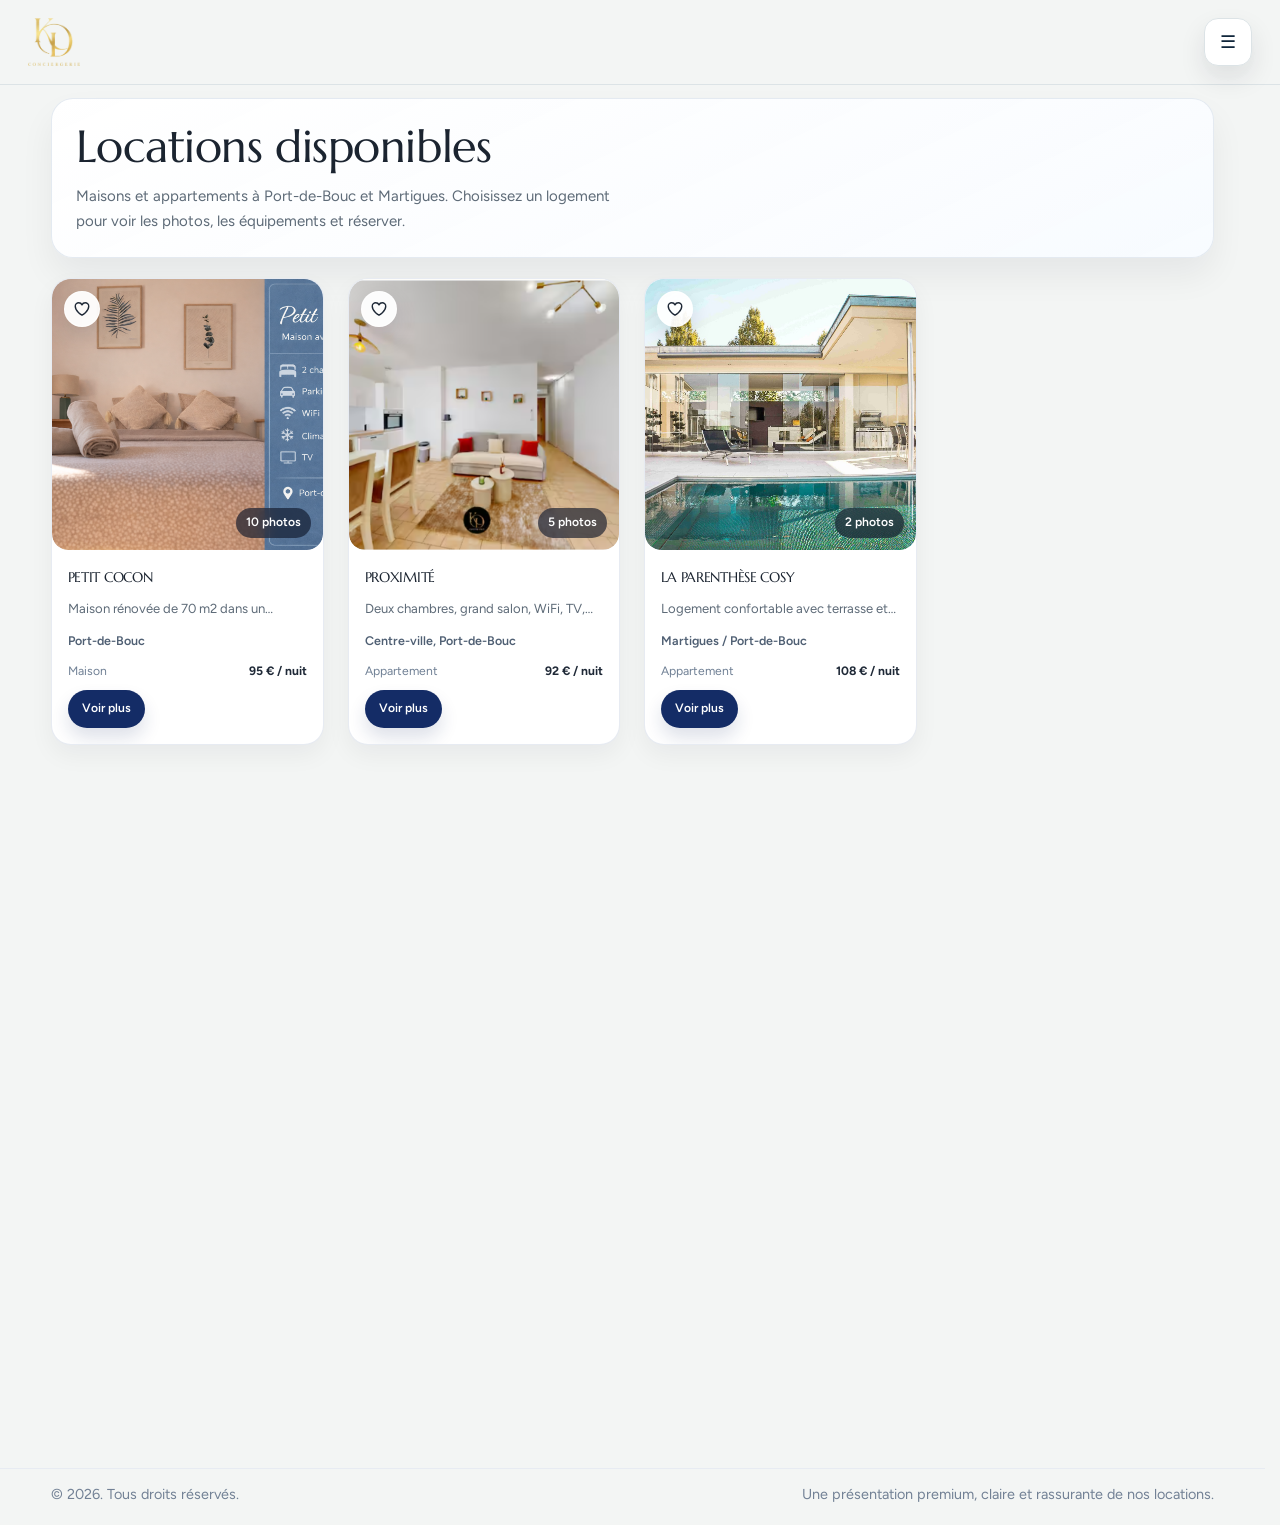
<file: locations.html>
<!DOCTYPE html>
<html lang="fr">
<head>
  <meta charset="UTF-8" />
  <meta name="viewport" content="width=device-width, initial-scale=1.0" />
  <meta name="description" content="Locations disponibles KD Conciergerie - une sélection de biens présentés dans une grille premium et épurée." />
  <title>Locations disponibles | KD Conciergerie</title>
  <link rel="icon" type="image/png" href="./Logo.png" />
  <link rel="preconnect" href="https://fonts.googleapis.com" />
  <link rel="preconnect" href="https://fonts.gstatic.com" crossorigin />
  <link href="https://fonts.googleapis.com/css2?family=Inter:wght@300;400;500;600;700;800&display=swap" rel="stylesheet" />
  <link href="https://fonts.cdnfonts.com/css/signatura" rel="stylesheet" />
  <style>
    :root {
      --bg: #f8fafc;
      --surface: #ffffff;
      --surface-muted: #fbfdff;
      --text: #1f2937;
      --muted: #617084;
      --line: #e6ebf2;
      --blue: #1e40af;
      --blue-deep: #0f234f;
      --green: #0f766e;
      --shadow-soft: 0 10px 24px rgba(15, 23, 42, 0.05);
      --shadow-hover: 0 18px 34px rgba(15, 23, 42, 0.1);
      --radius: 16px;
      --space-1: 8px;
      --space-2: 16px;
      --space-3: 24px;
      --space-4: 32px;
      --space-5: 48px;
      --space-6: 64px;
      --max: 1200px;
      --site-header-h: 80px;
    }

    * {
      box-sizing: border-box;
      margin: 0;
      padding: 0;
    }

    html {
      scroll-behavior: smooth;
      scrollbar-gutter: stable;
      overflow-x: hidden;
      max-width: 100%;
    }

    body {
      font-family: "Inter", sans-serif;
      background:
        radial-gradient(circle at top left, rgba(30, 64, 175, 0.05), transparent 28%),
        radial-gradient(circle at bottom right, rgba(15, 118, 110, 0.05), transparent 22%),
        var(--bg);
      color: var(--text);
      line-height: 1.55;
      -webkit-font-smoothing: antialiased;
      text-rendering: optimizeLegibility;
      opacity: 0;
      transition: opacity 0.28s ease;
      overflow-x: hidden;
      max-width: 100%;
    }

    body.page-ready {
      opacity: 1;
    }

    body.page-leaving {
      opacity: 0;
    }

    body.sidebar-open,
    body.modal-open {
      overflow: hidden;
    }

    a,
    button {
      -webkit-tap-highlight-color: transparent;
    }

    a {
      color: inherit;
      text-decoration: none;
    }

    img {
      display: block;
      width: 100%;
      max-width: 100%;
    }

    .container {
      width: min(92%, var(--max));
      margin: 0 auto;
    }

    header {
      position: fixed;
      top: 0;
      left: 0;
      right: 0;
      z-index: 40;
      background: transparent;
      backdrop-filter: none;
      border-bottom: none;
      box-shadow: none;
      transition: none;
    }

    header.scrolled {
      background: transparent;
      border-bottom: none;
      box-shadow: none;
    }

    .nav {
      min-height: 84px;
      display: flex;
      align-items: center;
      justify-content: space-between;
      gap: var(--space-2);
    }

    @media (min-width: 721px) {
      .container.nav {
        width: min(99.2%, calc(var(--max) + 280px));
        padding-inline: clamp(6px, 1.8vw, 26px);
      }
    }

    .brand {
      display: flex;
      align-items: center;
      gap: 12px;
    }

    .brand-logo {
      width: 60px;
      height: 60px;
      object-fit: contain;
      border-radius: var(--radius);
      background: transparent;
      padding: 6px;
      border: none;
      box-shadow: 0 8px 20px rgba(15, 23, 42, 0.06);
    }

    .brand-name,
    .brand-initials,
    .brand-word {
      display: none !important;
    }

    .nav-links {
      position: fixed;
      top: 0;
      right: 0;
      width: min(86vw, 360px);
      height: 100dvh;
      padding: 88px 14px 18px;
      background: rgba(245, 248, 251, 0.88);
      backdrop-filter: blur(16px);
      border-left: 1px solid rgba(230, 235, 242, 0.84);
      box-shadow: -10px 0 22px rgba(15, 23, 42, 0.08);
      display: flex;
      flex-direction: column;
      align-items: stretch;
      gap: var(--space-1);
      color: #334155;
      transform: translateX(100%);
      visibility: hidden;
      transition: transform 0.32s ease, visibility 0.32s ease;
      z-index: 39;
    }

    .nav-links.active {
      transform: translateX(0);
      visibility: visible;
    }

    .nav-links__group {
      display: flex;
      flex-direction: column;
      gap: 12px;
    }

    .nav-links__heading {
      font-size: 0.68rem;
      font-weight: 700;
      letter-spacing: 0.08em;
      text-transform: uppercase;
      color: #7c8a9e;
      padding: 14px 16px 6px;
    }

    .nav-links__divider {
      height: 1px;
      margin: 12px 8px;
      background: linear-gradient(90deg, transparent, rgba(30, 64, 175, 0.12), transparent);
      flex-shrink: 0;
    }

    .nav-links a {
      display: flex;
      align-items: center;
      justify-content: space-between;
      width: 100%;
      min-height: 56px;
      padding: 0 var(--space-2);
      border-radius: var(--radius);
      background: rgba(255, 255, 255, 0.72);
      cursor: pointer;
      transition: background 0.22s ease-in-out, color 0.22s ease-in-out, border-color 0.22s ease-in-out, transform 0.22s ease-in-out, box-shadow 0.22s ease-in-out;
      border: 1px solid rgba(30, 64, 175, 0.08);
      font-weight: 500;
    }

    .nav-links a:hover,
    .nav-links a.is-active {
      transform: translateX(-2px);
      background: rgba(37, 99, 235, 0.08);
      color: var(--blue);
      border-color: rgba(37, 99, 235, 0.18);
    }

    .menu-btn {
      display: inline-grid;
      place-items: center;
      width: 48px;
      height: 48px;
      border-radius: 14px;
      border: 1px solid rgba(221, 228, 239, 0.96);
      background: rgba(255, 255, 255, 0.96);
      cursor: pointer;
      font-size: 1.1rem;
      color: #0f172a;
      box-shadow: 0 12px 26px rgba(15, 23, 42, 0.1);
      transition: transform 0.22s ease, background 0.22s ease, border-color 0.22s ease;
    }

    .menu-btn:hover {
      transform: translateY(-1px);
      background: #fff;
      border-color: rgba(203, 213, 225, 0.96);
    }

    .sidebar-overlay {
      position: fixed;
      inset: 0;
      background: rgba(15, 23, 42, 0.32);
      opacity: 0;
      pointer-events: none;
      transition: opacity 0.3s cubic-bezier(0.22, 1, 0.36, 1);
      z-index: 38;
      backface-visibility: hidden;
    }

    .sidebar-overlay.active {
      opacity: 1;
      pointer-events: auto;
    }

    main {
      padding: calc(var(--site-header-h) + 18px) 0 34px;
      min-width: 0;
      max-width: 100%;
    }

    .page-hero {
      padding: clamp(16px, 2.2vw, 24px);
      border-radius: 22px;
      background: linear-gradient(155deg, rgba(255, 255, 255, 0.96), rgba(248, 251, 255, 0.92));
      border: 1px solid rgba(226, 232, 240, 0.9);
      box-shadow: 0 18px 34px rgba(15, 23, 42, 0.06);
    }

    .page-badge {
      display: inline-flex;
      align-items: center;
      min-height: 34px;
      padding: 0 14px;
      border-radius: 999px;
      background: linear-gradient(90deg, #f7fbff, #eef5ff);
      border: 1px solid #dfe8f6;
      color: #4d5f78;
      font-size: 0.86rem;
      font-weight: 600;
      margin-bottom: var(--space-2);
    }

    h1 {
      font-size: clamp(1.9rem, 3.6vw, 2.8rem);
      line-height: 1.06;
      letter-spacing: -0.04em;
      margin-bottom: 14px;
    }

    .hero-text {
      max-width: 560px;
      color: var(--muted);
      font-size: 0.94rem;
      line-height: 1.6;
    }

    .hero-insights {
      margin-top: 6px;
      display: flex;
      flex-wrap: wrap;
      gap: 8px;
    }

    .insight-pill {
      display: inline-flex;
      align-items: center;
      min-height: 34px;
      padding: 0 14px;
      border-radius: 999px;
      background: rgba(255, 255, 255, 0.84);
      border: 1px solid rgba(216, 225, 236, 0.96);
      color: #405269;
      font-size: 0.82rem;
      font-weight: 600;
      box-shadow: inset 0 1px 0 rgba(255, 255, 255, 0.82);
    }

    .toolbar-shell {
      margin-top: 16px;
      display: grid;
      gap: 10px;
    }

    .search-panel,
    .filters-panel,
    .smart-section,
    .favorites-section {
      background: rgba(255, 255, 255, 0.9);
      border: 1px solid rgba(230, 235, 242, 0.96);
      border-radius: 24px;
      box-shadow: var(--shadow-soft);
      padding: 18px;
    }

    .search-row {
      display: grid;
      grid-template-columns: minmax(0, 1.3fr) auto;
      gap: 14px;
      align-items: start;
    }

    .search-input-wrap {
      position: relative;
    }

    .search-input {
      width: 100%;
      min-height: 54px;
      padding: 0 16px;
      border-radius: 16px;
      border: 1px solid rgba(209, 219, 232, 0.96);
      background: #fff;
      color: var(--text);
      font: inherit;
      font-size: 0.95rem;
      transition: border-color 0.22s ease, box-shadow 0.22s ease;
    }

    .search-input:focus,
    .filter-select:focus {
      outline: none;
      border-color: rgba(30, 64, 175, 0.35);
      box-shadow: 0 0 0 4px rgba(30, 64, 175, 0.08);
    }

    .autocomplete-box {
      position: absolute;
      top: calc(100% + 8px);
      left: 0;
      right: 0;
      display: none;
      background: rgba(255, 255, 255, 0.98);
      border: 1px solid rgba(216, 225, 236, 0.96);
      border-radius: 16px;
      box-shadow: 0 18px 32px rgba(15, 23, 42, 0.1);
      overflow: hidden;
      z-index: 6;
    }

    .autocomplete-box.active {
      display: block;
    }

    .autocomplete-item {
      width: 100%;
      min-height: 44px;
      padding: 0 14px;
      display: flex;
      align-items: center;
      background: #fff;
      border: 0;
      border-top: 1px solid rgba(238, 242, 247, 0.92);
      text-align: left;
      cursor: pointer;
      font: inherit;
      color: var(--text);
      transition: background 0.2s ease, color 0.2s ease;
    }

    .autocomplete-item:first-child {
      border-top: 0;
    }

    .autocomplete-item:hover {
      background: #f8fbff;
      color: var(--blue);
    }

    .results-badge {
      min-height: 54px;
      padding: 0 16px;
      border-radius: 16px;
      border: 1px solid rgba(216, 225, 236, 0.96);
      background: linear-gradient(180deg, #fff, #f8fbff);
      display: inline-flex;
      align-items: center;
      justify-content: center;
      font-size: 0.9rem;
      font-weight: 700;
      white-space: nowrap;
      color: #223247;
    }

    .filters-panel {
      display: grid;
      gap: 16px;
    }

    .section-head {
      display: flex;
      justify-content: space-between;
      align-items: center;
      gap: 12px;
      flex-wrap: wrap;
      margin-bottom: 6px;
    }

    .section-head h2,
    .section-head h3 {
      font-size: 1rem;
      letter-spacing: -0.02em;
    }

    .section-note {
      color: var(--muted);
      font-size: 0.86rem;
      line-height: 1.55;
    }

    .filters-grid {
      display: grid;
      grid-template-columns: repeat(4, minmax(0, 1fr));
      gap: 14px;
    }

    .filter-group {
      display: grid;
      gap: 10px;
    }

    .filter-label {
      font-size: 0.8rem;
      font-weight: 700;
      color: #43546a;
      text-transform: uppercase;
      letter-spacing: 0.04em;
    }

    .filter-select {
      width: 100%;
      min-height: 46px;
      padding: 0 14px;
      border-radius: 14px;
      border: 1px solid rgba(209, 219, 232, 0.96);
      background: #fff;
      font: inherit;
      color: var(--text);
    }

    .chip-list {
      display: flex;
      flex-wrap: wrap;
      gap: 10px;
    }

    .filter-chip {
      min-height: 34px;
      padding: 0 12px;
      border-radius: 999px;
      border: 1px solid rgba(209, 219, 232, 0.96);
      background: #fff;
      color: #334155;
      cursor: pointer;
      font: inherit;
      font-size: 0.82rem;
      font-weight: 600;
      transition: transform 0.2s ease, background 0.2s ease, border-color 0.2s ease, color 0.2s ease;
    }

    .filter-chip:hover,
    .filter-chip.active {
      transform: translateY(-1px);
      background: rgba(30, 64, 175, 0.08);
      border-color: rgba(30, 64, 175, 0.18);
      color: var(--blue);
    }

    .smart-grid,
    .favorites-grid {
      margin-top: 16px;
      display: grid;
      grid-template-columns: repeat(3, minmax(0, 1fr));
      gap: 16px;
    }

    .favorites-tabs {
      display: flex;
      flex-wrap: wrap;
      gap: 10px;
      margin-top: 18px;
    }

    #favoritesTabReperes,
    #favoritesPanelReperes {
      display: none !important;
    }

    .favorites-tab {
      min-height: 46px;
      padding: 0 18px;
      border-radius: 999px;
      border: 1px solid rgba(209, 219, 232, 0.96);
      background: #fff;
      color: #334155;
      font: inherit;
      font-size: 0.88rem;
      font-weight: 600;
      cursor: pointer;
      transition: background 0.2s ease, border-color 0.2s ease, color 0.2s ease, box-shadow 0.2s ease;
    }

    .favorites-tab:hover {
      border-color: rgba(30, 64, 175, 0.22);
      color: var(--blue);
    }

    .favorites-tab[aria-selected="true"] {
      background: rgba(30, 64, 175, 0.1);
      border-color: rgba(30, 64, 175, 0.28);
      color: var(--blue-deep);
      box-shadow: inset 0 1px 0 rgba(255, 255, 255, 0.6);
    }

    .favorites-panel {
      margin-top: 16px;
    }

    .favorites-reperes-intro {
      margin-bottom: 14px;
      max-width: 52ch;
    }

    .custom-bookmark-form {
      display: flex;
      flex-wrap: wrap;
      gap: 10px;
      align-items: center;
      margin-bottom: 18px;
    }

    .custom-bookmark-input {
      flex: 1 1 220px;
      min-height: 48px;
      padding: 0 14px;
      border-radius: 14px;
      border: 1px solid rgba(209, 219, 232, 0.96);
      background: #fff;
      font: inherit;
      font-size: 0.92rem;
    }

    .custom-bookmark-input:focus {
      outline: none;
      border-color: rgba(30, 64, 175, 0.35);
      box-shadow: 0 0 0 4px rgba(30, 64, 175, 0.08);
    }

    .custom-bookmark-add {
      min-height: 48px;
      padding: 0 20px;
      border-radius: 14px;
      border: 1px solid rgba(30, 64, 175, 0.22);
      background: linear-gradient(180deg, #fff, #f0f5ff);
      color: var(--blue-deep);
      font: inherit;
      font-size: 0.88rem;
      font-weight: 600;
      cursor: pointer;
      transition: transform 0.18s ease, border-color 0.18s ease;
    }

    .custom-bookmark-add:hover {
      transform: translateY(-1px);
      border-color: rgba(30, 64, 175, 0.35);
    }

    .custom-bookmarks-list {
      list-style: none;
      margin: 0;
      padding: 0;
      display: grid;
      gap: 10px;
    }

    .custom-bookmarks-list li {
      display: flex;
      align-items: flex-start;
      justify-content: space-between;
      gap: 12px;
      padding: 12px 14px;
      border-radius: 16px;
      background: rgba(248, 250, 252, 0.95);
      border: 1px solid rgba(230, 235, 242, 0.96);
      font-size: 0.92rem;
      line-height: 1.45;
    }

    .custom-bookmarks-list li > span:first-child {
      flex: 1;
      min-width: 0;
    }

    .custom-bookmarks-list .custom-bookmark-remove {
      flex: 0 0 auto;
      min-height: 36px;
      padding: 0 12px;
      border-radius: 12px;
      border: 1px solid rgba(226, 232, 240, 0.96);
      background: #fff;
      color: #64748b;
      font: inherit;
      font-size: 0.8rem;
      font-weight: 600;
      cursor: pointer;
    }

    .custom-bookmarks-list .custom-bookmark-remove:hover {
      border-color: rgba(185, 28, 28, 0.25);
      color: #b91c1c;
    }

    .smart-card {
      display: flex;
      align-items: center;
      gap: 10px;
      padding: 12px;
      border-radius: 18px;
      background: linear-gradient(180deg, #fff, #f8fbff);
      border: 1px solid rgba(230, 235, 242, 0.96);
      transition: transform 0.22s ease, box-shadow 0.22s ease, border-color 0.22s ease;
      min-width: 0;
    }

    .smart-card:hover {
      transform: translateY(-2px);
      box-shadow: var(--shadow-soft);
      border-color: rgba(30, 64, 175, 0.14);
    }

    .smart-card__main {
      display: grid;
      grid-template-columns: 88px minmax(0, 1fr);
      gap: 14px;
      align-items: center;
      flex: 1;
      min-width: 0;
      text-decoration: none;
      color: inherit;
    }

    .smart-card__main img {
      width: 88px;
      aspect-ratio: 1 / 1;
      object-fit: cover;
      border-radius: 16px;
      background: #f5f7fb;
    }

    .smart-card-copy {
      display: grid;
      gap: 6px;
      min-width: 0;
    }

    .smart-card-copy strong {
      font-size: 0.94rem;
      line-height: 1.3;
      letter-spacing: -0.02em;
    }

    .smart-card-copy span {
      color: var(--muted);
      font-size: 0.82rem;
      line-height: 1.45;
    }

    .smart-card-share {
      flex-shrink: 0;
      width: 44px;
      height: 44px;
      display: inline-grid;
      place-items: center;
      border-radius: 14px;
      border: 1px solid rgba(30, 64, 175, 0.14);
      background: rgba(255, 255, 255, 0.95);
      color: #111827;
      cursor: pointer;
      transition: transform 0.2s ease, background 0.2s ease, border-color 0.2s ease;
    }

    .smart-card-share:hover {
      transform: scale(1.04);
      background: rgba(30, 64, 175, 0.08);
      border-color: rgba(30, 64, 175, 0.28);
    }

    .smart-card-share svg {
      width: 20px;
      height: 20px;
      display: block;
    }

    .cards-section {
      margin-top: 20px;
    }

    .cards-grid {
      display: grid;
      grid-template-columns: repeat(4, minmax(0, 1fr));
      gap: 24px;
      align-items: stretch;
      width: 100%;
      max-width: 100%;
      margin: 0;
    }

    .location-card {
      background: var(--surface);
      border: 1px solid rgba(230, 235, 242, 0.96);
      border-radius: 20px;
      box-shadow: var(--shadow-soft);
      overflow: hidden;
      transition: transform 0.24s ease, box-shadow 0.24s ease, border-color 0.24s ease;
      width: 100%;
      max-width: none;
      position: relative;
      height: 100%;
      display: flex;
      flex-direction: column;
    }

    .location-card:hover {
      transform: translateY(-5px);
      box-shadow: var(--shadow-hover);
      border-color: rgba(30, 64, 175, 0.14);
    }

    .card-stretched-link {
      position: absolute;
      inset: 0;
      z-index: 1;
      border-radius: var(--radius);
      text-decoration: none;
    }

    .card-stretched-link:focus-visible {
      outline: 2px solid rgba(30, 64, 175, 0.55);
      outline-offset: 3px;
    }

    .visually-hidden {
      position: absolute;
      width: 1px;
      height: 1px;
      padding: 0;
      margin: -1px;
      overflow: hidden;
      clip: rect(0, 0, 0, 0);
      white-space: nowrap;
      border: 0;
    }

    .card-media,
    .card-image {
      width: 100%;
      position: relative;
      z-index: 2;
      aspect-ratio: 1 / 1;
      overflow: hidden;
      border-radius: 16px;
      background: #f5f5f5;
      pointer-events: none;
    }

    .card-gallery-host {
      width: 100%;
      height: 100%;
      display: block;
    }

    .card-favorite {
      position: absolute;
      top: 12px;
      left: 12px;
      width: 36px;
      height: 36px;
      border-radius: 999px;
      border: 1px solid rgba(255, 255, 255, 0.85);
      background: rgba(255, 255, 255, 0.94);
      display: grid;
      place-items: center;
      cursor: pointer;
      box-shadow: 0 10px 22px rgba(15, 23, 42, 0.14);
      transition: transform 0.22s ease, background 0.22s ease, color 0.22s ease, border-color 0.22s ease;
      z-index: 4;
      color: #1f2937;
      padding: 0;
      pointer-events: auto;
    }

    .card-favorite:hover {
      transform: scale(1.05);
    }

    .card-favorite svg {
      width: 18px;
      height: 18px;
      display: block;
    }

    .card-favorite svg path {
      stroke: currentColor;
      stroke-width: 1.85;
      stroke-linecap: round;
      stroke-linejoin: round;
      fill: transparent;
      transition: fill 0.22s ease, stroke 0.22s ease;
    }

    .card-favorite.active {
      background: #fff1f2;
      color: #e11d48;
      border-color: #fecdd3;
    }

    .card-favorite.active svg path {
      fill: currentColor;
    }

    .card-content {
      position: relative;
      z-index: 2;
      padding: 18px 16px 16px;
      display: flex;
      flex: 1;
      flex-direction: column;
      gap: 11px;
      pointer-events: none;
    }

    .card-title {
      font-size: 0.9rem;
      line-height: 1.3;
      letter-spacing: -0.02em;
      margin-bottom: 2px;
    }

    .card-description {
      color: var(--muted);
      font-size: 0.82rem;
      line-height: 1.45;
      display: -webkit-box;
      -webkit-box-orient: vertical;
      -webkit-line-clamp: 1;
      overflow: hidden;
      min-height: 1.45em;
    }

    .card-location {
      color: #4f5f73;
      font-size: 0.78rem;
      font-weight: 600;
      margin-top: 2px;
    }

    .card-meta {
      display: flex;
      justify-content: space-between;
      gap: 10px;
      align-items: center;
      color: #708095;
      font-size: 0.76rem;
      line-height: 1.4;
    }

    .card-price {
      font-weight: 700;
      color: #1f2937;
    }

    .card-action {
      display: inline-flex;
      align-items: center;
      justify-content: center;
      align-self: flex-start;
      min-height: 38px;
      margin-top: auto;
      padding: 0 14px;
      border-radius: 999px;
      background: #142c66;
      color: #fff;
      font-size: 0.76rem;
      font-weight: 600;
      transition: transform 0.22s ease, background 0.22s ease, box-shadow 0.22s ease;
      box-shadow: 0 10px 18px rgba(20, 44, 102, 0.14);
    }

    .location-card:hover .card-action {
      transform: translateY(-1px);
      background: #1a3a8b;
    }

    .reveal {
      opacity: 0;
      transform: translateY(20px);
      transition: opacity 0.54s ease, transform 0.54s ease;
    }

    .reveal.visible {
      opacity: 1;
      transform: translateY(0);
    }

    .ui-feedback {
      position: fixed;
      left: 50%;
      bottom: 24px;
      transform: translateX(-50%) translateY(18px);
      min-height: 42px;
      padding: 0 16px;
      border-radius: 999px;
      display: inline-flex;
      align-items: center;
      justify-content: center;
      background: rgba(15, 23, 42, 0.9);
      color: #fff;
      font-size: 0.88rem;
      font-weight: 600;
      box-shadow: 0 12px 26px rgba(15, 23, 42, 0.2);
      opacity: 0;
      pointer-events: none;
      transition: opacity 0.22s ease-in-out, transform 0.22s ease-in-out;
      z-index: 95;
      backdrop-filter: blur(12px);
    }

    .ui-feedback.visible {
      opacity: 1;
      transform: translateX(-50%) translateY(0);
    }

    footer {
      padding: 14px 0 20px;
      border-top: 1px solid rgba(230, 235, 242, 0.92);
    }

    .footer-row {
      display: flex;
      justify-content: space-between;
      gap: var(--space-2);
      color: #728195;
      font-size: 0.9rem;
    }

    @media (max-width: 980px) {
      .container.nav {
        width: min(98.8%, calc(var(--max) + 140px));
        padding-inline: clamp(8px, 2vw, 18px);
      }

      .cards-grid {
        grid-template-columns: repeat(2, minmax(0, 1fr));
        gap: 24px;
      }

      .filters-grid,
      .smart-grid,
      .favorites-grid,
      .search-row {
        grid-template-columns: 1fr;
      }
    }

    @media (max-width: 720px) {
      .container.nav {
        width: 100%;
        padding-inline: 12px;
      }

      main {
        padding: calc(var(--site-header-h) + 12px) 0 22px;
      }

      .nav-links {
        padding: 88px 14px 18px;
      }

      .cards-grid {
        grid-template-columns: 1fr;
        gap: 20px;
      }

      .hero-insights,
      .chip-list {
        gap: 8px;
      }

      .nav-links a {
        width: 100%;
        padding: 14px 16px;
      }

      .page-hero {
        padding: 14px 14px 16px;
        border-radius: 18px;
      }

      h1 {
        font-size: clamp(1.6rem, 7vw, 2rem);
      }

      .hero-text {
        font-size: 0.9rem;
        line-height: 1.5;
      }

      .footer-row {
        flex-direction: column;
      }

      .smart-card__main {
        grid-template-columns: 72px minmax(0, 1fr);
      }

      .smart-card__main img {
        width: 72px;
      }

      .smart-card-share {
        width: 40px;
        height: 40px;
      }

    }
  </style>
  <link rel="preconnect" href="https://fonts.googleapis.com" />
  <link rel="preconnect" href="https://fonts.gstatic.com" crossorigin />
  <link href="https://fonts.googleapis.com/css2?family=Figtree:wght@400;500;600;700&family=Marcellus&display=swap" rel="stylesheet" />
  <link rel="stylesheet" href="./assets/kd-theme.css?v=1" />
</head>
<body>
  <header>
    <div class="container nav">
      <a class="brand" href="./index.html">
        <img class="brand-logo" src="./assets/logo-kd.png" alt="Logo KD Conciergerie" />
      </a>

      <nav class="nav-links" id="navLinks" aria-label="Menu" aria-hidden="true">
          <a href="./index.html">Accueil</a>
          <a href="./locations.html" class="is-active">Logements</a>
          <a href="./estimation.html">Confier mon logement</a>
          <a href="./contact.html">Contact</a>
        </nav>

      <button class="menu-btn" id="menuBtn" type="button" aria-label="Ouvrir le menu" aria-expanded="false" aria-controls="navLinks">☰</button>
    </div>
  </header>

  <div class="sidebar-overlay" id="sidebarOverlay"></div>

  <main class="container">
    <section class="page-hero reveal">
      <h1>Locations disponibles</h1>
      <p class="hero-text">Maisons et appartements à Port-de-Bouc et Martigues. Choisissez un logement pour voir les photos, les équipements et réserver.</p>
      <div class="hero-insights" id="heroInsights" hidden></div>
    </section>

    <section class="cards-section">
      <div class="cards-grid" id="locationsGrid"></div>
    </section>

    <section class="toolbar-shell reveal">
      <div class="search-panel">
        <div class="search-row">
          <div class="search-input-wrap">
            <input class="search-input" id="searchInput" type="search" placeholder="Rechercher un bien, une ville, un équipement..." autocomplete="off" />
            <div class="autocomplete-box" id="searchSuggestions"></div>
          </div>
          <div class="results-badge" id="resultsCount">0 annonce</div>
        </div>
      </div>

      <div class="filters-panel">
        <div class="section-head">
          <h2>Filtres dynamiques</h2>
          <button class="filter-chip" type="button" id="resetFiltersBtn">Réinitialiser</button>
        </div>
        <div class="filters-grid">
          <div class="filter-group">
            <label class="filter-label" for="locationFilter">Localisation</label>
            <select class="filter-select" id="locationFilter">
              <option value="">Toutes les localisations</option>
            </select>
          </div>
          <div class="filter-group">
            <label class="filter-label" for="typeFilter">Type de logement</label>
            <select class="filter-select" id="typeFilter">
              <option value="">Tous les types</option>
            </select>
          </div>
          <div class="filter-group">
            <label class="filter-label" for="priceFilter">Prix</label>
            <select class="filter-select" id="priceFilter">
              <option value="">Tous les prix</option>
              <option value="100">Jusqu'à 100 EUR</option>
              <option value="150">Jusqu'à 150 EUR</option>
              <option value="200">Jusqu'à 200 EUR</option>
              <option value="250">Jusqu'à 250 EUR</option>
            </select>
          </div>
          <div class="filter-group">
            <span class="filter-label">Équipements</span>
            <div class="chip-list" id="equipmentChips"></div>
          </div>
        </div>
      </div>
    </section>

    <section class="smart-section reveal">
      <div class="section-head">
        <h3>Recommandé pour vous</h3>
        <span class="section-note">Basé sur vos clics, vues et favoris.</span>
      </div>
      <div class="smart-grid" id="recommendedGrid"></div>
    </section>

  </main>

  <footer>
    <div class="container footer-row">
      <span>© 2026. Tous droits réservés.</span>
      <span>Une présentation premium, claire et rassurante de nos locations.</span>
    </div>
  </footer>

  <div class="ui-feedback" id="uiFeedback" aria-live="polite"></div>

  <script src="./site-intelligence.js?v=2"></script>
  <script src="./locations-data.js?v=2"></script>
  <script src="./offer-share.js?v=12"></script>
  <script src="./property-image-zoom.js?v=5"></script>
  <script src="./property-image-gallery.js?v=2"></script>
  <script>
    const fallbackSvg = encodeURIComponent(`
      <svg xmlns='http://www.w3.org/2000/svg' width='1200' height='1200'>
        <defs>
          <linearGradient id='g' x1='0' x2='1'>
            <stop offset='0%' stop-color='#eef4ff'/>
            <stop offset='100%' stop-color='#edf9f6'/>
          </linearGradient>
        </defs>
        <rect width='100%' height='100%' fill='url(#g)'/>
        <text x='50%' y='48%' text-anchor='middle' font-size='46' fill='#1e3a8a' font-family='Inter, Arial, sans-serif'>Annonce</text>
        <text x='50%' y='56%' text-anchor='middle' font-size='28' fill='#0f766e' font-family='Inter, Arial, sans-serif'>Image indisponible</text>
      </svg>
    `);
    const SUPABASE_URL = "https://uaggcyfpviijylhqwihb.supabase.co";
    const SUPABASE_KEY = "eyJhbGciOiJIUzI1NiIsInR5cCI6IkpXVCJ9.eyJpc3MiOiJzdXBhYmFzZSIsInJlZiI6InVhZ2djeWZwdmlpanlsaHF3aWhiIiwicm9sZSI6ImFub24iLCJpYXQiOjE3NjY1NjY4ODAsImV4cCI6MjA4MjE0Mjg4MH0.3gOA-uajhVNqmbDqQFdYXvPkx-V3syVQ03Yh5SssA5Y";
    const {
      enrichListing,
      getFavorites,
      toggleFavorite,
      isFavorite,
      getSuggestions,
      trackSearch,
      filterListings,
      getAvailableFilters,
      getRecommendedListings,
      getAnalyticsSummary,
      trackListingEvent,
      getCustomBookmarks,
      addCustomBookmark,
      removeCustomBookmark
    } = window.KDSite;

    const menuBtn = document.getElementById("menuBtn");
    const navLinks = document.getElementById("navLinks");
    const sidebarOverlay = document.getElementById("sidebarOverlay");
    const header = document.querySelector("header");
    const grid = document.getElementById("locationsGrid");
    const heroInsights = document.getElementById("heroInsights");
    const recommendedGrid = document.getElementById("recommendedGrid");
    const searchInput = document.getElementById("searchInput");
    const searchSuggestions = document.getElementById("searchSuggestions");
    const resultsCount = document.getElementById("resultsCount");
    const locationFilter = document.getElementById("locationFilter");
    const typeFilter = document.getElementById("typeFilter");
    const priceFilter = document.getElementById("priceFilter");
    const equipmentChips = document.getElementById("equipmentChips");
    const resetFiltersBtn = document.getElementById("resetFiltersBtn");
    const uiFeedback = document.getElementById("uiFeedback");

    const formatCurrency = (value) =>
      typeof value === "number" && Number.isFinite(value)
        ? new Intl.NumberFormat("fr-FR", { style: "currency", currency: "EUR", maximumFractionDigits: 0 }).format(value)
        : "";

    const fallbackLocations = (window.KD_LOCATIONS || []).map((location) =>
      enrichListing({
        id: location.id,
        title: location.title,
        shortDescription: location.shortDescription,
        description: location.shortDescription,
        location: location.location,
        heroImage: location.heroImage,
        gallery: location.gallery || [location.heroImage],
        equipments: location.equipments || [],
        type: location.type,
        priceValue: location.priceValue,
        price: location.priceValue ? `${formatCurrency(location.priceValue)} / nuit` : "Sur demande"
      })
    );

    let listings = [...fallbackLocations];
    let feedbackTimeout;
    let searchTimeout;
    const state = {
      filters: {
        query: "",
        location: "",
        type: "",
        maxPrice: "",
        equipments: []
      }
    };

    const LOCAL_PETIT_COCON_GALLERY = [
      "./Petit cocon/Pcocon1.png?v=4",
      "./Petit cocon/Pcocon2.png?v=4",
      "./Petit cocon/Pcocon3.png?v=4",
      "./Petit cocon/Pcocon4.png?v=4",
      "./Petit cocon/Pcocon5.png?v=4",
      "./Petit cocon/Pcocon6.png?v=4",
      "./Petit cocon/Pcocon7.png?v=4",
      "./Petit cocon/Pcocon8.png?v=4",
      "./Petit cocon/Pcocon9.png?v=4",
      "./Petit cocon/Pcocon10.png?v=4"
    ];
    const LOCAL_PROXI_GALLERY = [
      "./Proxi/Proxi 1.png",
      "./Proxi/Proxi 2.png",
      "./Proxi/Proxi 3.png",
      "./Proxi/Proxi 4.png",
      "./Proxi/Proxi 5.png"
    ];

    const detailHrefFor = (listingId) => `./location-detail.html?id=${listingId}`;

    const escapeHtml = (value) =>
      String(value || "")
        .replace(/&/g, "&amp;")
        .replace(/</g, "&lt;")
        .replace(/>/g, "&gt;")
        .replace(/"/g, "&quot;");

    const openSidebar = () => {
      sidebarOverlay.classList.add("active");
      document.body.classList.add("sidebar-open");
      navLinks.setAttribute("aria-hidden", "false");
      menuBtn.setAttribute("aria-expanded", "true");
      menuBtn.setAttribute("aria-label", "Fermer le menu");
      navLinks.classList.add("active");
    };

    const closeSidebar = () => {
      navLinks.classList.remove("active");
      sidebarOverlay.classList.remove("active");
      document.body.classList.remove("sidebar-open");
      navLinks.setAttribute("aria-hidden", "true");
      menuBtn.setAttribute("aria-expanded", "false");
      menuBtn.setAttribute("aria-label", "Ouvrir le menu");
    };

    const showFeedback = (message) => {
      uiFeedback.textContent = message;
      uiFeedback.classList.add("visible");
      window.clearTimeout(feedbackTimeout);
      feedbackTimeout = window.setTimeout(() => uiFeedback.classList.remove("visible"), 1600);
    };

    const setFallback = (img) => {
      img.src = `data:image/svg+xml;charset=UTF-8,${fallbackSvg}`;
      img.style.objectFit = "cover";
    };

    const checkImageAvailability = (src) =>
      new Promise((resolve) => {
        const probe = new Image();
        probe.onload = () => resolve(true);
        probe.onerror = () => resolve(false);
        probe.src = src;
      });

    const getListingImages = async (listing) => {
      const fallbackImage = `data:image/svg+xml;charset=UTF-8,${fallbackSvg}`;
      const candidates = [...new Set([...(listing.gallery || []), listing.heroImage, listing.image].filter(Boolean))];
      if (!candidates.length) return [fallbackImage];
      const resolved = await Promise.all(
        candidates.map(async (src) => ((await checkImageAvailability(src)) ? src : null))
      );
      const availableImages = resolved.filter(Boolean);
      return availableImages.length ? availableImages : [fallbackImage];
    };

    const applyLocalApartmentImages = (listing) => {
      const fingerprint = `${listing.id || ""} ${listing.title || ""}`.toLowerCase();
      if (fingerprint.includes("petit") && fingerprint.includes("cocon")) {
        return {
          ...listing,
          heroImage: LOCAL_PETIT_COCON_GALLERY[0],
          gallery: [...LOCAL_PETIT_COCON_GALLERY]
        };
      }

      if (fingerprint.includes("proximite")) {
        return {
          ...listing,
          heroImage: LOCAL_PROXI_GALLERY[0],
          gallery: [...LOCAL_PROXI_GALLERY]
        };
      }

      return listing;
    };

    const normalizeRemoteListing = (row) => {
      const gallery = [row.image_url, ...(row.images || [])].filter(Boolean);
      const specs = [
        row.location,
        row.max_guests ? `${row.max_guests} voyageurs` : null,
        row.bedrooms ? `${row.bedrooms} ch.` : null
      ].filter(Boolean);

      return enrichListing(
        applyLocalApartmentImages({
          id: row.id,
          title: row.title || "Annonce",
          shortDescription: row.description || specs.join(" • ") || "Description à venir.",
          description: row.description || specs.join(" • ") || "Description à venir.",
          location: row.location || "Port-de-Bouc",
          heroImage: row.image_url || gallery[0] || `data:image/svg+xml;charset=UTF-8,${fallbackSvg}`,
          gallery: gallery.length ? gallery : [row.image_url].filter(Boolean),
          type: row.type,
          priceValue: Number(row.price) || null,
          price: row.price ? `${formatCurrency(Number(row.price))} / nuit` : "Sur demande",
          specs
        })
      );
    };

    const loadLocations = async () => {
      try {
        const response = await fetch(`${SUPABASE_URL}/rest/v1/properties?select=id,title,type,location,price,image_url,images,description,max_guests,bedrooms,bathrooms,rental_duration&order=created_at.desc`, {
          headers: {
            apikey: SUPABASE_KEY,
            Authorization: `Bearer ${SUPABASE_KEY}`,
            Accept: "application/json"
          }
        });
        if (!response.ok) throw new Error("Impossible de charger les annonces");
        const rows = await response.json();
        if (Array.isArray(rows) && rows.length) {
          listings = rows
            .filter((row) => row.type === "rental" || !row.type || row.location)
            .map(normalizeRemoteListing)
            .filter((row) => row.heroImage);
        }
      } catch (error) {
        console.error(error);
        listings = [...fallbackLocations];
      }
    };

    const getFilteredListings = () =>
      filterListings(listings, {
        query: state.filters.query,
        locations: state.filters.location ? [state.filters.location] : [],
        types: state.filters.type ? [state.filters.type] : [],
        equipments: state.filters.equipments,
        maxPrice: state.filters.maxPrice
      });

    const updateResultsCount = (count) => {
      resultsCount.textContent = `${count} ${count > 1 ? "annonces" : "annonce"}`;
    };

    const renderHeroInsights = () => {
      const summary = getAnalyticsSummary();
      heroInsights.innerHTML = `
        <span class="insight-pill">${summary.favoritesCount} favori${summary.favoritesCount > 1 ? "s" : ""}</span>
        <span class="insight-pill">${summary.views} vue${summary.views > 1 ? "s" : ""} enregistrée${summary.views > 1 ? "s" : ""}</span>
        <span class="insight-pill">${summary.cardClicks} interaction${summary.cardClicks > 1 ? "s" : ""} principale${summary.cardClicks > 1 ? "s" : ""}</span>
      `;
    };

    const renderSuggestions = () => {
      const suggestions = getSuggestions(listings, state.filters.query);
      if (!state.filters.query || !suggestions.length) {
        searchSuggestions.classList.remove("active");
        searchSuggestions.innerHTML = "";
        return;
      }

      searchSuggestions.innerHTML = suggestions
        .map((suggestion) => `<button class="autocomplete-item" type="button" data-value="${suggestion}">${suggestion}</button>`)
        .join("");
      searchSuggestions.classList.add("active");
      searchSuggestions.querySelectorAll(".autocomplete-item").forEach((button) => {
        button.addEventListener("click", async () => {
          const value = button.getAttribute("data-value") || "";
          state.filters.query = value;
          searchInput.value = value;
          trackSearch(value);
          renderSuggestions();
          await renderAll();
        });
      });
    };

    const renderFilterControls = () => {
      const options = getAvailableFilters(listings);
      locationFilter.innerHTML = `<option value="">Toutes les localisations</option>${options.locations.map((location) => `<option value="${location}">${location}</option>`).join("")}`;
      typeFilter.innerHTML = `<option value="">Tous les types</option>${options.types.map((type) => `<option value="${type}">${type}</option>`).join("")}`;

      const topEquipments = options.equipments.slice(0, 8);
      equipmentChips.innerHTML = topEquipments
        .map((equipment) => `<button class="filter-chip ${state.filters.equipments.includes(equipment) ? "active" : ""}" type="button" data-equipment="${equipment}">${equipment}</button>`)
        .join("");

      equipmentChips.querySelectorAll(".filter-chip").forEach((chip) => {
        chip.addEventListener("click", async () => {
          const equipment = chip.getAttribute("data-equipment");
          if (!equipment) return;
          if (state.filters.equipments.includes(equipment)) {
            state.filters.equipments = state.filters.equipments.filter((item) => item !== equipment);
          } else {
            state.filters.equipments = [...state.filters.equipments, equipment];
          }
          renderFilterControls();
          await renderAll();
        });
      });

      locationFilter.value = state.filters.location;
      typeFilter.value = state.filters.type;
      priceFilter.value = state.filters.maxPrice;
    };

    const revealObserver = new IntersectionObserver(
      (entries) => {
        entries.forEach((entry) => {
          if (entry.isIntersecting) {
            entry.target.classList.add("visible");
            revealObserver.unobserve(entry.target);
          }
        });
      },
      { threshold: 0.18, rootMargin: "0px 0px -40px 0px" }
    );

    const buildSmartCard = async (listing, targetGrid, { share = false } = {}) => {
      const hasMainImage = await checkImageAvailability(listing.heroImage || listing.image);
      const safeTitle = escapeHtml(listing.title);
      const card = document.createElement("article");
      card.className = "smart-card reveal";

      const main = document.createElement("a");
      main.className = "smart-card__main";
      main.href = detailHrefFor(listing.id);
      main.innerHTML = `
        <img src="${hasMainImage ? listing.heroImage || listing.image : `data:image/svg+xml;charset=UTF-8,${fallbackSvg}`}" alt="${safeTitle}" loading="lazy" />
        <div class="smart-card-copy">
          <strong>${safeTitle}</strong>
          <span>${escapeHtml(listing.location)} · ${escapeHtml(listing.type || "Appartement")}</span>
          <span>${escapeHtml(listing.price || "Sur demande")}</span>
        </div>
      `;
      main.addEventListener("click", () => trackListingEvent(listing.id, "cardClick"));
      card.appendChild(main);

      if (share) {
        const shareBtn = document.createElement("button");
        shareBtn.type = "button";
        shareBtn.className = "smart-card-share";
        shareBtn.setAttribute("aria-label", "Partager cette annonce");
        shareBtn.setAttribute("aria-haspopup", "dialog");
      shareBtn.innerHTML = window.KDOfferShare.getShareButtonIcon();
        shareBtn.addEventListener("click", (event) => {
          event.preventDefault();
          event.stopPropagation();
          window.KDOfferShare.open({ id: listing.id, title: listing.title, onFeedback: showFeedback });
        });
        card.appendChild(shareBtn);
      }

      targetGrid.appendChild(card);
      revealObserver.observe(card);
    };

    const renderRecommendations = async () => {
      recommendedGrid.innerHTML = "";
      const recommended = getRecommendedListings(listings, { limit: 3 });
      if (!recommended.length) {
        recommendedGrid.innerHTML = `<p class="section-note">Vos recommandations apparaîtront après quelques interactions.</p>`;
        return;
      }
      for (const listing of recommended) {
        await buildSmartCard(listing, recommendedGrid);
      }
    };

    const buildCard = async (listing) => {
      const galleryImages = await getListingImages(listing);
      const detailUrl = detailHrefFor(listing.id);
      const t = escapeHtml(listing.title);
      const desc = escapeHtml(listing.shortDescription || listing.description || "Description à venir.");
      const loc = escapeHtml(listing.location);
      const typ = escapeHtml(listing.type || "Appartement");
      const price = escapeHtml(listing.price || "Sur demande");

      const card = document.createElement("article");
      card.className = "location-card reveal";
      card.innerHTML = `
        <a class="card-stretched-link" href="${detailUrl}" aria-label="Voir l'annonce : ${t}">
          <span class="visually-hidden">Ouvrir la fiche complète de l’annonce</span>
        </a>
        <div class="card-media">
          <button class="card-favorite ${isFavorite(listing.id) ? "active" : ""}" type="button" aria-label="Ajouter aux favoris" aria-pressed="${isFavorite(listing.id) ? "true" : "false"}">
            <svg viewBox="0 0 24 24" aria-hidden="true" fill="none" xmlns="http://www.w3.org/2000/svg">
              <path d="M21 8.25c0-2.485-2.099-4.5-4.688-4.5-1.935 0-3.597 1.126-4.312 2.733-.715-1.607-2.377-2.733-4.313-2.733C5.1 3.75 3 5.765 3 8.25c0 7.22 9 12 9 12s9-4.78 9-12Z"></path>
            </svg>
          </button>
          <div class="card-gallery-host"></div>
        </div>
        <div class="card-content">
          <h2 class="card-title">${t}</h2>
          <p class="card-description">${desc}</p>
          <div class="card-location">${loc}</div>
          <div class="card-meta">
            <span>${typ}</span>
            <span class="card-price">${price}</span>
          </div>
          <span class="card-action" aria-hidden="true">Voir plus</span>
        </div>
      `;

      const favoriteButton = card.querySelector(".card-favorite");
      const stretchedLink = card.querySelector(".card-stretched-link");
      const galleryHost = card.querySelector(".card-gallery-host");

      window.PropertyImageGallery.mount(galleryHost, {
        images: galleryImages,
        title: listing.title,
        subtitle: listing.location,
        variant: "cover",
        placeholder: `data:image/svg+xml;charset=UTF-8,${fallbackSvg}`,
        enableZoom: false
      });

      favoriteButton.addEventListener("click", async (event) => {
        event.preventDefault();
        event.stopPropagation();
        const result = toggleFavorite(listing.id);
        favoriteButton.classList.toggle("active", result.isFavorite);
        favoriteButton.setAttribute("aria-pressed", result.isFavorite ? "true" : "false");
        showFeedback(result.isFavorite ? "Ajouté aux favoris" : "Retiré des favoris");
        await renderAll();
      });

      stretchedLink.addEventListener("click", () => trackListingEvent(listing.id, "cardClick"));
      grid.appendChild(card);
      revealObserver.observe(card);
    };

    const renderListings = async () => {
      grid.innerHTML = "";
      const filteredListings = getFilteredListings();
      updateResultsCount(filteredListings.length);

      if (!filteredListings.length) {
        grid.innerHTML = `<p class="section-note">Aucun bien ne correspond à votre recherche actuelle.</p>`;
        return;
      }

      for (const listing of filteredListings) {
        await buildCard(listing);
      }
    };

    const renderAll = async () => {
      renderHeroInsights();
      renderSuggestions();
      renderFilterControls();
      await renderRecommendations();
      await renderListings();
    };

    menuBtn.addEventListener("click", (event) => {
      event.stopPropagation();
      if (navLinks.classList.contains("active")) closeSidebar();
      else openSidebar();
    });

    sidebarOverlay.addEventListener("click", closeSidebar);
    document.addEventListener("click", (event) => {
      const insideSidebar = navLinks.contains(event.target) || menuBtn.contains(event.target);
      if (!insideSidebar && navLinks.classList.contains("active")) closeSidebar();
      if (!searchSuggestions.contains(event.target) && event.target !== searchInput) {
        searchSuggestions.classList.remove("active");
      }
    });

    document.addEventListener("keydown", (event) => {
      if (event.key === "Escape") {
        closeSidebar();
      }
    });

    navLinks.querySelectorAll("a").forEach((link) => {
      link.addEventListener("click", (event) => {
        const href = link.getAttribute("href") || "";
        closeSidebar();
      });
    });

    const syncHeader = () => header.classList.toggle("scrolled", window.scrollY > 10);
    window.addEventListener("scroll", syncHeader, { passive: true });
    syncHeader();

    searchInput.addEventListener("input", async (event) => {
      state.filters.query = event.target.value.trim();
      renderSuggestions();
      window.clearTimeout(searchTimeout);
      searchTimeout = window.setTimeout(() => {
        if (state.filters.query.length >= 2) trackSearch(state.filters.query);
      }, 260);
      await renderListings();
    });

    locationFilter.addEventListener("change", async (event) => {
      state.filters.location = event.target.value;
      await renderAll();
    });

    typeFilter.addEventListener("change", async (event) => {
      state.filters.type = event.target.value;
      await renderAll();
    });

    priceFilter.addEventListener("change", async (event) => {
      state.filters.maxPrice = event.target.value;
      await renderAll();
    });

    resetFiltersBtn.addEventListener("click", async () => {
      state.filters = { query: "", location: "", type: "", maxPrice: "", equipments: [] };
      searchInput.value = "";
      await renderAll();
      showFeedback("Filtres réinitialisés");
    });

    const setupPageTransitions = () => {
      requestAnimationFrame(() => document.body.classList.add("page-ready"));
      document.querySelectorAll('a[href$=".html"], a[href^="./"]').forEach((link) => {
        link.addEventListener("click", (event) => {
          const href = link.getAttribute("href");
          if (!href || href.startsWith("#") || link.target === "_blank" || event.metaKey || event.ctrlKey) return;
          event.preventDefault();
          document.body.classList.add("page-leaving");
          window.setTimeout(() => {
            window.location.href = href;
          }, 180);
        });
      });
    };

    revealObserver.observe(document.querySelector(".page-hero"));
    setupPageTransitions();
    loadLocations()
      .then(renderAll)
      .then(() => {});
  </script>
</body>
</html>
</file>
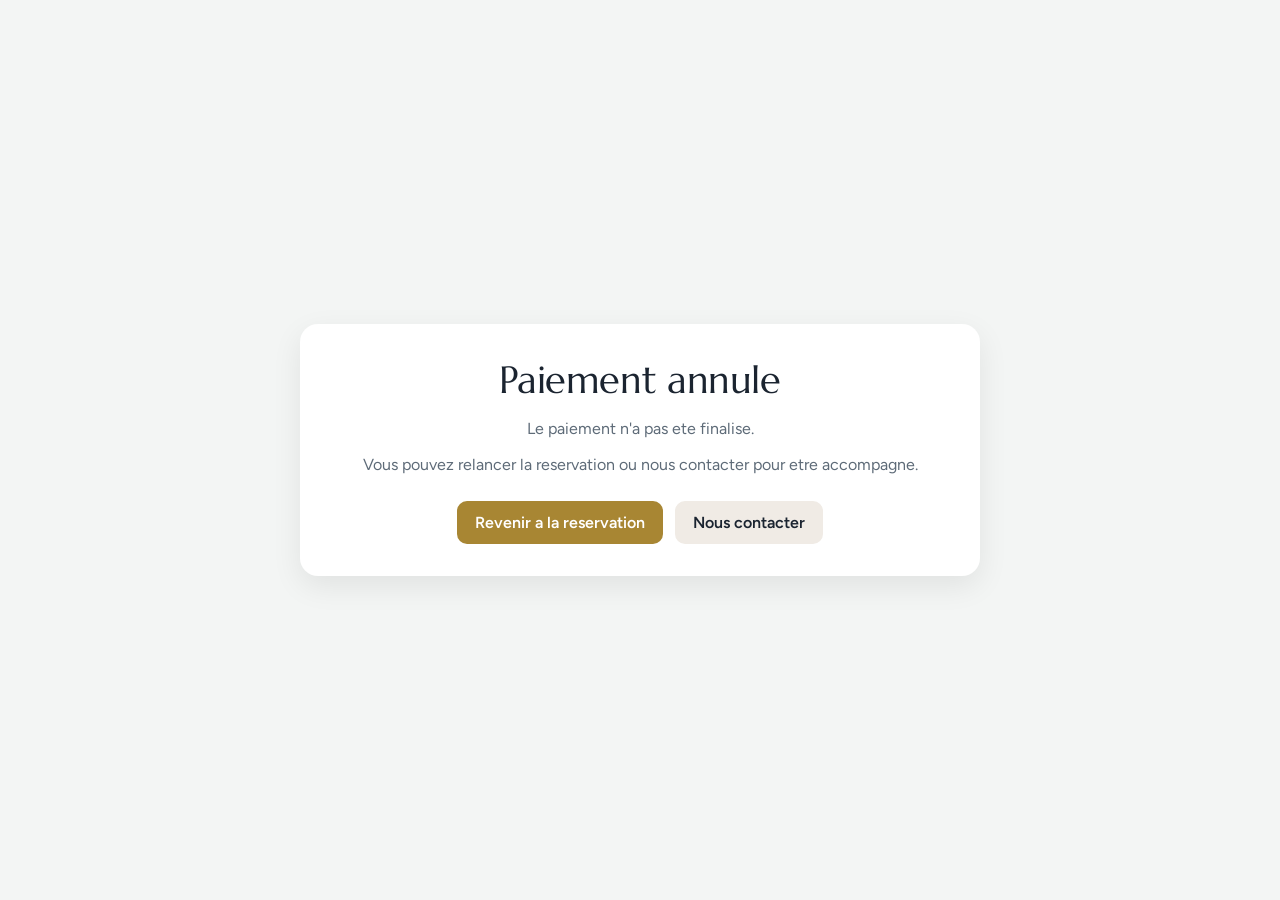
<file: paiement-refuse.html>
<!doctype html>
<html lang="fr">
<head>
  <meta charset="UTF-8" />
  <meta name="viewport" content="width=device-width, initial-scale=1.0" />
  <title>Paiement refuse - KD Conciergerie</title>
  <style>
    :root {
      --bg: #f7f5f2;
      --text: #1f1f1f;
      --muted: #666;
      --brand: #b79065;
      --brand-dark: #9a774f;
      --card: #ffffff;
    }
    * { box-sizing: border-box; }
    body {
      margin: 0;
      min-height: 100vh;
      display: grid;
      place-items: center;
      padding: 24px;
      font-family: "Inter", Arial, sans-serif;
      color: var(--text);
      background: var(--bg);
    }
    .card {
      width: min(680px, 100%);
      background: var(--card);
      border-radius: 18px;
      padding: 32px;
      box-shadow: 0 10px 30px rgba(0, 0, 0, 0.08);
      text-align: center;
    }
    h1 {
      margin: 0 0 12px;
      font-size: clamp(1.8rem, 3vw, 2.4rem);
    }
    p {
      margin: 10px 0;
      line-height: 1.6;
      color: var(--muted);
    }
    .actions {
      margin-top: 24px;
      display: flex;
      gap: 12px;
      justify-content: center;
      flex-wrap: wrap;
    }
    .btn {
      display: inline-block;
      padding: 12px 18px;
      border-radius: 10px;
      text-decoration: none;
      font-weight: 600;
    }
    .btn-primary {
      background: var(--brand);
      color: #fff;
    }
    .btn-primary:hover { background: var(--brand-dark); }
    .btn-secondary {
      background: #f0ebe5;
      color: var(--text);
    }
  </style>
  <link rel="preconnect" href="https://fonts.googleapis.com" />
  <link rel="preconnect" href="https://fonts.gstatic.com" crossorigin />
  <link href="https://fonts.googleapis.com/css2?family=Figtree:wght@400;500;600;700&family=Marcellus&display=swap" rel="stylesheet" />
  <link rel="stylesheet" href="./assets/kd-theme.css?v=1" />
</head>
<body>
  <main class="card">
    <h1>Paiement annule</h1>
    <p>Le paiement n'a pas ete finalise.</p>
    <p>Vous pouvez relancer la reservation ou nous contacter pour etre accompagne.</p>
    <div class="actions">
      <a class="btn btn-primary" href="./reservation.html">Revenir a la reservation</a>
      <a class="btn btn-secondary" href="./contact.html">Nous contacter</a>
    </div>
  </main>
</body>
</html>
</file>
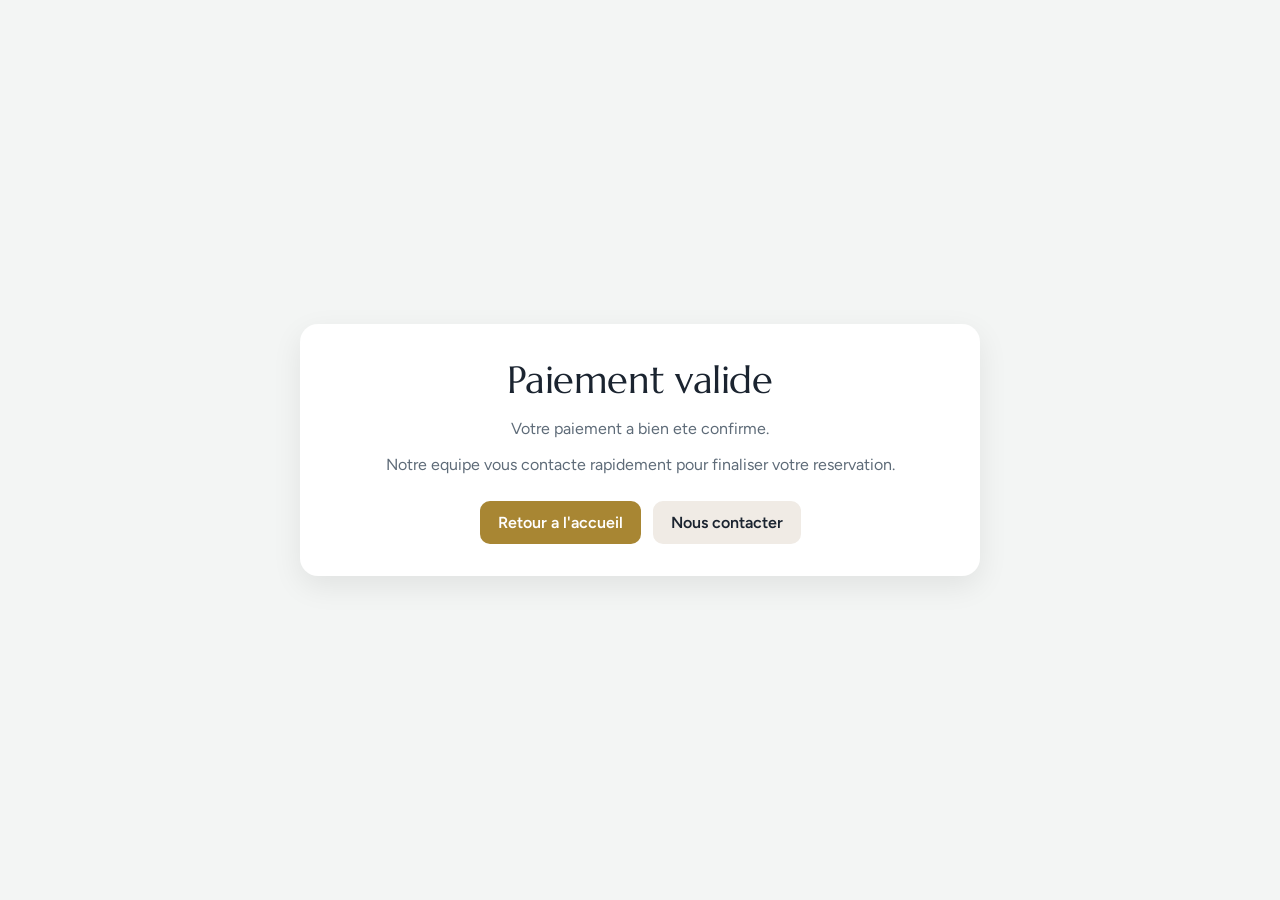
<file: paiement-valide.html>
<!doctype html>
<html lang="fr">
<head>
  <meta charset="UTF-8" />
  <meta name="viewport" content="width=device-width, initial-scale=1.0" />
  <title>Paiement valide - KD Conciergerie</title>
  <style>
    :root {
      --bg: #f7f5f2;
      --text: #1f1f1f;
      --muted: #666;
      --brand: #b79065;
      --brand-dark: #9a774f;
      --card: #ffffff;
    }
    * { box-sizing: border-box; }
    body {
      margin: 0;
      min-height: 100vh;
      display: grid;
      place-items: center;
      padding: 24px;
      font-family: "Inter", Arial, sans-serif;
      color: var(--text);
      background: var(--bg);
    }
    .card {
      width: min(680px, 100%);
      background: var(--card);
      border-radius: 18px;
      padding: 32px;
      box-shadow: 0 10px 30px rgba(0, 0, 0, 0.08);
      text-align: center;
    }
    h1 {
      margin: 0 0 12px;
      font-size: clamp(1.8rem, 3vw, 2.4rem);
    }
    p {
      margin: 10px 0;
      line-height: 1.6;
      color: var(--muted);
    }
    .actions {
      margin-top: 24px;
      display: flex;
      gap: 12px;
      justify-content: center;
      flex-wrap: wrap;
    }
    .btn {
      display: inline-block;
      padding: 12px 18px;
      border-radius: 10px;
      text-decoration: none;
      font-weight: 600;
    }
    .btn-primary {
      background: var(--brand);
      color: #fff;
    }
    .btn-primary:hover { background: var(--brand-dark); }
    .btn-secondary {
      background: #f0ebe5;
      color: var(--text);
    }
  </style>
  <link rel="preconnect" href="https://fonts.googleapis.com" />
  <link rel="preconnect" href="https://fonts.gstatic.com" crossorigin />
  <link href="https://fonts.googleapis.com/css2?family=Figtree:wght@400;500;600;700&family=Marcellus&display=swap" rel="stylesheet" />
  <link rel="stylesheet" href="./assets/kd-theme.css?v=1" />
</head>
<body>
  <main class="card">
    <h1>Paiement valide</h1>
    <p>Votre paiement a bien ete confirme.</p>
    <p>Notre equipe vous contacte rapidement pour finaliser votre reservation.</p>
    <div class="actions">
      <a class="btn btn-primary" href="./index.html">Retour a l'accueil</a>
      <a class="btn btn-secondary" href="./contact.html">Nous contacter</a>
    </div>
  </main>
</body>
</html>
</file>
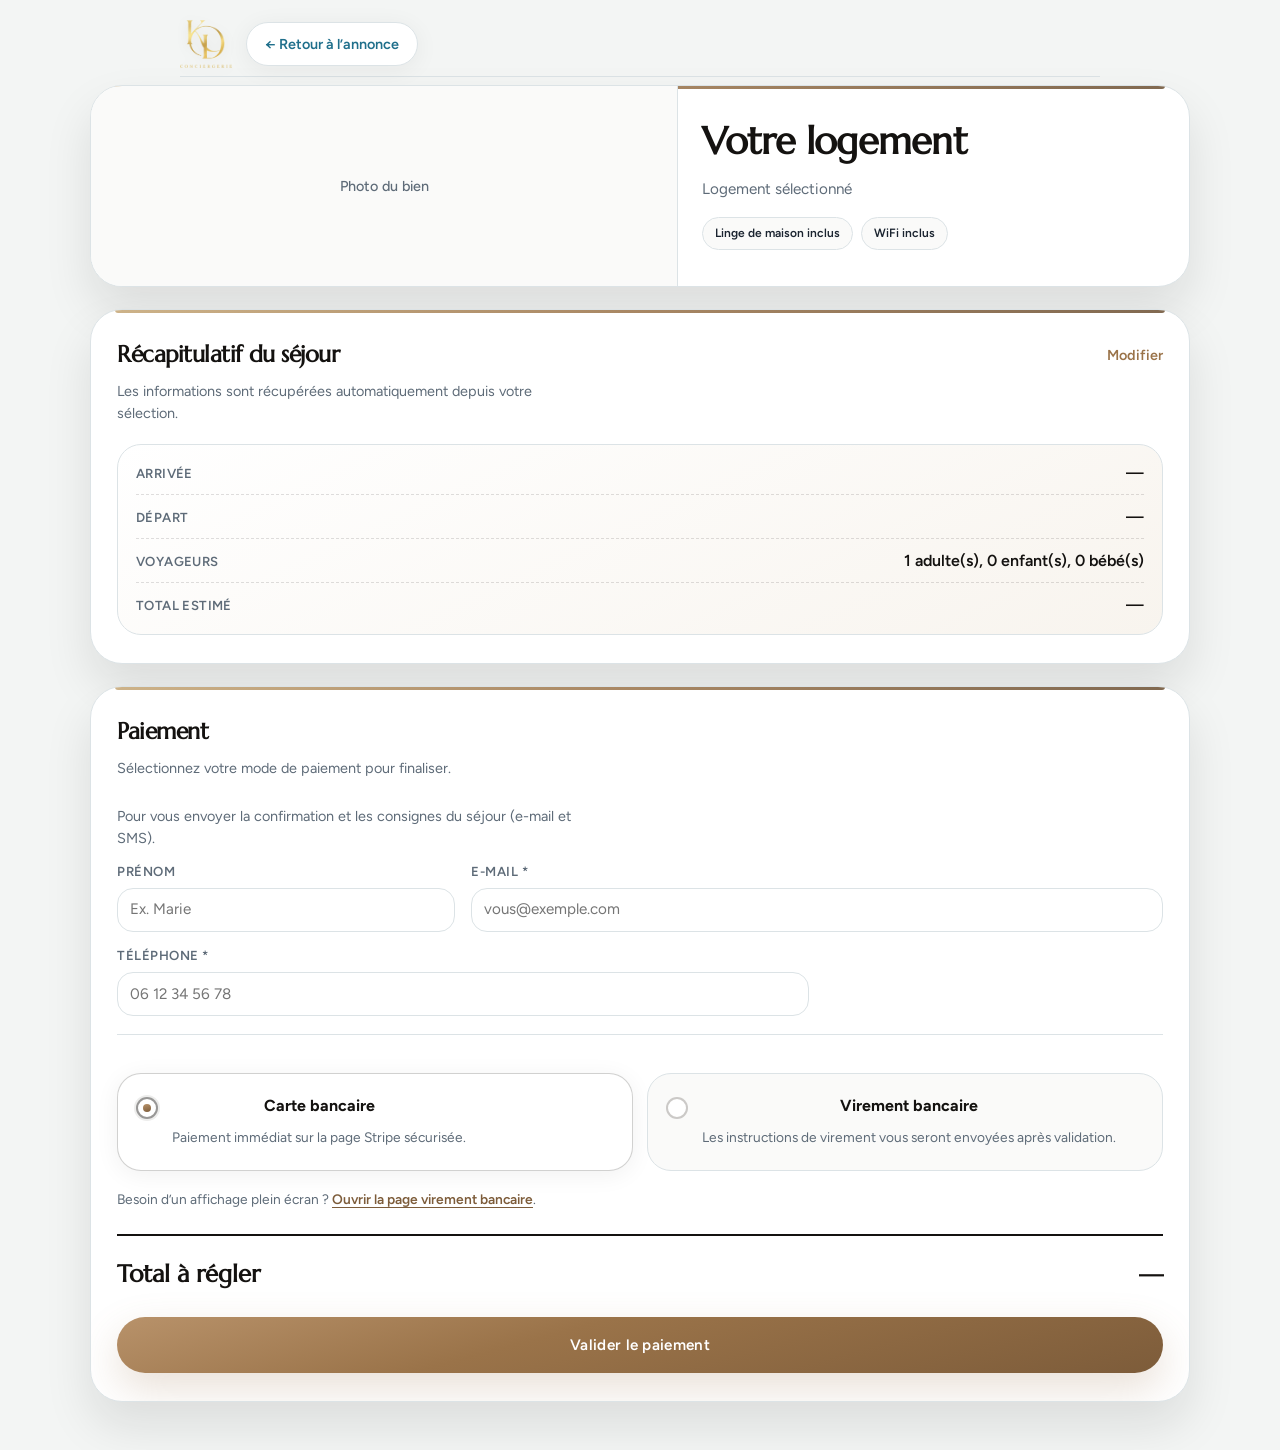
<file: reservation.html>
<!DOCTYPE html>
<html lang="fr">
<head>
  <meta charset="UTF-8" />
  <meta name="viewport" content="width=device-width, initial-scale=1.0" />
  <meta name="description" content="KD Conciergerie — récapitulatif de réservation, montant du séjour et paiement sécurisé." />
  <title>Réservation | KD Conciergerie</title>
  <link rel="icon" type="image/png" href="./Logo.png" />
  <link rel="preconnect" href="https://fonts.googleapis.com" />
  <link rel="preconnect" href="https://fonts.gstatic.com" crossorigin />
  <link href="https://fonts.googleapis.com/css2?family=Cormorant+Garamond:ital,wght@0,500;0,600;0,700;1,500&family=Inter:wght@400;500;600;700&display=swap" rel="stylesheet" />
  <style>
    :root {
      --bg: #f5f5f4;
      --bg-deep: #e7e5e4;
      --surface: #ffffff;
      --surface-2: #fafaf9;
      --text: #1c1917;
      --muted: #6b6560;
      --line: rgba(28, 25, 23, 0.08);
      --ink: #141210;
      --bronze: #9a7349;
      --bronze-deep: #7d5c3a;
      --bronze-glow: rgba(154, 115, 73, 0.22);
      --gold-line: linear-gradient(135deg, #c4a574, #9a7349 48%, #6b4f32);
      --forest: #1e4d45;
      --forest-soft: rgba(30, 77, 69, 0.1);
      --shadow: 0 4px 24px rgba(20, 18, 16, 0.06);
      --shadow-lg: 0 24px 48px rgba(20, 18, 16, 0.1);
      --radius: 16px;
      --radius-lg: 24px;
      --radius-xl: 32px;
      --max: 920px;
      --font-display: Arial, sans-serif;
      --font-ui: Arial, sans-serif;
    }

    * {
      box-sizing: border-box;
      margin: 0;
      padding: 0;
    }

    body {
      font-family: var(--font-ui);
      background-color: var(--bg);
      color: var(--text);
      line-height: 1.55;
      min-height: 100vh;
      scroll-behavior: smooth;
    }

    body.reservation-loading {
      cursor: progress;
    }

    a {
      color: inherit;
      text-decoration: none;
    }

    img {
      display: block;
      width: 100%;
    }

    button,
    input,
    select {
      font: inherit;
    }

    .container {
      width: min(92%, var(--max));
      margin: 0 auto;
    }

    .container.pay-wide {
      max-width: 1100px;
      width: min(94%, 1100px);
    }

    header {
      padding: 20px 0 8px;
    }

    .topbar {
      display: flex;
      align-items: center;
      justify-content: flex-start;
      gap: 14px;
    }

    .back-link {
      display: inline-flex;
      align-items: center;
      gap: 10px;
      min-height: 44px;
      padding: 0 18px;
      width: fit-content;
      max-width: 100%;
      border-radius: 999px;
      border: 1px solid var(--line);
      background: var(--surface);
      color: var(--text);
      font-weight: 600;
      font-size: 0.9rem;
      box-shadow: var(--shadow);
      position: relative;
      z-index: 2;
      white-space: nowrap;
      overflow: hidden;
      text-overflow: ellipsis;
      transition: border-color 0.2s ease, box-shadow 0.2s ease, transform 0.2s ease;
    }

    .back-link:hover {
      border-color: rgba(154, 115, 73, 0.35);
      box-shadow: 0 8px 28px var(--bronze-glow);
      transform: translateY(-1px);
    }

    .brand-logo {
      width: 56px;
      height: 56px;
      object-fit: contain;
      flex-shrink: 0;
      filter: drop-shadow(0 2px 6px rgba(20, 18, 16, 0.08));
    }

    main {
      padding: 8px 0 48px;
    }

    .reservation-shell {
      display: grid;
      gap: 22px;
    }

    .card {
      background: var(--surface);
      border: 1px solid var(--line);
      border-radius: var(--radius-xl);
      box-shadow: var(--shadow-lg);
      overflow: hidden;
      position: relative;
      transition: transform 0.22s ease, box-shadow 0.22s ease;
    }

    .card::before {
      content: "";
      position: absolute;
      top: 0;
      left: 24px;
      right: 24px;
      height: 3px;
      border-radius: 0 0 4px 4px;
      background: var(--gold-line);
      opacity: 0.85;
      pointer-events: none;
    }

    .hero-light {
      display: grid;
      grid-template-columns: minmax(0, 1.15fr) minmax(0, 1fr);
      gap: 0;
      align-items: stretch;
      min-height: 0;
    }

    .hero-light .hero-image {
      position: relative;
      min-height: 200px;
      background: var(--surface-2);
      border-right: 1px solid var(--line);
    }

    .hero-light .hero-image img {
      width: 100%;
      height: 100%;
      min-height: 200px;
      object-fit: cover;
    }

    .hero-light .hero-placeholder {
      min-height: 200px;
      display: grid;
      place-items: center;
      color: var(--muted);
      font-size: 0.9rem;
      font-weight: 500;
      background: var(--surface-2);
    }

    .hero-body {
      padding: 26px 24px 28px;
      display: grid;
      gap: 16px;
      align-content: center;
      color: var(--text);
    }

    .hero-body h1 {
      font-family: var(--font-display);
      font-size: clamp(1.75rem, 3.5vw, 2.35rem);
      font-weight: 600;
      line-height: 1.12;
      letter-spacing: -0.02em;
      color: var(--ink);
      max-width: 24ch;
    }

    .hero-body .lead {
      color: var(--muted);
      max-width: 46ch;
      font-size: 0.95rem;
    }

    .included-chips {
      display: flex;
      flex-wrap: wrap;
      gap: 8px;
    }

    .chip {
      display: inline-block;
      padding: 6px 12px;
      border-radius: 999px;
      font-size: 0.75rem;
      font-weight: 600;
      background: var(--surface-2);
      border: 1px solid var(--line);
      color: var(--text);
    }

    .section {
      padding: 26px 26px 28px;
      display: grid;
      gap: 20px;
    }

    .section-head {
      display: flex;
      align-items: flex-start;
      justify-content: space-between;
      gap: 16px;
    }

    .section-title {
      font-family: var(--font-display);
      font-size: 1.45rem;
      font-weight: 600;
      letter-spacing: -0.02em;
      color: var(--ink);
    }

    .section-note {
      color: var(--muted);
      font-size: 0.9rem;
      margin-top: 6px;
      max-width: 52ch;
    }

    .section-head .section-note {
      margin-top: 8px;
    }

    .edit-link {
      color: var(--bronze);
      font-weight: 600;
      font-size: 0.9rem;
      white-space: nowrap;
      padding: 8px 0;
      background: transparent;
      border: none;
      cursor: pointer;
      border-bottom: 1px solid transparent;
      transition: border-color 0.2s ease, color 0.2s ease;
    }

    .edit-link:hover {
      border-bottom-color: rgba(154, 115, 73, 0.45);
      color: var(--bronze-deep);
    }

    .traveler-summary {
      display: flex;
      align-items: flex-start;
      justify-content: space-between;
      gap: 16px;
      padding: 4px 0 0;
    }

    .traveler-counts {
      font-weight: 500;
      color: var(--text);
      font-size: 0.98rem;
      line-height: 1.55;
    }

    .traveler-panel {
      background: var(--surface-2);
      border-radius: var(--radius-lg);
      padding: 20px 22px;
      border: 1px solid var(--line);
    }

    .price-breakdown,
    .payment-schedule,
    .notes-list {
      display: grid;
      gap: 0;
    }

    .price-row,
    .schedule-row {
      display: flex;
      align-items: flex-start;
      justify-content: space-between;
      gap: 16px;
      padding: 16px 0;
      border-bottom: 1px solid var(--line);
    }

    .price-row:last-child,
    .schedule-row:last-child {
      border-bottom: none;
    }

    .price-row strong,
    .schedule-row strong {
      color: var(--ink);
      font-size: 0.95rem;
      font-weight: 600;
    }

    .price-row > strong:last-child,
    .schedule-row > strong:last-child {
      font-variant-numeric: tabular-nums;
      white-space: nowrap;
    }

    .price-row small,
    .schedule-row small {
      display: block;
      margin-top: 5px;
      color: var(--muted);
      font-size: 0.8rem;
      line-height: 1.45;
    }

    .highlight-row {
      padding: 18px 20px;
      margin: 4px 0;
      border-radius: var(--radius-lg);
      background: var(--forest-soft);
      border: 1px solid rgba(30, 77, 69, 0.15);
      border-bottom: 1px solid rgba(30, 77, 69, 0.15);
    }

    .highlight-row strong {
      color: var(--forest);
    }

    .price-total {
      padding: 20px 0 4px;
      margin-top: 4px;
      border-top: 2px solid var(--ink);
      display: flex;
      align-items: baseline;
      justify-content: space-between;
      gap: 14px;
      font-family: var(--font-display);
      font-size: 1.5rem;
      font-weight: 600;
      color: var(--ink);
    }

    .price-total span:last-child {
      font-variant-numeric: tabular-nums;
    }

    .promo-row {
      display: grid;
      grid-template-columns: minmax(0, 1fr) auto;
      gap: 12px;
      align-items: end;
      padding-top: 8px;
    }

    .field {
      display: grid;
      gap: 8px;
    }

    .field label {
      font-size: 0.78rem;
      font-weight: 600;
      letter-spacing: 0.04em;
      text-transform: uppercase;
      color: var(--muted);
    }

    .field input {
      min-height: 48px;
      padding: 0 16px;
      border-radius: 12px;
      border: 1px solid var(--line);
      background: var(--surface);
      color: var(--text);
      transition: border-color 0.2s ease, box-shadow 0.2s ease;
    }

    .field input:focus {
      outline: none;
      border-color: rgba(154, 115, 73, 0.45);
      box-shadow: 0 0 0 3px var(--bronze-glow);
    }

    .btn-inline {
      min-height: 48px;
      padding: 0 26px;
      border-radius: 999px;
      border: none;
      background: linear-gradient(165deg, #b8926a, var(--bronze) 40%, var(--bronze-deep));
      color: #fff;
      font-weight: 600;
      font-size: 0.9rem;
      cursor: pointer;
      box-shadow: 0 8px 24px var(--bronze-glow);
      transition: transform 0.2s ease, box-shadow 0.2s ease;
    }

    .btn-inline:hover {
      transform: translateY(-2px);
      box-shadow: 0 12px 32px rgba(154, 115, 73, 0.28);
    }

    .notes-list ul,
    .deposit-list ul {
      padding-left: 1.15rem;
      color: var(--text);
      display: grid;
      gap: 10px;
      font-size: 0.95rem;
    }

    .notes-list li::marker,
    .deposit-list li::marker {
      color: var(--bronze);
    }

    .guest-contact-block {
      margin-bottom: 18px;
      padding-bottom: 18px;
      border-bottom: 1px solid var(--line);
    }

    .guest-contact-block .section-note {
      margin-bottom: 12px;
    }

    .guest-grid {
      display: grid;
      grid-template-columns: repeat(3, minmax(0, 1fr));
      gap: 14px 16px;
    }

    .guest-grid .field {
      display: flex;
      flex-direction: column;
      gap: 6px;
    }

    .guest-grid .field label {
      font-size: 0.82rem;
      font-weight: 600;
      color: var(--muted);
    }

    .guest-grid .field input {
      min-height: 44px;
      padding: 0 12px;
      border-radius: var(--radius);
      border: 1px solid var(--line);
      font-size: 0.95rem;
    }

    .guest-grid .field-guest-span-2 {
      grid-column: span 2;
    }

    @media (max-width: 720px) {
      .guest-grid {
        grid-template-columns: 1fr;
      }
      .guest-grid .field-guest-span-2 {
        grid-column: span 1;
      }
    }

    .choice-grid {
      display: grid;
      grid-template-columns: repeat(2, minmax(0, 1fr));
      gap: 14px;
    }

    .payment-choice {
      position: relative;
      display: flex;
      align-items: flex-start;
      gap: 14px;
      padding: 20px 18px;
      border-radius: var(--radius-lg);
      border: 1px solid var(--line);
      background: var(--surface-2);
      cursor: pointer;
      transition: border-color 0.2s ease, box-shadow 0.2s ease, background 0.2s ease, transform 0.2s ease;
      user-select: none;
    }

    .payment-choice:hover {
      transform: translateY(-2px);
      border-color: rgba(154, 115, 73, 0.25);
    }

    .payment-choice.active {
      border-color: rgba(28, 25, 23, 0.2);
      background: var(--surface);
      box-shadow: var(--shadow);
    }

    .payment-choice input {
      position: absolute;
      width: 1px;
      height: 1px;
      margin: -1px;
      padding: 0;
      border: 0;
      opacity: 0;
      overflow: hidden;
      clip: rect(0 0 0 0);
      clip-path: inset(50%);
      white-space: nowrap;
    }

    .payment-choice-indicator {
      flex: 0 0 22px;
      width: 22px;
      height: 22px;
      margin-top: 3px;
      border-radius: 999px;
      border: 2px solid rgba(107, 101, 96, 0.35);
      background: var(--surface);
      transition: border-color 0.2s ease, box-shadow 0.2s ease, background 0.2s ease;
      position: relative;
      z-index: 1;
      pointer-events: none;
    }

    .payment-choice-indicator::after {
      content: "";
      position: absolute;
      inset: 5px;
      border-radius: 999px;
      background: linear-gradient(165deg, #b8926a, var(--bronze-deep));
      transform: scale(0);
      transition: transform 0.2s ease;
    }

    .payment-choice.active .payment-choice-indicator {
      border-color: rgba(28, 25, 23, 0.45);
      box-shadow: 0 0 0 2px rgba(28, 25, 23, 0.08);
    }

    .payment-choice.active .payment-choice-indicator::after {
      transform: scale(1);
    }

    .payment-choice > div {
      position: relative;
      z-index: 1;
      pointer-events: none;
    }

    .payment-choice strong {
      display: block;
      margin-bottom: 6px;
      color: var(--ink);
      font-size: 1rem;
    }

    .payment-choice > div span {
      color: var(--muted);
      font-size: 0.86rem;
      line-height: 1.45;
    }

    .transfer-page-link {
      margin-top: -2px;
      color: var(--muted);
      font-size: 0.86rem;
      line-height: 1.55;
    }

    .transfer-page-link a {
      color: var(--bronze-deep);
      font-weight: 600;
      text-decoration: underline;
      text-underline-offset: 3px;
    }

    .reassurance-box {
      padding: 20px 22px;
      border-radius: var(--radius-lg);
      background: linear-gradient(135deg, rgba(30, 77, 69, 0.06), rgba(154, 115, 73, 0.06));
      border: 1px solid rgba(30, 77, 69, 0.12);
      color: var(--text);
      line-height: 1.65;
      font-size: 0.92rem;
    }

    .reassurance-box strong {
      display: block;
      margin-bottom: 8px;
      font-family: var(--font-display);
      font-size: 1.15rem;
      font-weight: 600;
      color: var(--ink);
    }

    .checks {
      display: grid;
      gap: 12px;
    }

    .check-row {
      position: relative;
      display: grid;
      grid-template-columns: 24px minmax(0, 1fr);
      align-items: start;
      gap: 14px;
      padding: 16px 18px;
      border-radius: var(--radius-lg);
      border: 1px solid var(--line);
      background: var(--surface-2);
      color: var(--text);
      cursor: pointer;
      transition: border-color 0.2s ease, background 0.2s ease, box-shadow 0.2s ease, transform 0.2s ease;
    }

    .check-row:hover {
      border-color: rgba(154, 115, 73, 0.22);
      background: var(--surface);
      transform: translateY(-1px);
      box-shadow: var(--shadow);
    }

    .check-row input {
      position: absolute;
      opacity: 0;
      pointer-events: none;
    }

    .check-mark {
      width: 24px;
      height: 24px;
      border-radius: 7px;
      border: 2px solid rgba(107, 101, 96, 0.35);
      background: var(--surface);
      transition: border-color 0.2s ease, background 0.2s ease, box-shadow 0.2s ease;
      position: relative;
      margin-top: 2px;
    }

    .check-mark::after {
      content: "";
      position: absolute;
      left: 7px;
      top: 3px;
      width: 6px;
      height: 11px;
      border-right: 2px solid #fff;
      border-bottom: 2px solid #fff;
      transform: rotate(45deg) scale(0.85);
      opacity: 0;
      transition: opacity 0.18s ease;
    }

    .check-copy {
      font-size: 0.95rem;
      line-height: 1.6;
    }

    .check-row input:checked + .check-mark {
      background: linear-gradient(165deg, var(--forest), #163530);
      border-color: transparent;
      box-shadow: 0 8px 20px rgba(30, 77, 69, 0.25);
    }

    .check-row input:checked + .check-mark::after {
      opacity: 1;
    }

    .check-row input:focus-visible + .check-mark {
      outline: 3px solid var(--bronze-glow);
      outline-offset: 2px;
    }

    .check-row a {
      text-decoration: underline;
      font-weight: 600;
      color: var(--bronze-deep);
    }

    .optional-row {
      padding: 18px 0;
      border-bottom: 1px solid var(--line);
      align-items: center;
      cursor: pointer;
    }

    .optional-row:last-child {
      border-bottom: none;
    }

    .optional-row .optional-meta {
      display: flex;
      align-items: center;
      gap: 14px;
      flex-wrap: wrap;
      justify-content: flex-end;
    }

    .optional-row input[type="checkbox"] {
      width: 22px;
      height: 22px;
      accent-color: var(--bronze);
      cursor: pointer;
    }

    .cta-area {
      display: grid;
      gap: 14px;
    }

    .cta-button,
    .secondary-button {
      min-height: 56px;
      border-radius: 999px;
      display: inline-flex;
      align-items: center;
      justify-content: center;
      text-align: center;
      padding: 0 22px;
      font-weight: 600;
      font-size: 0.95rem;
      letter-spacing: 0.02em;
      transition: transform 0.2s ease, opacity 0.2s ease, box-shadow 0.2s ease;
    }

    .cta-button {
      border: none;
      cursor: pointer;
      background: linear-gradient(165deg, #b8926a, var(--bronze) 40%, var(--bronze-deep));
      color: #fff;
      box-shadow: 0 16px 40px var(--bronze-glow);
    }

    .secondary-button {
      border: 1px solid var(--line);
      background: var(--surface);
      color: var(--ink);
    }

    .cta-button:hover,
    .secondary-button:hover {
      transform: translateY(-2px);
    }

    .is-disabled {
      opacity: 0.75;
      box-shadow: none;
    }

    .small-note {
      color: var(--muted);
      font-size: 0.82rem;
      line-height: 1.55;
      text-align: center;
    }

    .pay-alert {
      padding: 36px 28px;
      text-align: center;
      display: grid;
      gap: 20px;
      justify-items: center;
    }

    .pay-alert .section-title {
      font-size: 1.85rem;
    }

    .pay-alert .secondary-button {
      min-width: 220px;
    }

    .ui-feedback {
      position: fixed;
      left: 50%;
      bottom: 22px;
      transform: translateX(-50%) translateY(14px);
      min-width: 220px;
      max-width: min(92vw, 460px);
      padding: 14px 20px;
      border-radius: 999px;
      background: rgba(28, 25, 23, 0.92);
      color: #faf7f2;
      font-size: 0.88rem;
      text-align: center;
      opacity: 0;
      pointer-events: none;
      transition: opacity 0.22s ease, transform 0.22s ease;
      z-index: 60;
      box-shadow: var(--shadow-lg);
    }

    .ui-feedback.visible {
      opacity: 1;
      transform: translateX(-50%) translateY(0);
    }

    .transfer-modal {
      position: fixed;
      inset: 0;
      display: none;
      align-items: center;
      justify-content: center;
      padding: 24px;
      background: rgba(20, 18, 16, 0.55);
      z-index: 80;
      backdrop-filter: blur(6px);
      -webkit-backdrop-filter: blur(6px);
    }

    .transfer-modal.is-open {
      display: flex;
    }

    .transfer-dialog {
      width: min(560px, 100%);
      max-height: 90vh;
      overflow-y: auto;
      background: var(--surface);
      border-radius: var(--radius-xl);
      box-shadow: var(--shadow-lg);
      padding: 28px 26px 26px;
      position: relative;
      display: grid;
      gap: 18px;
    }

    .transfer-dialog::before {
      content: "";
      position: absolute;
      top: 0;
      left: 24px;
      right: 24px;
      height: 3px;
      border-radius: 0 0 4px 4px;
      background: var(--gold-line);
      opacity: 0.85;
    }

    .transfer-dialog-close {
      position: absolute;
      top: 14px;
      right: 14px;
      width: 36px;
      height: 36px;
      border-radius: 999px;
      border: 1px solid var(--line);
      background: var(--surface-2);
      color: var(--text);
      font-size: 1.1rem;
      cursor: pointer;
      transition: border-color 0.2s ease, transform 0.2s ease;
    }

    .transfer-dialog-close:hover {
      border-color: rgba(154, 115, 73, 0.45);
      transform: rotate(90deg);
    }

    .transfer-dialog h2 {
      font-family: var(--font-display);
      font-size: 1.45rem;
      font-weight: 600;
      letter-spacing: -0.01em;
      color: var(--ink);
      padding-right: 36px;
    }

    .transfer-dialog .lead {
      color: var(--muted);
      font-size: 0.92rem;
      line-height: 1.55;
    }

    .transfer-mode-banner {
      padding: 10px 14px;
      border-radius: 12px;
      font-size: 0.82rem;
      font-weight: 600;
      letter-spacing: 0.02em;
      line-height: 1.45;
    }

    .transfer-mode-banner.test {
      background: rgba(154, 115, 73, 0.12);
      color: var(--bronze-deep);
      border: 1px solid rgba(154, 115, 73, 0.3);
    }

    .transfer-mode-banner.live {
      background: rgba(30, 77, 69, 0.1);
      color: var(--forest);
      border: 1px solid rgba(30, 77, 69, 0.2);
    }

    .transfer-amount {
      display: flex;
      align-items: baseline;
      justify-content: space-between;
      gap: 12px;
      padding: 14px 16px;
      border-radius: var(--radius);
      background: var(--surface-2);
      border: 1px solid var(--line);
    }

    .transfer-amount span:first-child {
      font-size: 0.78rem;
      font-weight: 600;
      letter-spacing: 0.04em;
      text-transform: uppercase;
      color: var(--muted);
    }

    .transfer-amount span:last-child {
      font-family: var(--font-display);
      font-size: 1.5rem;
      font-weight: 600;
      color: var(--ink);
      font-variant-numeric: tabular-nums;
    }

    .transfer-rows {
      display: grid;
      gap: 10px;
    }

    .transfer-row {
      display: grid;
      grid-template-columns: 110px minmax(0, 1fr) auto;
      align-items: center;
      gap: 10px;
      padding: 12px 14px;
      border-radius: var(--radius);
      border: 1px solid var(--line);
      background: var(--surface-2);
    }

    .transfer-row dt {
      font-size: 0.74rem;
      font-weight: 700;
      letter-spacing: 0.06em;
      text-transform: uppercase;
      color: var(--muted);
    }

    .transfer-row dd {
      font-size: 0.95rem;
      font-weight: 600;
      color: var(--ink);
      word-break: break-all;
      font-variant-numeric: tabular-nums;
      margin: 0;
    }

    .transfer-row .copy-btn {
      min-height: 34px;
      padding: 0 12px;
      border-radius: 999px;
      border: 1px solid var(--line);
      background: var(--surface);
      color: var(--text);
      font-size: 0.78rem;
      font-weight: 600;
      cursor: pointer;
      transition: border-color 0.18s ease, color 0.18s ease;
    }

    .transfer-row .copy-btn:hover {
      border-color: rgba(154, 115, 73, 0.4);
      color: var(--bronze-deep);
    }

    .transfer-row .copy-btn.is-copied {
      border-color: rgba(30, 77, 69, 0.4);
      color: var(--forest);
    }

    .transfer-instructions {
      padding: 14px 16px;
      border-radius: var(--radius);
      background: linear-gradient(135deg, rgba(30, 77, 69, 0.06), rgba(154, 115, 73, 0.06));
      border: 1px solid rgba(30, 77, 69, 0.12);
      font-size: 0.88rem;
      color: var(--text);
      line-height: 1.55;
    }

    .transfer-instructions ul {
      padding-left: 1.1rem;
      display: grid;
      gap: 6px;
    }

    .transfer-instructions li::marker {
      color: var(--bronze);
    }

    .transfer-support {
      font-size: 0.82rem;
      color: var(--muted);
      text-align: center;
      line-height: 1.5;
    }

    .transfer-support a {
      color: var(--bronze-deep);
      text-decoration: underline;
      font-weight: 600;
    }

    .transfer-modal-actions {
      display: flex;
      justify-content: center;
    }

    .transfer-page-button {
      min-height: 46px;
      padding: 0 18px;
      font-size: 0.86rem;
    }

    @media (max-width: 560px) {
      .transfer-row {
        grid-template-columns: 1fr auto;
      }

      .transfer-row dt {
        grid-column: 1 / -1;
      }
    }

    .pay-layout {
      display: grid;
      grid-template-columns: minmax(0, 1fr) minmax(260px, 300px);
      gap: 24px;
      align-items: start;
    }

    .pay-main {
      display: grid;
      gap: 22px;
      min-width: 0;
    }

    .pay-aside {
      position: relative;
    }

    .pay-sticky-card {
      position: sticky;
      top: 16px;
      padding: 22px 20px;
      border-radius: var(--radius-lg);
      background: var(--surface);
      border: 1px solid var(--line);
      box-shadow: var(--shadow-lg);
      display: grid;
      gap: 14px;
    }

    .pay-sticky-card::before {
      content: "";
      position: absolute;
      top: 0;
      left: 16px;
      right: 16px;
      height: 3px;
      border-radius: 0 0 4px 4px;
      background: var(--gold-line);
      opacity: 0.85;
    }

    .aside-kicker {
      font-size: 0.72rem;
      font-weight: 700;
      letter-spacing: 0.14em;
      text-transform: uppercase;
      color: var(--bronze);
      padding-top: 8px;
    }

    .aside-lines {
      font-size: 0.9rem;
      color: var(--text);
      line-height: 1.5;
      display: grid;
      gap: 6px;
    }

    .aside-total-label {
      font-size: 0.8rem;
      color: var(--muted);
      font-weight: 600;
    }

    .aside-total-value {
      font-family: var(--font-display);
      font-size: 1.85rem;
      font-weight: 600;
      color: var(--ink);
      font-variant-numeric: tabular-nums;
    }

    .aside-hint {
      font-size: 0.82rem;
      color: var(--muted);
      line-height: 1.45;
    }

    .stay-form .stay-grid {
      display: grid;
      grid-template-columns: repeat(2, minmax(0, 1fr));
      gap: 16px;
    }

    .stay-form .field-full {
      grid-column: 1 / -1;
    }

    .stay-summary-card {
      border: 1px solid var(--line);
      border-radius: var(--radius-lg);
      background: linear-gradient(155deg, #fff, #f8f4ee);
      padding: 16px 18px;
      display: grid;
      gap: 10px;
    }

    .stay-summary-row {
      display: flex;
      align-items: baseline;
      justify-content: space-between;
      gap: 12px;
      border-bottom: 1px dashed rgba(28, 25, 23, 0.14);
      padding-bottom: 8px;
    }

    .stay-summary-row:last-child {
      border-bottom: none;
      padding-bottom: 0;
    }

    .stay-summary-label {
      color: var(--muted);
      font-size: 0.82rem;
      font-weight: 600;
      letter-spacing: 0.03em;
      text-transform: uppercase;
    }

    .stay-summary-value {
      color: var(--ink);
      font-weight: 600;
      text-align: right;
    }

    .stay-form[hidden] {
      display: none !important;
    }

    .missing-stay-info {
      padding: 14px 16px;
      border-radius: 14px;
      border: 1px solid rgba(154, 115, 73, 0.32);
      background: rgba(154, 115, 73, 0.12);
      color: var(--ink);
      font-size: 0.92rem;
      line-height: 1.45;
    }

    .stay-calendar-intro {
      margin-bottom: 2px;
      padding: 14px 16px;
      border-radius: 14px;
      border: 1px solid rgba(154, 115, 73, 0.25);
      background: linear-gradient(160deg, rgba(154, 115, 73, 0.12), rgba(255, 255, 255, 0.9));
      display: grid;
      gap: 4px;
    }

    .stay-calendar-intro strong {
      font-size: 0.85rem;
      letter-spacing: 0.04em;
      text-transform: uppercase;
      color: var(--bronze-deep);
    }

    .stay-calendar-intro span {
      font-size: 0.88rem;
      color: var(--muted);
      line-height: 1.45;
    }

    .stay-date-field {
      padding: 12px;
      border-radius: 14px;
      border: 1px solid var(--line);
      background: var(--surface);
      box-shadow: inset 0 1px 0 rgba(255, 255, 255, 0.75);
      transition: border-color 0.2s ease, box-shadow 0.2s ease, transform 0.2s ease;
    }

    .stay-date-field:focus-within {
      border-color: rgba(28, 25, 23, 0.2);
      box-shadow: 0 0 0 2px rgba(28, 25, 23, 0.08);
      transform: translateY(-1px);
    }

    .stay-date-field input[type="date"] {
      background: transparent;
      border-color: rgba(20, 18, 16, 0.12);
      min-height: 58px;
      padding: 0 14px;
      padding-right: 48px;
      font-weight: 600;
      font-size: clamp(1rem, 1.8vw, 1.08rem);
      letter-spacing: 0.01em;
    }

    .stay-date-field input[type="date"]::-webkit-calendar-picker-indicator {
      cursor: pointer;
      opacity: 1;
      width: 22px;
      height: 22px;
      border-radius: 999px;
      background-color: rgba(28, 25, 23, 0.08);
      padding: 6px;
      filter: contrast(140%);
    }

    .stay-date-help {
      display: block;
      margin-top: 6px;
      color: var(--muted);
      font-size: 0.76rem;
      line-height: 1.35;
    }

    .stay-form input[type="date"],
    .stay-form input[type="number"],
    .stay-form input[type="text"] {
      min-height: 48px;
      padding: 0 14px;
      border-radius: 12px;
      border: 1px solid var(--line);
      background: var(--surface);
      width: 100%;
    }

    .stay-form input[type="number"] {
      font-variant-numeric: tabular-nums;
    }

    .stay-form input:focus {
      outline: none;
      border-color: rgba(154, 115, 73, 0.45);
      box-shadow: 0 0 0 3px var(--bronze-glow);
    }

    .stay-actions {
      display: flex;
      flex-wrap: wrap;
      gap: 12px;
      align-items: center;
      margin-top: 4px;
    }

    .btn-save-stay {
      min-height: 46px;
      padding: 0 22px;
      border-radius: 999px;
      border: none;
      background: linear-gradient(165deg, #3d5550, var(--forest));
      color: #fff;
      font-weight: 600;
      font-size: 0.9rem;
      cursor: pointer;
      box-shadow: 0 8px 22px rgba(30, 77, 69, 0.22);
      transition: transform 0.2s ease;
    }

    .btn-save-stay:hover {
      transform: translateY(-2px);
    }

    .stay-saved-hint {
      font-size: 0.82rem;
      color: var(--muted);
    }

    .stay-saved-hint.is-visible {
      color: var(--forest);
      font-weight: 600;
    }

    .stay-alert {
      padding: 12px 14px;
      border-radius: var(--radius);
      background: rgba(154, 115, 73, 0.1);
      border: 1px solid rgba(154, 115, 73, 0.25);
      color: var(--ink);
      font-size: 0.9rem;
      line-height: 1.45;
    }

    .stay-alert[hidden] {
      display: none !important;
    }

    .optional-empty {
      margin: 0;
      color: var(--muted);
    }

    .pay-details {
      border: 1px solid var(--line);
      border-radius: var(--radius-lg);
      background: var(--surface-2);
      padding: 0;
      overflow: hidden;
    }

    .pay-details summary {
      padding: 16px 20px;
      font-family: var(--font-display);
      font-size: 1.15rem;
      font-weight: 600;
      cursor: pointer;
      list-style: none;
      display: flex;
      align-items: center;
      justify-content: space-between;
      gap: 12px;
    }

    .pay-details summary::-webkit-details-marker {
      display: none;
    }

    .pay-details summary::after {
      content: "+";
      font-family: var(--font-ui);
      font-size: 1.25rem;
      font-weight: 400;
      color: var(--bronze);
    }

    .pay-details[open] summary::after {
      content: "−";
    }

    .pay-details .pay-details-body {
      padding: 0 20px 20px;
      display: grid;
      gap: 18px;
      border-top: 1px solid var(--line);
    }

    .pay-details h4 {
      font-size: 0.78rem;
      font-weight: 700;
      letter-spacing: 0.08em;
      text-transform: uppercase;
      color: var(--muted);
      margin-bottom: 8px;
    }

    @media (max-width: 900px) {
      .pay-layout {
        grid-template-columns: 1fr;
      }

      .pay-aside {
        order: -1;
      }

      .pay-sticky-card {
        position: relative;
        top: 0;
      }

    }

    @media (max-width: 560px) {
      .stay-form .stay-grid {
        grid-template-columns: 1fr;
      }

      .stay-date-field input[type="date"] {
        min-height: 56px;
        font-size: 1rem;
      }

      .stay-date-field input[type="date"]::-webkit-calendar-picker-indicator {
        width: 24px;
        height: 24px;
      }
    }

    @media (max-width: 720px) {
      .check-row {
        grid-template-columns: 22px minmax(0, 1fr);
        gap: 12px;
        padding: 14px 16px;
      }

      .check-mark {
        width: 22px;
        height: 22px;
      }

      .check-mark::after {
        left: 6px;
        top: 2px;
      }

      .check-copy {
        font-size: 0.92rem;
      }
    }

    @media (max-width: 760px) {
      header {
        padding: 14px 0 6px;
      }

      .topbar {
        gap: 10px;
      }

      .back-link {
        min-height: 42px;
        padding: 0 14px;
        font-size: 0.88rem;
      }

      .brand-logo {
        width: 48px;
        height: 48px;
      }

      .hero-light {
        grid-template-columns: 1fr;
      }

      .hero-light .hero-image {
        border-right: none;
        border-bottom: 1px solid var(--line);
        min-height: 180px;
      }

      .hero-light .hero-image img {
        min-height: 180px;
      }

      .hero-body {
        padding: 22px 18px 24px;
      }

      .choice-grid {
        grid-template-columns: 1fr;
      }

      .promo-row {
        grid-template-columns: 1fr;
      }

      .price-row,
      .schedule-row,
      .price-total,
      .traveler-summary {
        flex-direction: column;
        align-items: flex-start;
      }

      .optional-row .optional-meta {
        width: 100%;
        justify-content: space-between;
      }
    }

  </style>
  <link rel="preconnect" href="https://fonts.googleapis.com" />
  <link rel="preconnect" href="https://fonts.gstatic.com" crossorigin />
  <link href="https://fonts.googleapis.com/css2?family=Figtree:wght@400;500;600;700&family=Marcellus&display=swap" rel="stylesheet" />
  <link rel="stylesheet" href="./assets/kd-theme.css?v=1" />
</head>
<body class="reservation-loading">
  <header class="container">
    <div class="topbar">
      <img class="brand-logo" src="./assets/logo-kd.png" alt="Logo KD Conciergerie" />
      <a href="./location-detail.html" class="back-link" id="backToListing">← Retour à l’annonce</a>
    </div>
  </header>

  <main class="container pay-wide">
    <div class="reservation-shell">
      <section class="card">
        <div class="hero-light">
          <div class="hero-image" id="heroImage"></div>
          <div class="hero-body">
            <h1 id="reservationTitle">Votre récapitulatif</h1>
            <p class="lead" id="reservationLead">Vérifiez les informations du logement avant de finaliser votre réservation.</p>
            <div class="included-chips" id="includedChips"></div>
          </div>
        </div>
      </section>

      <section class="card section">
        <div class="section-head">
          <div>
            <div class="section-title">Récapitulatif du séjour</div>
            <div class="section-note">Les informations sont récupérées automatiquement depuis votre sélection.</div>
          </div>
          <button type="button" class="edit-link" id="toggleStayEditBtn" aria-expanded="false">Modifier</button>
        </div>
        <div class="missing-stay-info" id="missingStayInfo" hidden>Informations de séjour manquantes. Retournez à l’annonce pour sélectionner vos dates.</div>
        <div class="stay-summary-card">
          <div class="stay-summary-row"><span class="stay-summary-label">Arrivée</span><span class="stay-summary-value" id="staySummaryArrive">—</span></div>
          <div class="stay-summary-row"><span class="stay-summary-label">Départ</span><span class="stay-summary-value" id="staySummaryDepart">—</span></div>
          <div class="stay-summary-row"><span class="stay-summary-label">Voyageurs</span><span class="stay-summary-value" id="staySummaryGuests">—</span></div>
          <div class="stay-summary-row"><span class="stay-summary-label">Total estimé</span><span class="stay-summary-value" id="staySummaryTotal">—</span></div>
        </div>
        <form class="stay-form" id="stayForm" action="#" method="get" onsubmit="return false;" hidden>
          <div class="stay-grid">
            <div class="field stay-date-field">
              <label for="stayArrive">Arrivée</label>
              <input id="stayArrive" name="arrive" type="date" autocomplete="off" />
            </div>
            <div class="field stay-date-field">
              <label for="stayDepart">Départ</label>
              <input id="stayDepart" name="depart" type="date" autocomplete="off" />
            </div>
            <div class="field"><label for="stayAdults">Adultes</label><input id="stayAdults" name="adults" type="number" min="1" max="30" step="1" /></div>
            <div class="field"><label for="stayChildren">Enfants</label><input id="stayChildren" name="children" type="number" min="0" max="20" step="1" /></div>
            <div class="field"><label for="stayBabies">Bébés</label><input id="stayBabies" name="babies" type="number" min="0" max="10" step="1" /></div>
          </div>
          <div class="stay-actions">
            <button type="button" class="btn-save-stay" id="saveStayBtn">Mettre à jour le séjour</button>
          </div>
        </form>
      </section>

      <section class="card section">
        <div class="section-head">
          <div>
            <div class="section-title">Paiement</div>
            <div class="section-note">Sélectionnez votre mode de paiement pour finaliser.</div>
          </div>
        </div>
        <div class="guest-contact-block">
          <div class="section-note">Pour vous envoyer la confirmation et les consignes du séjour (e-mail et SMS).</div>
          <div class="guest-grid">
            <div class="field">
              <label for="guestFirstName">Prénom</label>
              <input id="guestFirstName" name="guestFirstName" type="text" autocomplete="given-name" placeholder="Ex. Marie" />
            </div>
            <div class="field field-guest-span-2">
              <label for="guestEmail">E-mail <span aria-hidden="true">*</span></label>
              <input id="guestEmail" name="guestEmail" type="email" autocomplete="email" inputmode="email" placeholder="vous@exemple.com" required />
            </div>
            <div class="field field-guest-span-2">
              <label for="guestPhone">Téléphone <span aria-hidden="true">*</span></label>
              <input id="guestPhone" name="guestPhone" type="tel" autocomplete="tel" inputmode="tel" placeholder="06 12 34 56 78" required />
            </div>
          </div>
        </div>
        <div class="choice-grid" id="paymentChoices">
          <button type="button" class="payment-choice" data-payment-choice="card" aria-pressed="false">
            <span class="payment-choice-indicator" aria-hidden="true"></span>
            <div><strong>Carte bancaire</strong><span>Paiement immédiat sur la page Stripe sécurisée.</span></div>
          </button>
          <button type="button" class="payment-choice" data-payment-choice="transfer" aria-pressed="false">
            <span class="payment-choice-indicator" aria-hidden="true"></span>
            <div><strong>Virement bancaire</strong><span>Les instructions de virement vous seront envoyées après validation.</span></div>
          </button>
        </div>
        <p class="transfer-page-link">Besoin d’un affichage plein écran ? <a id="transferPageLink" href="./virement.html">Ouvrir la page virement bancaire</a>.</p>
        <div class="price-total">
          <span>Total à régler</span>
          <span id="grandTotal">—</span>
        </div>
        <div class="cta-area">
          <button type="button" class="cta-button" id="checkout-button">Valider le paiement</button>
        </div>
      </section>
    </div>
  </main>

  <div class="ui-feedback" id="uiFeedback" aria-live="polite"></div>

  <div class="transfer-modal" id="transferModal" role="dialog" aria-modal="true" aria-labelledby="transferModalTitle" aria-hidden="true">
    <div class="transfer-dialog">
      <button type="button" class="transfer-dialog-close" id="transferModalClose" aria-label="Fermer">×</button>
      <h2 id="transferModalTitle">Coordonnées de virement</h2>
      <p class="lead">Virez le montant de votre réservation depuis votre application bancaire en utilisant exactement les informations ci-dessous.</p>
      <div class="transfer-mode-banner" id="transferModeBanner" hidden></div>
      <div class="transfer-amount">
        <span>Montant à virer</span>
        <span id="transferAmount">—</span>
      </div>
      <dl class="transfer-rows" id="transferRows"></dl>
      <div class="transfer-instructions" id="transferInstructions"></div>
      <p class="transfer-support" id="transferSupport"></p>
      <div class="transfer-modal-actions">
        <a class="secondary-button transfer-page-button" id="openTransferPageLink" href="./virement.html">Ouvrir la page dédiée</a>
      </div>
    </div>
  </div>

  <script src="./site-intelligence.js?v=2"></script>
  <script src="./locations-data.js?v=2"></script>
  <script>
    const SUPABASE_URL = "https://uaggcyfpviijylhqwihb.supabase.co";
    const CHECKOUT_FUNCTION_URL = "https://oyhddkzdnwxbectbdzdl.supabase.co/functions/v1/create-checkout-session";
    const BANK_TRANSFER_FUNCTION_URL = "https://oyhddkzdnwxbectbdzdl.supabase.co/functions/v1/bank-transfer-info";
    const SUPABASE_KEY = "eyJhbGciOiJIUzI1NiIsInR5cCI6IkpXVCJ9.eyJpc3MiOiJzdXBhYmFzZSIsInJlZiI6InVhZ2djeWZwdmlpanlsaHF3aWhiIiwicm9sZSI6ImFub24iLCJpYXQiOjE3NjY1NjY4ODAsImV4cCI6MjA4MjE0Mjg4MH0.3gOA-uajhVNqmbDqQFdYXvPkx-V3syVQ03Yh5SssA5Y";
    const { enrichListing } = window.KDSite;
    const params = new URLSearchParams(window.location.search);
    const STORAGE_KEY = "kd-reservation-draft";
    const BOOKING_STORAGE_KEY = "kd_booking";
    const state = { paymentMethod: "card", location: null, data: {} };

    const formatMoney = (value) =>
      new Intl.NumberFormat("fr-FR", { style: "currency", currency: "EUR", minimumFractionDigits: 2, maximumFractionDigits: 2 }).format(Number(value || 0));
    const formatDateFr = (iso) => (iso ? new Date(iso).toLocaleDateString("fr-FR") : "—");
    const diffNights = (start, end) => {
      if (!start || !end) return 0;
      const diff = Math.round((new Date(end) - new Date(start)) / 86400000);
      return diff > 0 ? diff : 0;
    };
    const normalizeId = (v) => {
      const s = String(v || "").trim();
      return s && s !== "undefined" && s !== "null" ? s : "";
    };
    const readJson = (key) => {
      try {
        const s = window.sessionStorage.getItem(key);
        if (s) return JSON.parse(s);
      } catch {}
      try {
        const s = window.localStorage.getItem(key);
        if (s) return JSON.parse(s);
      } catch {}
      return {};
    };
    const saveState = () => {
      const payload = {
        id: state.data.id,
        title: state.location?.title || "",
        location: state.location?.location || "",
        heroImage: state.location?.heroImage || "",
        priceValue: state.location?.priceValue || 0,
        arrive: state.data.arrive || "",
        depart: state.data.depart || "",
        adults: Number(state.data.adults || 0),
        children: Number(state.data.children || 0),
        babies: Number(state.data.babies || 0),
        guests: Number(state.data.adults || 0) + Number(state.data.children || 0) + Number(state.data.babies || 0),
        estimatedTotal: Number(state.data.estimatedTotal || 0),
        paymentMethod: state.paymentMethod,
        guestFirstName: String(state.data.guestFirstName || "").trim(),
        guestEmail: String(state.data.guestEmail || "").trim(),
        guestPhone: String(state.data.guestPhone || "").trim()
      };
      try {
        const serialized = JSON.stringify(payload);
        window.sessionStorage.setItem(STORAGE_KEY, serialized);
        window.localStorage.setItem(STORAGE_KEY, serialized);
        window.sessionStorage.setItem(BOOKING_STORAGE_KEY, serialized);
        window.localStorage.setItem(BOOKING_STORAGE_KEY, serialized);
      } catch {}
    };

    const draft = readJson(STORAGE_KEY);
    const booking = readJson(BOOKING_STORAGE_KEY);
    state.data = {
      id: normalizeId(params.get("id") || booking.propertyId || draft.id),
      arrive: params.get("arrive") || params.get("checkIn") || booking.checkIn || draft.arrive || "",
      depart: params.get("depart") || params.get("checkOut") || booking.checkOut || draft.depart || "",
      adults: Number(params.get("adults") || booking.adults || draft.adults || params.get("guests") || draft.guests || 1),
      children: Number(params.get("children") || booking.children || draft.children || 0),
      babies: Number(params.get("babies") || booking.babies || draft.babies || 0),
      estimatedTotal: Number(params.get("estimatedTotal") || params.get("total") || booking.estimatedTotal || draft.estimatedTotal || 0),
      guestFirstName: String(draft.guestFirstName || "").trim(),
      guestEmail: String(draft.guestEmail || "").trim(),
      guestPhone: String(draft.guestPhone || "").trim()
    };
    state.paymentMethod = draft.paymentMethod === "transfer" ? "transfer" : "card";

    const fallbackLocations = (window.KD_LOCATIONS || []).map((item) => enrichListing(item));
    const findLocation = () => {
      const id = normalizeId(state.data.id);
      if (!id) return null;
      return fallbackLocations.find((item) => normalizeId(item.id) === id) || null;
    };
    const loadRemoteLocation = async () => {
      const id = normalizeId(state.data.id);
      if (!id) return null;
      try {
        const response = await fetch(`${SUPABASE_URL}/rest/v1/properties?select=id,title,type,location,price,image_url,images,description&id=eq.${encodeURIComponent(id)}`, {
          headers: { apikey: SUPABASE_KEY, Authorization: `Bearer ${SUPABASE_KEY}`, Accept: "application/json" }
        });
        if (!response.ok) return null;
        const rows = await response.json();
        if (!Array.isArray(rows) || !rows.length) return null;
        return enrichListing({
          id: rows[0].id,
          title: rows[0].title || "Annonce",
          type: rows[0].type || "Appartement",
          location: rows[0].location || "",
          heroImage: rows[0].image_url || (rows[0].images || [])[0] || "",
          gallery: [rows[0].image_url, ...(rows[0].images || [])].filter(Boolean),
          description: rows[0].description || "",
          priceValue: Number(rows[0].price || 0),
          equipments: ["WiFi", "Linge de maison fourni"]
        });
      } catch {
        return null;
      }
    };

    const renderProperty = () => {
      const loc = state.location;
      const title = loc?.title || draft.title || "Votre logement";
      const lead = loc ? `${loc.type || "Bien"} · ${loc.location || ""}` : "Logement sélectionné";
      const hero = loc?.heroImage || draft.heroImage || "";
      document.getElementById("reservationTitle").textContent = title;
      document.getElementById("reservationLead").textContent = lead;
      document.getElementById("heroImage").innerHTML = hero ? `<img src="${hero}" alt="${title}" />` : `<div class="hero-placeholder">Photo du bien</div>`;
      const chips = document.getElementById("includedChips");
      chips.textContent = "";
      (loc?.equipments || ["Linge de maison inclus", "WiFi inclus"]).slice(0, 4).forEach((label) => {
        const span = document.createElement("span");
        span.className = "chip";
        span.textContent = label;
        chips.appendChild(span);
      });
      const backHref = loc?.id ? `./location-detail.html?id=${encodeURIComponent(loc.id)}#booking` : "./locations.html";
      document.getElementById("backToListing").href = backHref;
    };

    const syncChronology = () => {
      if (!state.data.arrive || !state.data.depart) return;
      if (state.data.arrive > state.data.depart) {
        state.data.depart = state.data.arrive;
      }
    };

    const renderStay = () => {
      syncChronology();
      const nights = diffNights(state.data.arrive, state.data.depart);
      const travelers = Number(state.data.adults || 0) + Number(state.data.children || 0) + Number(state.data.babies || 0);
      const nightly = Number(state.location?.priceValue || draft.priceValue || 0);
      const total = nights > 0 ? nightly * nights : Number(state.data.estimatedTotal || 0);
      if (total > 0) state.data.estimatedTotal = total;
      document.getElementById("staySummaryArrive").textContent = formatDateFr(state.data.arrive);
      document.getElementById("staySummaryDepart").textContent = formatDateFr(state.data.depart);
      document.getElementById("staySummaryGuests").textContent = travelers > 0 ? `${state.data.adults} adulte(s), ${state.data.children} enfant(s), ${state.data.babies} bébé(s)` : "—";
      document.getElementById("staySummaryTotal").textContent = total > 0 ? formatMoney(total) : "—";
      document.getElementById("grandTotal").textContent = total > 0 ? formatMoney(total) : "—";
      updateTransferPageLinks();
      document.getElementById("missingStayInfo").hidden = Boolean(state.data.arrive || state.data.depart || travelers > 0);
      const arriveEl = document.getElementById("stayArrive");
      const departEl = document.getElementById("stayDepart");
      const adultsEl = document.getElementById("stayAdults");
      const childrenEl = document.getElementById("stayChildren");
      const babiesEl = document.getElementById("stayBabies");
      const today = new Date();
      const minToday = `${today.getFullYear()}-${String(today.getMonth() + 1).padStart(2, "0")}-${String(today.getDate()).padStart(2, "0")}`;
      arriveEl.min = minToday;
      departEl.min = state.data.arrive || minToday;
      arriveEl.value = state.data.arrive || "";
      departEl.value = state.data.depart || "";
      adultsEl.value = String(Math.max(1, Number(state.data.adults || 1)));
      childrenEl.value = String(Math.max(0, Number(state.data.children || 0)));
      babiesEl.value = String(Math.max(0, Number(state.data.babies || 0)));
      syncGuestInputs();
      saveState();
    };

    const renderPaymentButtons = () => {
      document.querySelectorAll(".payment-choice").forEach((button) => {
        const active = button.dataset.paymentChoice === state.paymentMethod;
        button.classList.toggle("active", active);
        button.setAttribute("aria-pressed", active ? "true" : "false");
      });
    };

    const validateForCheckout = () => {
      const nights = diffNights(state.data.arrive, state.data.depart);
      const travelers = Number(state.data.adults || 0);
      const total = Number(state.data.estimatedTotal || 0);
      const errors = [];
      if (!state.data.arrive) errors.push("Date d’arrivée manquante.");
      if (!state.data.depart) errors.push("Date de départ manquante.");
      if (nights <= 0) errors.push("Les dates du séjour sont invalides.");
      if (travelers <= 0) errors.push("Au moins 1 adulte est requis.");
      if (total <= 0) errors.push("Total estimé introuvable.");
      const email = String(state.data.guestEmail || "").trim();
      const phone = String(state.data.guestPhone || "").trim();
      const emailOk = /^[^\s@]+@[^\s@]+\.[^\s@]+$/.test(email);
      const phoneDigits = phone.replace(/\D/g, "");
      if (!email || !emailOk) errors.push("Adresse e-mail valide requise.");
      if (!phone || phoneDigits.length < 10) errors.push("Numéro de téléphone valide requis (au moins 10 chiffres).");
      return errors;
    };

    const buildStaySummary = () => {
      if (!state.data.arrive || !state.data.depart) return "";
      return `Du ${formatDateFr(state.data.arrive)} au ${formatDateFr(state.data.depart)}`;
    };

    const syncGuestInputs = () => {
      const first = document.getElementById("guestFirstName");
      const mail = document.getElementById("guestEmail");
      const tel = document.getElementById("guestPhone");
      if (first) first.value = state.data.guestFirstName || "";
      if (mail) mail.value = state.data.guestEmail || "";
      if (tel) tel.value = state.data.guestPhone || "";
    };

    const parseEuroTextToNumber = (textValue) => {
      const normalized = String(textValue || "")
        .replace(/\u00A0/g, " ")
        .replace(/\s/g, "")
        .replace(/[€]/g, "")
        .replace(/\./g, "")
        .replace(",", ".");
      const parsed = Number(normalized);
      return Number.isFinite(parsed) ? parsed : 0;
    };

    const getReservationTotalEuro = () => {
      const stateTotal = Number(state.data.estimatedTotal || 0);
      if (Number.isFinite(stateTotal) && stateTotal > 0) return stateTotal;
      const totalEl = document.getElementById("grandTotal");
      const parsedFromUi = parseEuroTextToNumber(totalEl?.textContent || "");
      return parsedFromUi > 0 ? parsedFromUi : 0;
    };

    const buildTransferPageUrl = () => {
      const transferParams = new URLSearchParams();
      if (state.data.id) transferParams.set("id", state.data.id);
      if (state.data.arrive) transferParams.set("arrive", state.data.arrive);
      if (state.data.depart) transferParams.set("depart", state.data.depart);
      if (state.data.adults) transferParams.set("adults", String(state.data.adults));
      if (state.data.children) transferParams.set("children", String(state.data.children));
      if (state.data.babies) transferParams.set("babies", String(state.data.babies));
      const total = getReservationTotalEuro();
      if (total > 0) transferParams.set("amount", String(total));
      const query = transferParams.toString();
      return `./virement.html${query ? `?${query}` : ""}`;
    };

    const updateTransferPageLinks = () => {
      const href = buildTransferPageUrl();
      ["transferPageLink", "openTransferPageLink"].forEach((id) => {
        const link = document.getElementById(id);
        if (link) link.href = href;
      });
    };

    const escapeHtml = (value) =>
      String(value == null ? "" : value)
        .replace(/&/g, "&amp;")
        .replace(/</g, "&lt;")
        .replace(/>/g, "&gt;")
        .replace(/"/g, "&quot;")
        .replace(/'/g, "&#39;");

    const renderTransferModal = (info) => {
      const banner = document.getElementById("transferModeBanner");
      const isTest = info?.mode !== "live";
      banner.hidden = false;
      banner.classList.toggle("test", isTest);
      banner.classList.toggle("live", !isTest);
      banner.textContent = isTest
        ? (info?.notice || "Coordonnées de test — n’effectuez aucun virement réel.")
        : "Coordonnées officielles — virement vers KD Conciergerie.";

      const amountEl = document.getElementById("transferAmount");
      amountEl.textContent = info?.amountFormatted || (info?.amount ? formatMoney(info.amount) : "—");

      const rows = [
        { label: "Bénéficiaire", value: info?.bank?.beneficiary, copy: info?.bank?.beneficiary },
        { label: "IBAN", value: info?.bank?.iban, copy: (info?.bank?.iban || "").replace(/\s+/g, "") },
        { label: "BIC / SWIFT", value: info?.bank?.bic, copy: info?.bank?.bic },
        { label: "Banque", value: info?.bank?.name, copy: info?.bank?.name },
        { label: "Adresse banque", value: info?.bank?.address, copy: info?.bank?.address },
        { label: "Référence", value: info?.reference, copy: info?.reference },
      ];
      const rowsContainer = document.getElementById("transferRows");
      rowsContainer.innerHTML = rows
        .filter((r) => r.value)
        .map(
          (r) => `
            <div class="transfer-row">
              <dt>${escapeHtml(r.label)}</dt>
              <dd>${escapeHtml(r.value)}</dd>
              <button type="button" class="copy-btn" data-copy="${escapeHtml(r.copy || r.value)}">Copier</button>
            </div>`
        )
        .join("");

      const instructionsEl = document.getElementById("transferInstructions");
      const items = Array.isArray(info?.instructions) ? info.instructions : [];
      instructionsEl.innerHTML = items.length
        ? `<ul>${items.map((i) => `<li>${escapeHtml(i)}</li>`).join("")}</ul>`
        : "";

      const supportEl = document.getElementById("transferSupport");
      const supportEmail = info?.support?.email;
      supportEl.innerHTML = supportEmail
        ? `Une question ? Contactez-nous à <a href="mailto:${escapeHtml(supportEmail)}">${escapeHtml(supportEmail)}</a>.`
        : "";

      rowsContainer.querySelectorAll(".copy-btn").forEach((btn) => {
        btn.addEventListener("click", async () => {
          const value = btn.getAttribute("data-copy") || "";
          try {
            await navigator.clipboard.writeText(value);
            btn.textContent = "Copié";
            btn.classList.add("is-copied");
            window.setTimeout(() => {
              btn.textContent = "Copier";
              btn.classList.remove("is-copied");
            }, 1600);
          } catch {
            btn.textContent = "Copie impossible";
            window.setTimeout(() => {
              btn.textContent = "Copier";
            }, 1600);
          }
        });
      });
    };

    const openTransferModal = () => {
      const modal = document.getElementById("transferModal");
      modal.classList.add("is-open");
      modal.setAttribute("aria-hidden", "false");
      document.body.style.overflow = "hidden";
    };

    const closeTransferModal = () => {
      const modal = document.getElementById("transferModal");
      modal.classList.remove("is-open");
      modal.setAttribute("aria-hidden", "true");
      document.body.style.overflow = "";
    };

    const requestTransferInfo = async (amount) => {
      const controller = new AbortController();
      const timeoutId = window.setTimeout(() => controller.abort(), 15000);
      try {
        const response = await fetch(BANK_TRANSFER_FUNCTION_URL, {
          method: "POST",
          headers: { "Content-Type": "application/json", Accept: "application/json" },
          body: JSON.stringify({
            amount,
            description: state.location?.title
              ? `Réservation KD Conciergerie — ${state.location.title}`
              : "Réservation KD Conciergerie",
            bookingId: state.data.id || null,
          }),
          signal: controller.signal,
        });
        window.clearTimeout(timeoutId);
        const contentType = response.headers.get("content-type") || "";
        const isJson = contentType.includes("application/json");
        const payload = isJson ? await response.json() : { error: await response.text() };
        if (!response.ok) {
          const backendError = String(payload?.error || payload?.message || "").trim();
          throw new Error(backendError || `Erreur serveur (${response.status})`);
        }
        return payload;
      } finally {
        window.clearTimeout(timeoutId);
      }
    };

    const bindEvents = () => {
      document.getElementById("toggleStayEditBtn").addEventListener("click", () => {
        const form = document.getElementById("stayForm");
        form.hidden = !form.hidden;
      });
      ["stayArrive", "stayDepart", "stayAdults", "stayChildren", "stayBabies"].forEach((id) => {
        document.getElementById(id).addEventListener("change", () => {
          state.data.arrive = String(document.getElementById("stayArrive").value || "");
          state.data.depart = String(document.getElementById("stayDepart").value || "");
          state.data.adults = Math.max(1, Number(document.getElementById("stayAdults").value || 1));
          state.data.children = Math.max(0, Number(document.getElementById("stayChildren").value || 0));
          state.data.babies = Math.max(0, Number(document.getElementById("stayBabies").value || 0));
          renderStay();
        });
      });
      document.getElementById("saveStayBtn").addEventListener("click", () => {
        renderStay();
        document.getElementById("stayForm").hidden = true;
      });
      ["guestFirstName", "guestEmail", "guestPhone"].forEach((fieldId) => {
        const el = document.getElementById(fieldId);
        if (!el) return;
        el.addEventListener("input", () => {
          const v = String(el.value || "");
          if (fieldId === "guestFirstName") state.data.guestFirstName = v;
          if (fieldId === "guestEmail") state.data.guestEmail = v;
          if (fieldId === "guestPhone") state.data.guestPhone = v;
          saveState();
        });
      });
      document.querySelectorAll(".payment-choice").forEach((button) => {
        button.addEventListener("click", () => {
          state.paymentMethod = button.dataset.paymentChoice === "transfer" ? "transfer" : "card";
          renderPaymentButtons();
          saveState();
        });
      });
      document.getElementById("checkout-button").addEventListener("click", async () => {
        const checkoutButton = document.getElementById("checkout-button");
        if (!checkoutButton || checkoutButton.disabled) return;
        const errors = validateForCheckout();
        if (errors.length) {
          alert(`Impossible de poursuivre :\n- ${errors.join("\n- ")}`);
          return;
        }
        const totalReservation = getReservationTotalEuro();
        if (!Number.isFinite(totalReservation) || totalReservation < 1) {
          alert("Le montant de la réservation est invalide.");
          return;
        }
        if (state.paymentMethod === "transfer") {
          try {
            sessionStorage.setItem(
              "kd-guest-contact",
              JSON.stringify({
                guestFirstName: String(state.data.guestFirstName || "").trim(),
                email: String(state.data.guestEmail || "").trim(),
                phone: String(state.data.guestPhone || "").trim(),
                propertyTitle: String(state.location?.title || draft.title || "").trim()
              })
            );
          } catch (err) {
            console.warn(err);
          }
          window.location.href = buildTransferPageUrl();
          return;
        }
        checkoutButton.disabled = true;
        checkoutButton.classList.add("is-disabled");
        checkoutButton.textContent = "Redirection vers le paiement...";
        const controller = new AbortController();
        const timeoutId = window.setTimeout(() => controller.abort(), 15000);
        try {
          const response = await fetch(CHECKOUT_FUNCTION_URL, {
            method: "POST",
            headers: {
              "Content-Type": "application/json",
              Accept: "application/json"
            },
            body: JSON.stringify({
              amount: totalReservation,
              description: state.location?.title
                ? `Réservation KD Conciergerie — ${state.location.title}`
                : "Réservation KD Conciergerie",
              customerEmail: String(state.data.guestEmail || "").trim() || null,
              customerPhone: String(state.data.guestPhone || "").trim() || null,
              guestFirstName: String(state.data.guestFirstName || "").trim() || null,
              propertyTitle: String(state.location?.title || draft.title || "").trim() || null,
              staySummary: buildStaySummary() || null,
              bookingId: state.data.id || null
            }),
            signal: controller.signal
          });
          window.clearTimeout(timeoutId);
          const contentType = response.headers.get("content-type") || "";
          const isJson = contentType.includes("application/json");
          const payload = isJson ? await response.json() : { error: await response.text() };
          if (!response.ok) {
            const backendError = String(payload?.error || payload?.message || "").trim();
            const details = backendError ? ` : ${backendError}` : "";
            throw new Error(`Stripe backend error ${response.status}${details}`);
          }
          if (payload?.url) {
            window.location.href = payload.url;
            return;
          }
          throw new Error("Stripe URL absente dans la réponse backend.");
        } catch (error) {
          window.clearTimeout(timeoutId);
          console.error(error);
          if (error?.name === "AbortError") {
            alert("Le service de paiement met trop de temps à répondre. Merci de réessayer.");
          } else {
            alert("Le service de paiement est indisponible pour le moment. Réessayez dans quelques minutes.");
          }
        } finally {
          checkoutButton.disabled = false;
          checkoutButton.classList.remove("is-disabled");
          checkoutButton.textContent = "Valider le paiement";
        }
      });
    };

    const bindTransferModalEvents = () => {
      const modal = document.getElementById("transferModal");
      document.getElementById("transferModalClose").addEventListener("click", closeTransferModal);
      modal.addEventListener("click", (event) => {
        if (event.target === modal) closeTransferModal();
      });
      document.addEventListener("keydown", (event) => {
        if (event.key === "Escape" && modal.classList.contains("is-open")) {
          closeTransferModal();
        }
      });
    };

    const init = async () => {
      state.location = findLocation() || await loadRemoteLocation();
      renderProperty();
      renderStay();
      renderPaymentButtons();
      bindEvents();
      bindTransferModalEvents();
      document.body.classList.remove("reservation-loading");
    };

    init();
  </script>

</body>
</html>
</file>
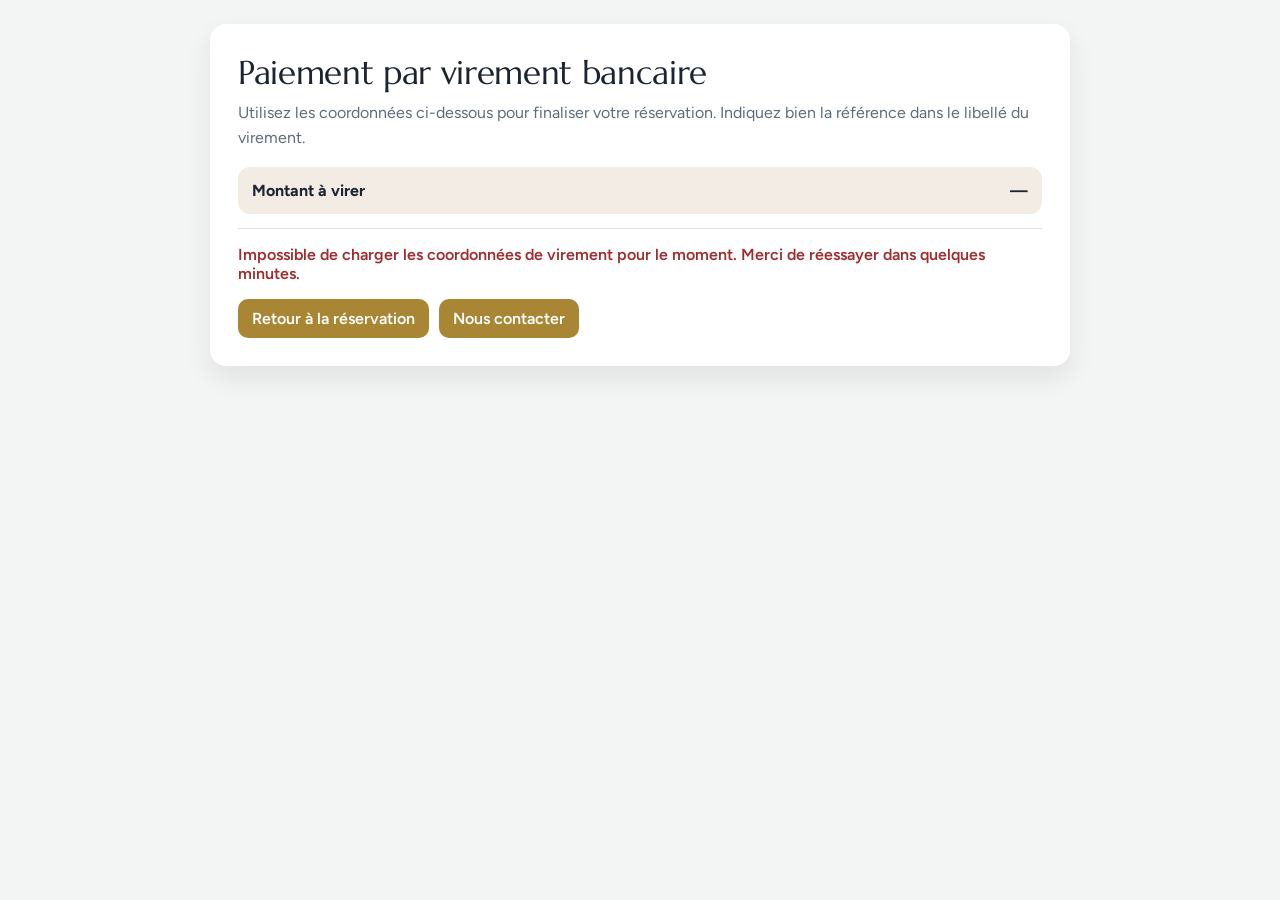
<file: virement.html>
<!doctype html>
<html lang="fr">
<head>
  <meta charset="UTF-8" />
  <meta name="viewport" content="width=device-width, initial-scale=1.0" />
  <title>Virement bancaire - KD Conciergerie</title>
  <style>
    :root {
      --bg: #f8f5f1;
      --card: #fff;
      --text: #1f1f1f;
      --muted: #6d6d6d;
      --brand: #b79065;
      --brand-dark: #9b7a54;
      --line: #ece5dc;
    }
    * { box-sizing: border-box; }
    body {
      margin: 0;
      font-family: Inter, Arial, sans-serif;
      background: var(--bg);
      color: var(--text);
      padding: 24px;
    }
    .shell {
      max-width: 860px;
      margin: 0 auto;
    }
    .card {
      background: var(--card);
      border-radius: 16px;
      box-shadow: 0 12px 28px rgba(0, 0, 0, 0.08);
      padding: 28px;
      margin-bottom: 16px;
    }
    h1 {
      margin: 0 0 8px;
      font-size: clamp(1.6rem, 2.6vw, 2.1rem);
    }
    .lead {
      margin: 0;
      color: var(--muted);
      line-height: 1.55;
    }
    .amount {
      margin-top: 16px;
      padding: 14px;
      border-radius: 12px;
      background: #f3ece4;
      display: flex;
      align-items: center;
      justify-content: space-between;
      gap: 10px;
      font-weight: 700;
    }
    .banner {
      margin-top: 12px;
      border-radius: 12px;
      padding: 10px 12px;
      font-size: 0.95rem;
    }
    .banner.test { background: #fff4d8; color: #695100; }
    .banner.live { background: #e8f7ef; color: #16582e; }
    .rows {
      margin-top: 14px;
      border-top: 1px solid var(--line);
    }
    .row {
      display: grid;
      grid-template-columns: 170px 1fr auto;
      gap: 10px;
      align-items: center;
      border-bottom: 1px solid var(--line);
      padding: 12px 0;
    }
    .row dt {
      font-weight: 600;
      color: #5e5e5e;
    }
    .row dd {
      margin: 0;
      word-break: break-word;
    }
    .copy-btn, .btn {
      border: 0;
      border-radius: 10px;
      padding: 10px 14px;
      font-weight: 600;
      cursor: pointer;
    }
    .copy-btn {
      background: #f2ece5;
      color: var(--text);
    }
    .btn-primary {
      background: var(--brand);
      color: #fff;
      text-decoration: none;
      display: inline-block;
    }
    .btn-primary:hover { background: var(--brand-dark); }
    .actions {
      margin-top: 16px;
      display: flex;
      gap: 10px;
      flex-wrap: wrap;
    }
    ul {
      margin: 10px 0 0;
      padding-left: 20px;
      color: #444;
      line-height: 1.5;
    }
    .error {
      margin-top: 12px;
      color: #a12c2c;
      font-weight: 600;
    }
    @media (max-width: 700px) {
      .row { grid-template-columns: 1fr; }
    }
  </style>
  <link rel="preconnect" href="https://fonts.googleapis.com" />
  <link rel="preconnect" href="https://fonts.gstatic.com" crossorigin />
  <link href="https://fonts.googleapis.com/css2?family=Figtree:wght@400;500;600;700&family=Marcellus&display=swap" rel="stylesheet" />
  <link rel="stylesheet" href="./assets/kd-theme.css?v=1" />
</head>
<body>
  <main class="shell">
    <section class="card">
      <h1>Paiement par virement bancaire</h1>
      <p class="lead">Utilisez les coordonnées ci-dessous pour finaliser votre réservation. Indiquez bien la référence dans le libellé du virement.</p>
      <div class="amount">
        <span>Montant à virer</span>
        <strong id="amountValue">—</strong>
      </div>
      <div id="modeBanner" class="banner test" hidden></div>
      <dl class="rows" id="bankRows"></dl>
      <div id="instructions"></div>
      <p id="supportText"></p>
      <p class="error" id="errorText" hidden></p>
      <div class="actions">
        <a class="btn btn-primary" href="./reservation.html">Retour à la réservation</a>
        <a class="btn btn-primary" href="./contact.html">Nous contacter</a>
      </div>
    </section>
  </main>

  <script>
    const BANK_TRANSFER_FUNCTION_URL = "https://oyhddkzdnwxbectbdzdl.supabase.co/functions/v1/bank-transfer-info";

    const params = new URLSearchParams(window.location.search);
    const amountFromQuery = Number(params.get("amount") || 0);
    const bookingId = String(params.get("id") || "").trim() || null;
    const adults = Number(params.get("adults") || 0);
    const children = Number(params.get("children") || 0);
    const babies = Number(params.get("babies") || 0);

    const formatMoney = (value) =>
      new Intl.NumberFormat("fr-FR", { style: "currency", currency: "EUR", minimumFractionDigits: 2, maximumFractionDigits: 2 })
        .format(Number(value || 0));

    const escapeHtml = (value) =>
      String(value == null ? "" : value)
        .replace(/&/g, "&amp;")
        .replace(/</g, "&lt;")
        .replace(/>/g, "&gt;")
        .replace(/"/g, "&quot;")
        .replace(/'/g, "&#39;");

    const copyToClipboard = async (value, button) => {
      try {
        await navigator.clipboard.writeText(value);
        button.textContent = "Copié";
        window.setTimeout(() => { button.textContent = "Copier"; }, 1300);
      } catch {
        button.textContent = "Erreur copie";
        window.setTimeout(() => { button.textContent = "Copier"; }, 1300);
      }
    };

    const render = (info) => {
      document.getElementById("amountValue").textContent =
        info?.amountFormatted || (Number.isFinite(amountFromQuery) && amountFromQuery > 0 ? formatMoney(amountFromQuery) : "—");

      const banner = document.getElementById("modeBanner");
      const isTest = info?.mode !== "live";
      banner.hidden = false;
      banner.className = `banner ${isTest ? "test" : "live"}`;
      banner.textContent = isTest
        ? (info?.notice || "Coordonnées de test — n'effectuez aucun virement réel.")
        : "Coordonnées officielles — virement vers KD Conciergerie.";

      const rows = [
        { label: "Bénéficiaire", value: info?.bank?.beneficiary, copy: info?.bank?.beneficiary },
        { label: "IBAN", value: info?.bank?.iban, copy: (info?.bank?.iban || "").replace(/\s+/g, "") },
        { label: "BIC / SWIFT", value: info?.bank?.bic, copy: info?.bank?.bic },
        { label: "Banque", value: info?.bank?.name, copy: info?.bank?.name },
        { label: "Adresse banque", value: info?.bank?.address, copy: info?.bank?.address },
        { label: "Référence", value: info?.reference, copy: info?.reference }
      ];

      const rowsEl = document.getElementById("bankRows");
      rowsEl.innerHTML = rows.filter((r) => r.value).map((r) => `
        <div class="row">
          <dt>${escapeHtml(r.label)}</dt>
          <dd>${escapeHtml(r.value)}</dd>
          <button type="button" class="copy-btn" data-copy="${escapeHtml(r.copy || r.value)}">Copier</button>
        </div>
      `).join("");

      rowsEl.querySelectorAll(".copy-btn").forEach((btn) => {
        btn.addEventListener("click", () => copyToClipboard(btn.getAttribute("data-copy") || "", btn));
      });

      const steps = Array.isArray(info?.instructions) ? info.instructions : [];
      document.getElementById("instructions").innerHTML = steps.length
        ? `<ul>${steps.map((step) => `<li>${escapeHtml(step)}</li>`).join("")}</ul>`
        : "";

      const support = info?.support?.email;
      document.getElementById("supportText").innerHTML = support
        ? `Besoin d'aide ? Écrivez-nous à <a href="mailto:${escapeHtml(support)}">${escapeHtml(support)}</a>.`
        : "";
    };

    const showError = (message) => {
      const el = document.getElementById("errorText");
      el.hidden = false;
      el.textContent = message;
    };

    const readGuestFromStorage = () => {
      try {
        const raw = window.sessionStorage.getItem("kd-guest-contact");
        if (!raw) return {};
        const o = JSON.parse(raw);
        return typeof o === "object" && o ? o : {};
      } catch {
        return {};
      }
    };

    const loadTransferInfo = async () => {
      const guests = Math.max(0, adults) + Math.max(0, children) + Math.max(0, babies);
      const description = guests > 0
        ? `Réservation KD Conciergerie (${guests} voyageur${guests > 1 ? "s" : ""})`
        : "Réservation KD Conciergerie";

      const guest = readGuestFromStorage();
      const arrive = params.get("arrive");
      const depart = params.get("depart");
      let staySummary = "";
      if (arrive && depart) {
        const df = (d) => new Date(d).toLocaleDateString("fr-FR");
        staySummary = `Du ${df(arrive)} au ${df(depart)}`;
      }

      const response = await fetch(BANK_TRANSFER_FUNCTION_URL, {
        method: "POST",
        headers: { "Content-Type": "application/json", Accept: "application/json" },
        body: JSON.stringify({
          amount: Number.isFinite(amountFromQuery) && amountFromQuery > 0 ? amountFromQuery : null,
          bookingId,
          description,
          customerEmail: typeof guest.email === "string" ? guest.email.trim() : null,
          customerPhone: typeof guest.phone === "string" ? guest.phone.trim() : null,
          guestFirstName: typeof guest.guestFirstName === "string" ? guest.guestFirstName.trim() : null,
          propertyTitle: typeof guest.propertyTitle === "string" ? guest.propertyTitle.trim() : null,
          staySummary: staySummary || null
        })
      });

      const contentType = response.headers.get("content-type") || "";
      const payload = contentType.includes("application/json")
        ? await response.json()
        : { error: await response.text() };

      if (!response.ok) {
        throw new Error(String(payload?.error || payload?.message || `Erreur serveur (${response.status})`));
      }
      return payload;
    };

    (async () => {
      try {
        const info = await loadTransferInfo();
        render(info);
      } catch (error) {
        console.error(error);
        showError("Impossible de charger les coordonnées de virement pour le moment. Merci de réessayer dans quelques minutes.");
      }
    })();
  </script>
</body>
</html>
</file>
<file: assets/kd-theme.css>
/* KD Conciergerie : thème commun à toutes les pages.
   Chargé en dernier dans <head> pour remplacer les anciennes couleurs. */

:root {
  --kd-ink: #10263b;
  --kd-sea: #1f6f8b;
  --kd-sea-dark: #17566c;
  --kd-gold: #ceaa53;
  --kd-gold-dark: #a88633;
  --kd-limestone: #f3f5f4;
  --kd-text: #1b2430;
  --kd-muted: #5e6b78;
  --kd-line: #dce3e6;
  --kd-max: 1180px;
  --kd-display: "Marcellus", Georgia, serif;
  --kd-body: "Figtree", system-ui, -apple-system, "Segoe UI", sans-serif;

  /* Anciennes variables des pages existantes, redirigées vers la nouvelle palette */
  --bg: var(--kd-limestone);
  --text: var(--kd-text);
  --muted: var(--kd-muted);
  --line: var(--kd-line);
  --blue: var(--kd-sea);
  --blue-deep: var(--kd-ink);
  --green: var(--kd-sea);
  --blue-soft: #e8f1f4;
  --green-soft: #e8f1f4;
  --cream: #eaf0f1;
  --cream-soft: #fbfcfc;
  --brand: var(--kd-gold-dark);
  --brand-dark: var(--kd-ink);
  --font-ui: var(--kd-body);
  --font-display: var(--kd-display);
}

html { scroll-behavior: smooth; }
@media (prefers-reduced-motion: reduce) { html { scroll-behavior: auto; } }

body {
  font-family: var(--kd-body) !important;
  color: var(--kd-text);
  background: var(--kd-limestone) !important;
  margin: 0;
  -webkit-font-smoothing: antialiased;
}

h1, h2 {
  font-family: var(--kd-display);
  font-weight: 400;
  letter-spacing: -0.01em;
}

:focus-visible {
  outline: 3px solid var(--kd-gold);
  outline-offset: 3px;
}

/* ---------- Boutons ---------- */
.kd-btn {
  display: inline-flex;
  align-items: center;
  justify-content: center;
  min-height: 50px;
  padding: 0 24px;
  border-radius: 999px;
  font: 600 1rem/1 var(--kd-body);
  text-decoration: none;
  cursor: pointer;
  border: 1px solid transparent;
  transition: background-color 0.2s ease, color 0.2s ease, border-color 0.2s ease;
}
.kd-btn-gold { background: var(--kd-gold); color: var(--kd-ink); }
.kd-btn-gold:hover { background: #dbbb6c; }
.kd-btn-glass {
  background: rgba(255, 255, 255, 0.1);
  color: #fff;
  border-color: rgba(255, 255, 255, 0.55);
  backdrop-filter: blur(6px);
  -webkit-backdrop-filter: blur(6px);
}
.kd-btn-glass:hover { background: rgba(255, 255, 255, 0.22); }
.kd-btn-outline { background: transparent; color: var(--kd-ink); border-color: var(--kd-ink); }
.kd-btn-outline:hover { background: var(--kd-ink); color: #fff; }

/* ---------- En-tête de l'accueil ---------- */
.kd-header {
  position: fixed;
  inset: 0 0 auto 0;
  z-index: 50;
  transition: background-color 0.3s ease, box-shadow 0.3s ease;
}
.kd-header.is-solid, .kd-header.menu-open {
  background: rgba(16, 38, 59, 0.94);
  backdrop-filter: blur(12px);
  -webkit-backdrop-filter: blur(12px);
  box-shadow: 0 8px 30px rgba(8, 20, 33, 0.18);
}
.kd-header-inner {
  width: min(var(--kd-max), calc(100% - 32px));
  margin: 0 auto;
  min-height: 84px;
  display: flex;
  align-items: center;
  justify-content: space-between;
  gap: 24px;
}
.kd-brand img { display: block; width: 54px; height: auto; }
.kd-nav { display: flex; align-items: center; gap: 6px; }
.kd-nav a {
  color: #fff;
  text-decoration: none;
  font-weight: 500;
  padding: 10px 14px;
  border-radius: 999px;
  text-shadow: 0 1px 8px rgba(8, 20, 33, 0.35);
}
.kd-nav a:hover { background: rgba(255, 255, 255, 0.14); }
.kd-nav .kd-nav-phone {
  margin-left: 8px;
  border: 1px solid rgba(255, 255, 255, 0.6);
  text-shadow: none;
}
.kd-menu-btn {
  display: none;
  width: 48px;
  height: 48px;
  border-radius: 14px;
  border: 1px solid rgba(255, 255, 255, 0.5);
  background: rgba(255, 255, 255, 0.12);
  cursor: pointer;
  position: relative;
}
.kd-menu-btn span {
  position: absolute;
  left: 13px;
  right: 13px;
  height: 2px;
  background: #fff;
  border-radius: 2px;
  transition: transform 0.25s ease, top 0.25s ease;
}
.kd-menu-btn span:first-child { top: 18px; }
.kd-menu-btn span:last-child { top: 28px; }
.kd-menu-btn[aria-expanded="true"] span:first-child { top: 23px; transform: rotate(45deg); }
.kd-menu-btn[aria-expanded="true"] span:last-child { top: 23px; transform: rotate(-45deg); }

@media (max-width: 860px) {
  .kd-menu-btn { display: block; }
  .kd-nav {
    display: none;
    position: absolute;
    top: 84px;
    left: 0;
    right: 0;
    flex-direction: column;
    align-items: stretch;
    gap: 4px;
    padding: 8px 16px 20px;
    background: rgba(16, 38, 59, 0.97);
  }
  .kd-nav.is-open { display: flex; }
  .kd-nav a { padding: 16px; font-size: 1.08rem; border-radius: 14px; }
  .kd-nav .kd-nav-phone { margin: 8px 0 0; text-align: center; }
}

/* ---------- Pied de page ---------- */
.kd-footer { background: var(--kd-ink); color: rgba(255, 255, 255, 0.75); padding: 64px 0 28px; }
.kd-footer-inner {
  width: min(var(--kd-max), calc(100% - 32px));
  margin: 0 auto;
  display: grid;
  grid-template-columns: 1.2fr 1fr 1fr;
  gap: 40px;
}
.kd-footer h3 { color: #fff; font: 600 1rem var(--kd-body); margin: 6px 0 12px; }
.kd-footer p { margin: 14px 0 0; line-height: 1.9; }
.kd-footer a { color: rgba(255, 255, 255, 0.85); text-decoration: none; }
.kd-footer a:hover { color: var(--kd-gold); }
.kd-footer .kd-footer-copy {
  width: min(var(--kd-max), calc(100% - 32px));
  margin: 48px auto 0;
  padding-top: 22px;
  border-top: 1px solid rgba(255, 255, 255, 0.12);
  font-size: 0.9rem;
}
@media (max-width: 760px) { .kd-footer-inner { grid-template-columns: 1fr; gap: 28px; } }

/* ---------- Pages existantes (Logements, Estimation, Contact, etc.) ---------- */
header:not(.kd-header) {
  background: rgba(243, 245, 244, 0.9) !important;
  backdrop-filter: blur(14px) !important;
  -webkit-backdrop-filter: blur(14px) !important;
  border-bottom: 1px solid var(--kd-line) !important;
}
header:not(.kd-header) .brand-logo {
  width: 52px !important;
  height: auto !important;
  padding: 0 !important;
  box-shadow: none !important;
  background: transparent !important;
  border-radius: 0 !important;
}
header:not(.kd-header) .menu-btn {
  border-color: var(--kd-line);
  background: #fff;
  color: var(--kd-ink);
}
.nav-links a.is-active {
  background: rgba(31, 111, 139, 0.1) !important;
  color: var(--kd-sea) !important;
  border-color: rgba(31, 111, 139, 0.25) !important;
}
.back-link { color: var(--kd-sea) !important; }

#heroInsights[hidden] { display: none !important; }
</file>
